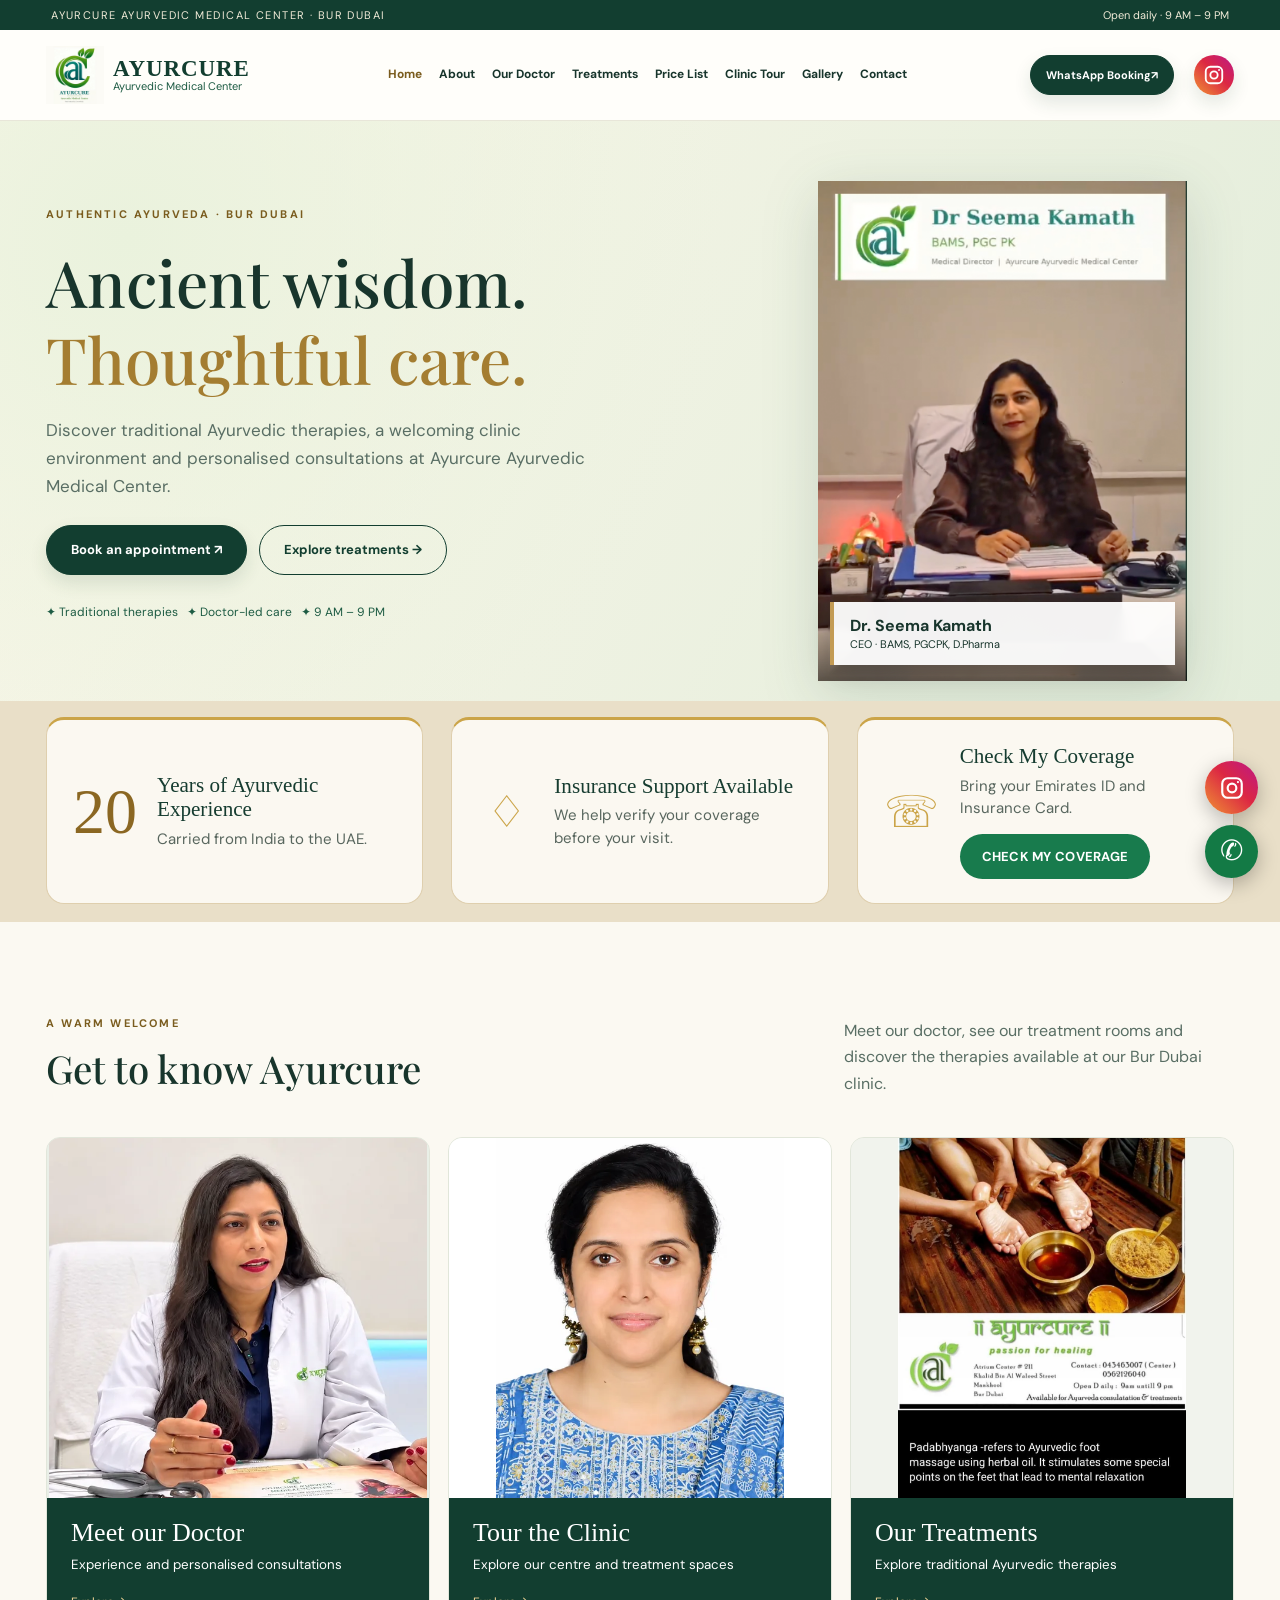
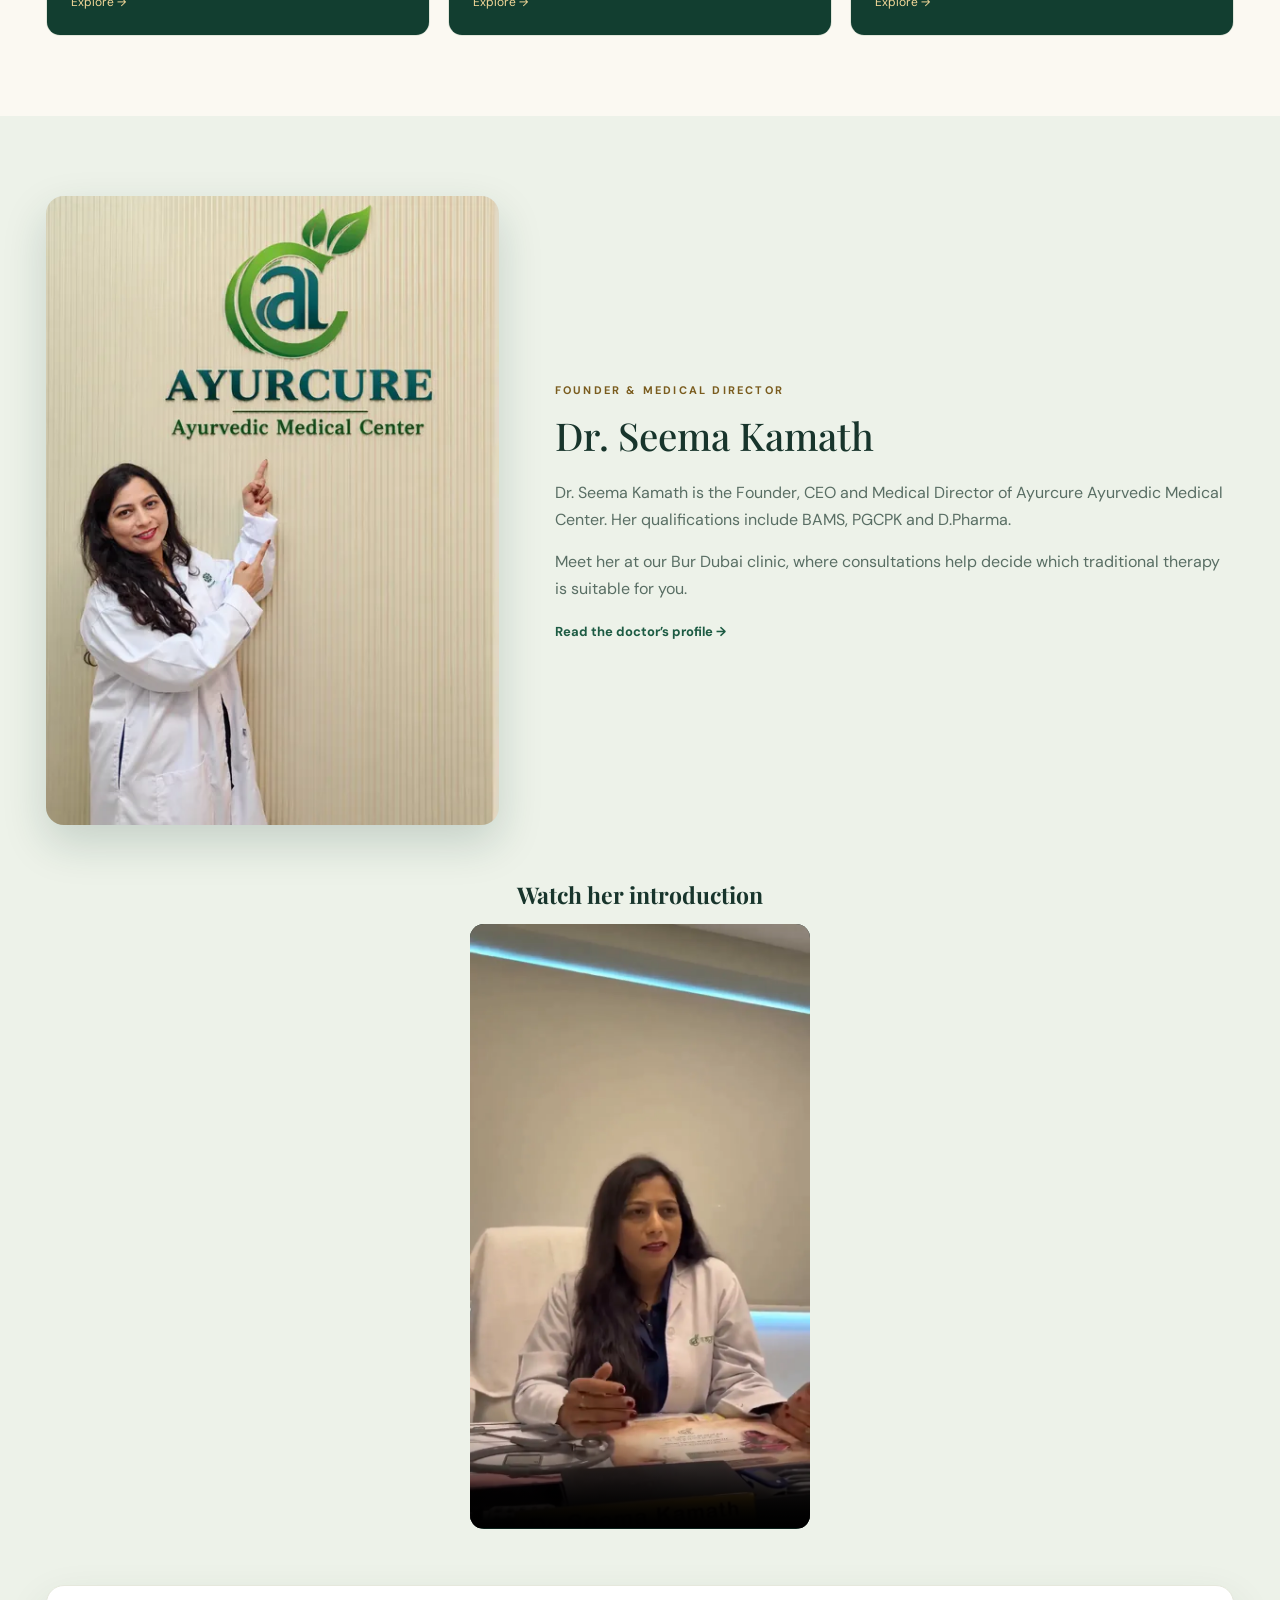
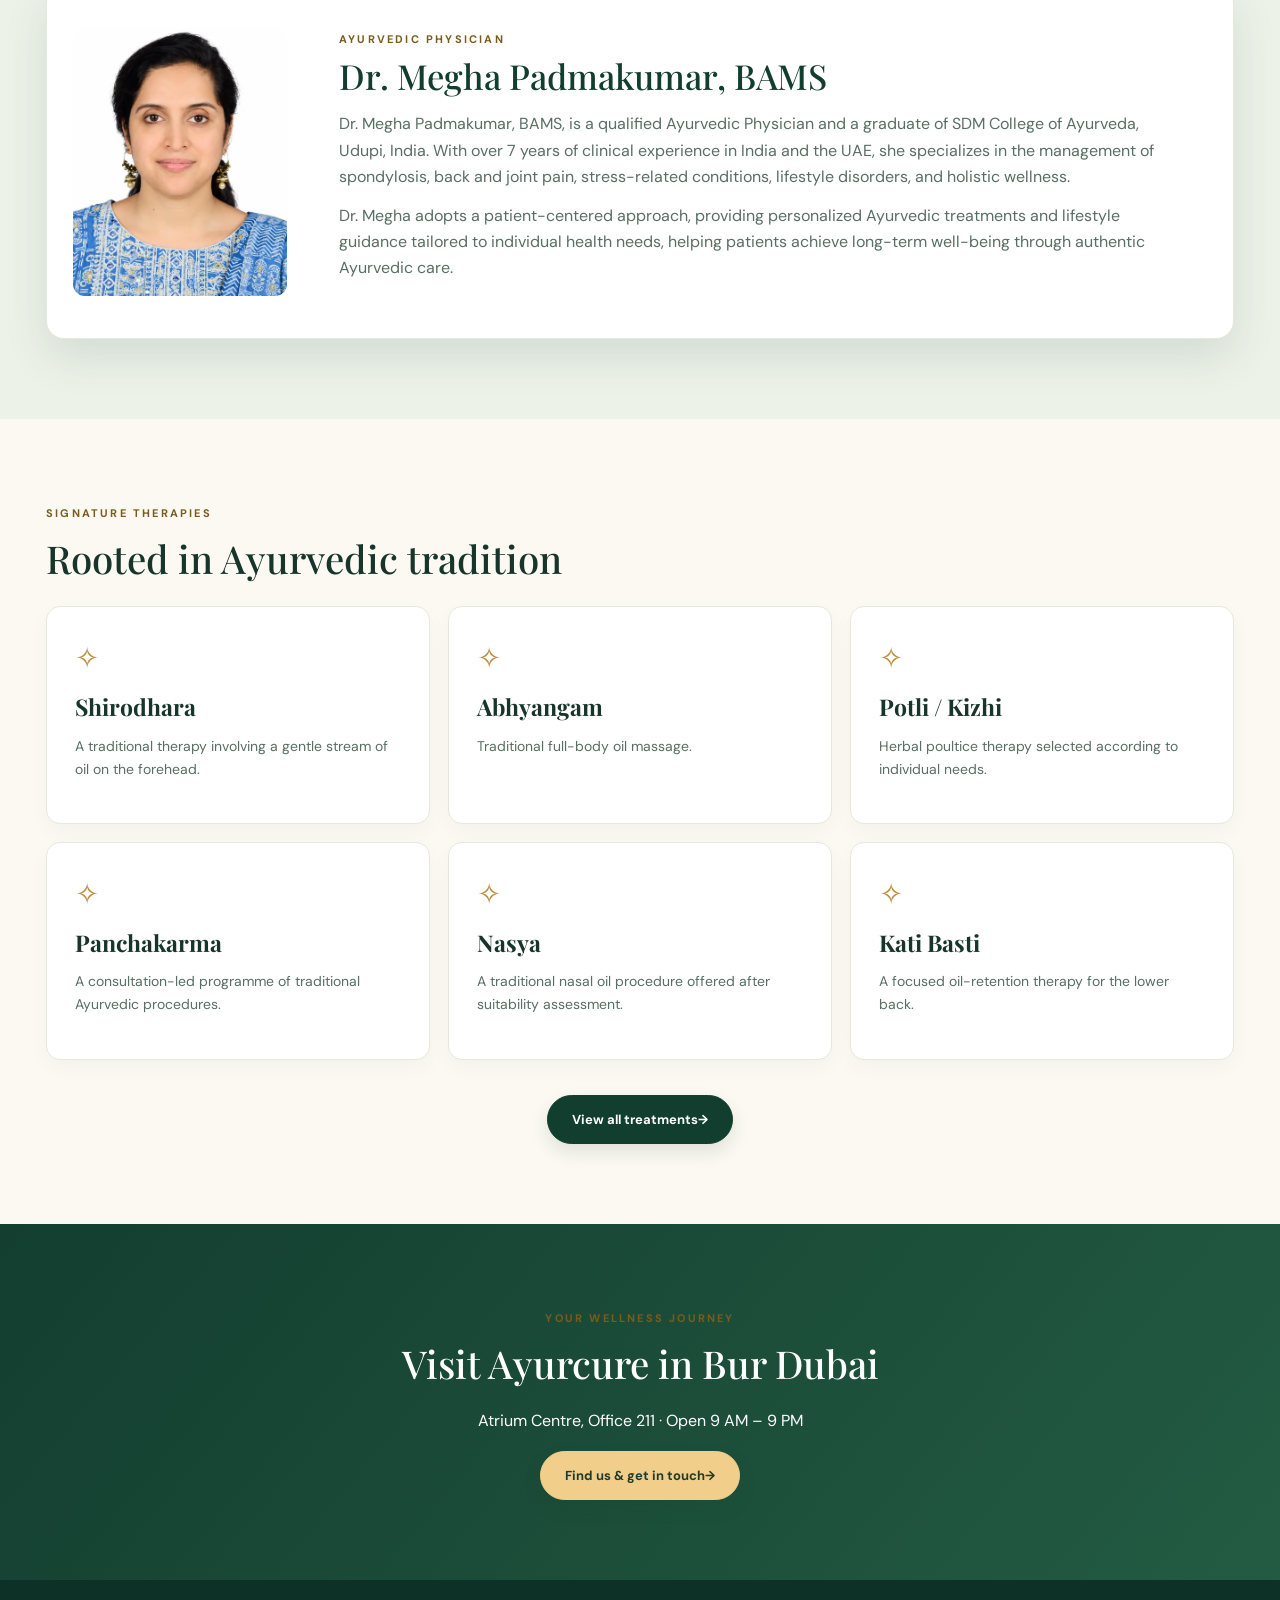
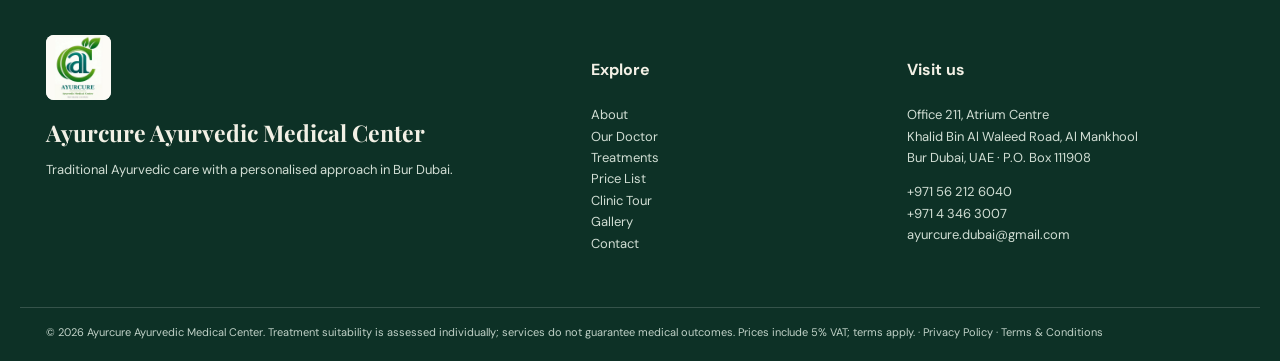
<file: index.html>
<!DOCTYPE html>
<html lang="en"><head><meta charset="utf-8"><meta name="viewport" content="width=device-width,initial-scale=1"><title>Ayurvedic Clinic in Bur Dubai | Ayurcure</title><meta name="description" content="Doctor-led Ayurvedic treatments in Bur Dubai: Shirodhara, Abhyangam, Panchakarma and more. Open daily 9 AM–9 PM. Book on WhatsApp."><link rel="canonical" href="https://www.myayurcure.net/"><meta name="robots" content="index,follow,max-image-preview:large"><meta name="theme-color" content="#123e30"><meta property="og:type" content="website"><meta property="og:site_name" content="Ayurcure Ayurvedic Medical Center"><meta property="og:title" content="Ayurvedic Clinic in Bur Dubai | Ayurcure"><meta property="og:description" content="Doctor-led Ayurvedic treatments in Bur Dubai: Shirodhara, Abhyangam, Panchakarma and more. Open daily 9 AM–9 PM. Book on WhatsApp."><meta property="og:url" content="https://www.myayurcure.net/"><meta property="og:image" content="https://www.myayurcure.net/branding/og-image.jpg"><meta property="og:image:width" content="1200"><meta property="og:image:height" content="630"><meta property="og:locale" content="en_AE"><meta name="twitter:card" content="summary_large_image"><meta name="twitter:title" content="Ayurvedic Clinic in Bur Dubai | Ayurcure"><meta name="twitter:description" content="Doctor-led Ayurvedic treatments in Bur Dubai: Shirodhara, Abhyangam, Panchakarma and more. Open daily 9 AM–9 PM. Book on WhatsApp."><meta name="twitter:image" content="https://www.myayurcure.net/branding/og-image.jpg"><link rel="icon" href="/favicon.ico" sizes="any"><link rel="icon" href="/favicon-32.png" type="image/png" sizes="32x32"><link rel="apple-touch-icon" href="/apple-touch-icon.png"><link rel="preconnect" href="https://fonts.googleapis.com"><link rel="preconnect" href="https://fonts.gstatic.com" crossorigin><link rel="stylesheet" href="https://fonts.googleapis.com/css2?family=DM+Sans:wght@400;600;700&family=Playfair+Display:wght@500;600;700&display=swap"><link rel="preload" as="image" href="branding/dr-seema-ceo.png" fetchpriority="high"><script type="application/ld+json">{"@context": "https://schema.org", "@type": "MedicalClinic", "name": "Ayurcure Ayurvedic Medical Center", "url": "https://www.myayurcure.net/", "image": "https://www.myayurcure.net/branding/og-image.jpg", "sameAs": ["https://www.instagram.com/ayurcureayurveda/"], "telephone": "+971562126040", "email": "ayurcure.dubai@gmail.com", "medicalSpecialty": "Ayurveda", "priceRange": "AED 99 - AED 2,800+", "address": {"@type": "PostalAddress", "streetAddress": "Office 211, Atrium Centre, Khalid Bin Al Waleed Road, Al Mankhool", "addressLocality": "Bur Dubai", "addressRegion": "Dubai", "addressCountry": "AE"}, "hasMap": "https://maps.app.goo.gl/LZnD4BuZsYYrTYvo7", "openingHoursSpecification": [{"@type": "OpeningHoursSpecification", "dayOfWeek": ["Monday", "Tuesday", "Wednesday", "Thursday", "Friday", "Saturday", "Sunday"], "opens": "09:00", "closes": "21:00"}], "founder": {"@type": "Person", "name": "Dr. Seema Kamath"}}</script><link rel="stylesheet" href="style.css?v=20261102"></head><body><a class="skip" href="#main">Skip to content</a><div class="topline">AYURCURE AYURVEDIC MEDICAL CENTER · BUR DUBAI <span>Open daily · 9 AM – 9 PM</span></div><header><div class="shell header"><a class="identity" href="index.html"><img alt="Ayurcure emblem" src="branding/logo.jpg" width="58" height="63"/><span><strong>AYURCURE</strong><small>Ayurvedic Medical Center</small></span></a><button class="hamburger" id="menu" type="button" aria-label="Toggle menu" aria-expanded="false" aria-controls="nav">☰</button><nav id="nav" aria-label="Main"><a class="active" aria-current="page" href="index.html">Home</a><a href="about.html">About</a><a href="doctors.html">Our Doctor</a><a href="treatments.html">Treatments</a><a href="pricing.html">Price List</a><a href="clinic-tour.html">Clinic Tour</a><a href="gallery.html">Gallery</a><a href="contact.html">Contact</a></nav><a class="btn small desktop" href="https://wa.me/971562126040?text=Hello%20Ayurcure%2C%20I%20would%20like%20to%20enquire%20about%20an%20appointment." rel="noopener" target="_blank">WhatsApp Booking <span aria-hidden="true">↗</span></a><a class="igbtn desktop" href="https://www.instagram.com/ayurcureayurveda/" target="_blank" rel="noopener noreferrer" aria-label="Ayurcure on Instagram"><svg width="22" height="22" viewBox="0 0 24 24" fill="none" stroke="currentColor" stroke-width="2" stroke-linecap="round" stroke-linejoin="round" aria-hidden="true"><rect x="3" y="3" width="18" height="18" rx="5"/><circle cx="12" cy="12" r="4"/><circle cx="17.5" cy="6.5" r="1" fill="currentColor" stroke="none"/></svg></a></div></header><main id="main"><section class="hero"><div class="shell hero-grid"><div class="herotext"><span class="eyebrow">AUTHENTIC AYURVEDA · BUR DUBAI</span><h1>Ancient wisdom.<br/><i>Thoughtful care.</i></h1><p>Discover traditional Ayurvedic therapies, a welcoming clinic environment and personalised consultations at Ayurcure Ayurvedic Medical Center.</p><div class="actions"><a class="btn" href="https://wa.me/971562126040?text=Hello%20Ayurcure%2C%20I%20would%20like%20to%20enquire%20about%20an%20appointment." rel="noopener" target="_blank">Book an appointment ↗</a><a class="btn ghost" href="treatments.html">Explore treatments →</a></div><div class="minifeatures">✦ Traditional therapies   ✦ Doctor-led care   ✦ 9 AM – 9 PM</div></div><div class="heroimage"><div class="doctor-photo-frame"><img alt="Dr. Seema Kamath" src="branding/dr-seema-ceo.png"/><div class="doctorlabel"><strong>Dr. Seema Kamath</strong><span>CEO · BAMS, PGCPK, D.Pharma</span></div></div></div></div></section><section class="legacy-insurance-banner" aria-label="Experience and insurance information"><div class="shell legacy-insurance-grid"><div class="legacy-info-card"><span class="legacy-number">20</span><div><p class="legacy-title">Years of Ayurvedic Experience</p><p>Carried from India to the UAE.</p></div></div><div class="legacy-info-card"><span class="legacy-symbol" aria-hidden="true">♢</span><div><p class="legacy-title">Insurance Support Available</p><p>We help verify your coverage before your visit.</p></div></div><div class="legacy-info-card"><span class="legacy-symbol" aria-hidden="true">☏</span><div><p class="legacy-title">Check My Coverage</p><p>Bring your Emirates ID and Insurance Card.</p><a class="legacy-coverage-btn" href="https://wa.me/971562126040?text=Hello%20Ayurcure%2C%20I%20would%20like%20to%20check%20my%20insurance%20coverage%20for%20Ayurvedic%20treatments.%20Please%20advise%20what%20information%20is%20required." target="_blank" rel="noopener noreferrer">CHECK MY COVERAGE</a></div></div></div></section><section class="shell section"><div class="sectiontop"><div><span class="eyebrow">A WARM WELCOME</span><h2>Get to know Ayurcure</h2></div><p>Meet our doctor, see our treatment rooms and discover the therapies available at our Bur Dubai clinic.</p></div><div class="cards"><a class="tile" href="doctors.html"><img class="seemaimg" alt="Dr. Seema Kamath, Founder and Medical Director of Ayurcure, speaking with patients" loading="lazy" decoding="async" width="640" height="608" src="photos/dr-seema-tile-640.webp" srcset="photos/dr-seema-tile-640.webp 640w, photos/dr-seema-tile-960.webp 960w" sizes="(max-width:540px) 92vw, (max-width:850px) 46vw, 400px"/><span class="tilecontent"><strong>Meet our Doctor</strong><small>Experience and personalised consultations</small><em>Explore <span aria-hidden="true">→</span></em></span></a><a class="tile" href="clinic-tour.html"><img class="faceimg" alt="Tour the Clinic: Dr. Megha Padmakumar, Ayurvedic Physician at Ayurcure" loading="lazy" decoding="async" width="480" height="600" src="photos/dr-megha-480.webp" srcset="photos/dr-megha-480.webp 480w, photos/dr-megha-768.webp 768w" sizes="(max-width:540px) 92vw, (max-width:850px) 46vw, 400px"/><span class="tilecontent"><strong>Tour the Clinic</strong><small>Explore our centre and treatment spaces</small><em>Explore <span aria-hidden="true">→</span></em></span></a><a class="tile" href="treatments.html"><img alt="Ayurvedic herbal treatment at Ayurcure" loading="lazy" src="photos/photo-12.webp"/><span class="tilecontent"><strong>Our Treatments</strong><small>Explore traditional Ayurvedic therapies</small><em>Explore <span aria-hidden="true">→</span></em></span></a></div></section><section class="section soft"><div class="shell meet"><figure class="meetphoto"><img src="photos/dr-seema-clinic-1024.webp" srcset="photos/dr-seema-clinic-480.webp 480w, photos/dr-seema-clinic-768.webp 768w, photos/dr-seema-clinic-1024.webp 1024w" sizes="(max-width:850px) 92vw, 450px" width="1024" height="1422" loading="lazy" decoding="async" alt="Dr. Seema at Ayurcure Ayurvedic Medical Center beneath the Ayurcure clinic logo"></figure><div class="meettext"><span class="eyebrow">FOUNDER &amp; MEDICAL DIRECTOR</span><h2>Dr. Seema Kamath</h2><p>Dr. Seema Kamath is the Founder, CEO and Medical Director of Ayurcure Ayurvedic Medical Center. Her qualifications include BAMS, PGCPK and D.Pharma.</p><p>Meet her at our Bur Dubai clinic, where consultations help decide which traditional therapy is suitable for you.</p><a class="textlink" href="doctors.html">Read the doctor’s profile <span aria-hidden="true">→</span></a></div><div class="meetvideo"><h3>Watch her introduction</h3><div class="vwrap"><video controls playsinline preload="none" poster="posters/doctor-intro.webp" width="720" height="1280" aria-label="Introduction by Dr. Seema Kamath"><source src="doctor-intro-kn.mp4" type="video/mp4">Your browser does not support video playback.</video></div></div><article class="profile" aria-labelledby="megha-name"><figure class="profilephoto"><img src="photos/dr-megha-768.webp" srcset="photos/dr-megha-480.webp 480w, photos/dr-megha-768.webp 768w" sizes="(max-width:850px) 92vw, 380px" width="768" height="960" loading="lazy" decoding="async" alt="Portrait of Dr. Megha Padmakumar, Ayurvedic Physician at Ayurcure"></figure><div class="profiletext"><span class="eyebrow">AYURVEDIC PHYSICIAN</span><h3 id="megha-name">Dr. Megha Padmakumar, BAMS</h3><p>Dr. Megha Padmakumar, BAMS, is a qualified Ayurvedic Physician and a graduate of SDM College of Ayurveda, Udupi, India. With over 7 years of clinical experience in India and the UAE, she specializes in the management of spondylosis, back and joint pain, stress-related conditions, lifestyle disorders, and holistic wellness.</p><p>Dr. Megha adopts a patient-centered approach, providing personalized Ayurvedic treatments and lifestyle guidance tailored to individual health needs, helping patients achieve long-term well-being through authentic Ayurvedic care.</p></div></article></div></section><section class="shell section"><span class="eyebrow">SIGNATURE THERAPIES</span><h2>Rooted in Ayurvedic tradition</h2><div class="treatmentgrid"><a class="treatcard" href="treatments.html"><span aria-hidden="true">✧</span><h3>Shirodhara</h3><p>A traditional therapy involving a gentle stream of oil on the forehead.</p></a><a class="treatcard" href="treatments.html"><span aria-hidden="true">✧</span><h3>Abhyangam</h3><p>Traditional full-body oil massage.</p></a><a class="treatcard" href="treatments.html"><span aria-hidden="true">✧</span><h3>Potli / Kizhi</h3><p>Herbal poultice therapy selected according to individual needs.</p></a><a class="treatcard" href="treatments.html"><span aria-hidden="true">✧</span><h3>Panchakarma</h3><p>A consultation-led programme of traditional Ayurvedic procedures.</p></a><a class="treatcard" href="treatments.html"><span aria-hidden="true">✧</span><h3>Nasya</h3><p>A traditional nasal oil procedure offered after suitability assessment.</p></a><a class="treatcard" href="treatments.html"><span aria-hidden="true">✧</span><h3>Kati Basti</h3><p>A focused oil-retention therapy for the lower back.</p></a></div><div class="center"><a class="btn" href="treatments.html">View all treatments <span aria-hidden="true">→</span></a></div></section><section class="section cta"><div class="shell"><span class="eyebrow">YOUR WELLNESS JOURNEY</span><h2>Visit Ayurcure in Bur Dubai</h2><p>Atrium Centre, Office 211 · Open 9 AM – 9 PM</p><a class="btn gold" href="contact.html">Find us &amp; get in touch <span aria-hidden="true">→</span></a></div></section></main><footer><div class="shell footergrid"><div><img class="footlogo" src="branding/logo.jpg" alt="Ayurcure emblem" width="65" height="65" loading="lazy"><h3>Ayurcure Ayurvedic Medical Center</h3><p>Traditional Ayurvedic care with a personalised approach in Bur Dubai.</p></div><div><h4>Explore</h4><p><a href="about.html">About</a><br><a href="doctors.html">Our Doctor</a><br><a href="treatments.html">Treatments</a><br><a href="pricing.html">Price List</a><br><a href="clinic-tour.html">Clinic Tour</a><br><a href="gallery.html">Gallery</a><br><a href="contact.html">Contact</a></p></div><div><h4>Visit us</h4><p>Office 211, Atrium Centre<br>Khalid Bin Al Waleed Road, Al Mankhool<br>Bur Dubai, UAE · P.O. Box 111908</p><p><a href="tel:+971562126040">+971 56 212 6040</a><br><a href="tel:+97143463007">+971 4 346 3007</a><br><a href="mailto:ayurcure.dubai@gmail.com">ayurcure.dubai@gmail.com</a></p></div></div><div class="shell fine">© 2026 Ayurcure Ayurvedic Medical Center. Treatment suitability is assessed individually; services do not guarantee medical outcomes. Prices include 5% VAT; terms apply. · <a href="privacy.html">Privacy Policy</a> · <a href="terms.html">Terms &amp; Conditions</a></div></footer><a class="floatig" href="https://www.instagram.com/ayurcureayurveda/" target="_blank" rel="noopener noreferrer" aria-label="Ayurcure on Instagram"><svg width="22" height="22" viewBox="0 0 24 24" fill="none" stroke="currentColor" stroke-width="2" stroke-linecap="round" stroke-linejoin="round" aria-hidden="true"><rect x="3" y="3" width="18" height="18" rx="5"/><circle cx="12" cy="12" r="4"/><circle cx="17.5" cy="6.5" r="1" fill="currentColor" stroke="none"/></svg></a><a aria-label="Enquire on WhatsApp" class="floatwa" href="https://wa.me/971562126040?text=Hello%20Ayurcure%2C%20I%20would%20like%20to%20enquire%20about%20an%20appointment." rel="noopener" target="_blank"><span aria-hidden="true">✆</span></a><div class="mbar" role="group" aria-label="Quick contact"><a href="tel:+971562126040">Call</a><a href="https://wa.me/971562126040?text=Hello%20Ayurcure%2C%20I%20would%20like%20to%20enquire%20about%20an%20appointment." target="_blank" rel="noopener">WhatsApp</a><a href="https://www.instagram.com/ayurcureayurveda/" target="_blank" rel="noopener noreferrer" aria-label="Ayurcure on Instagram">Instagram</a><a href="https://maps.app.goo.gl/LZnD4BuZsYYrTYvo7" target="_blank" rel="noopener">Directions</a></div><script src="site.js" defer></script></body></html>
</file>
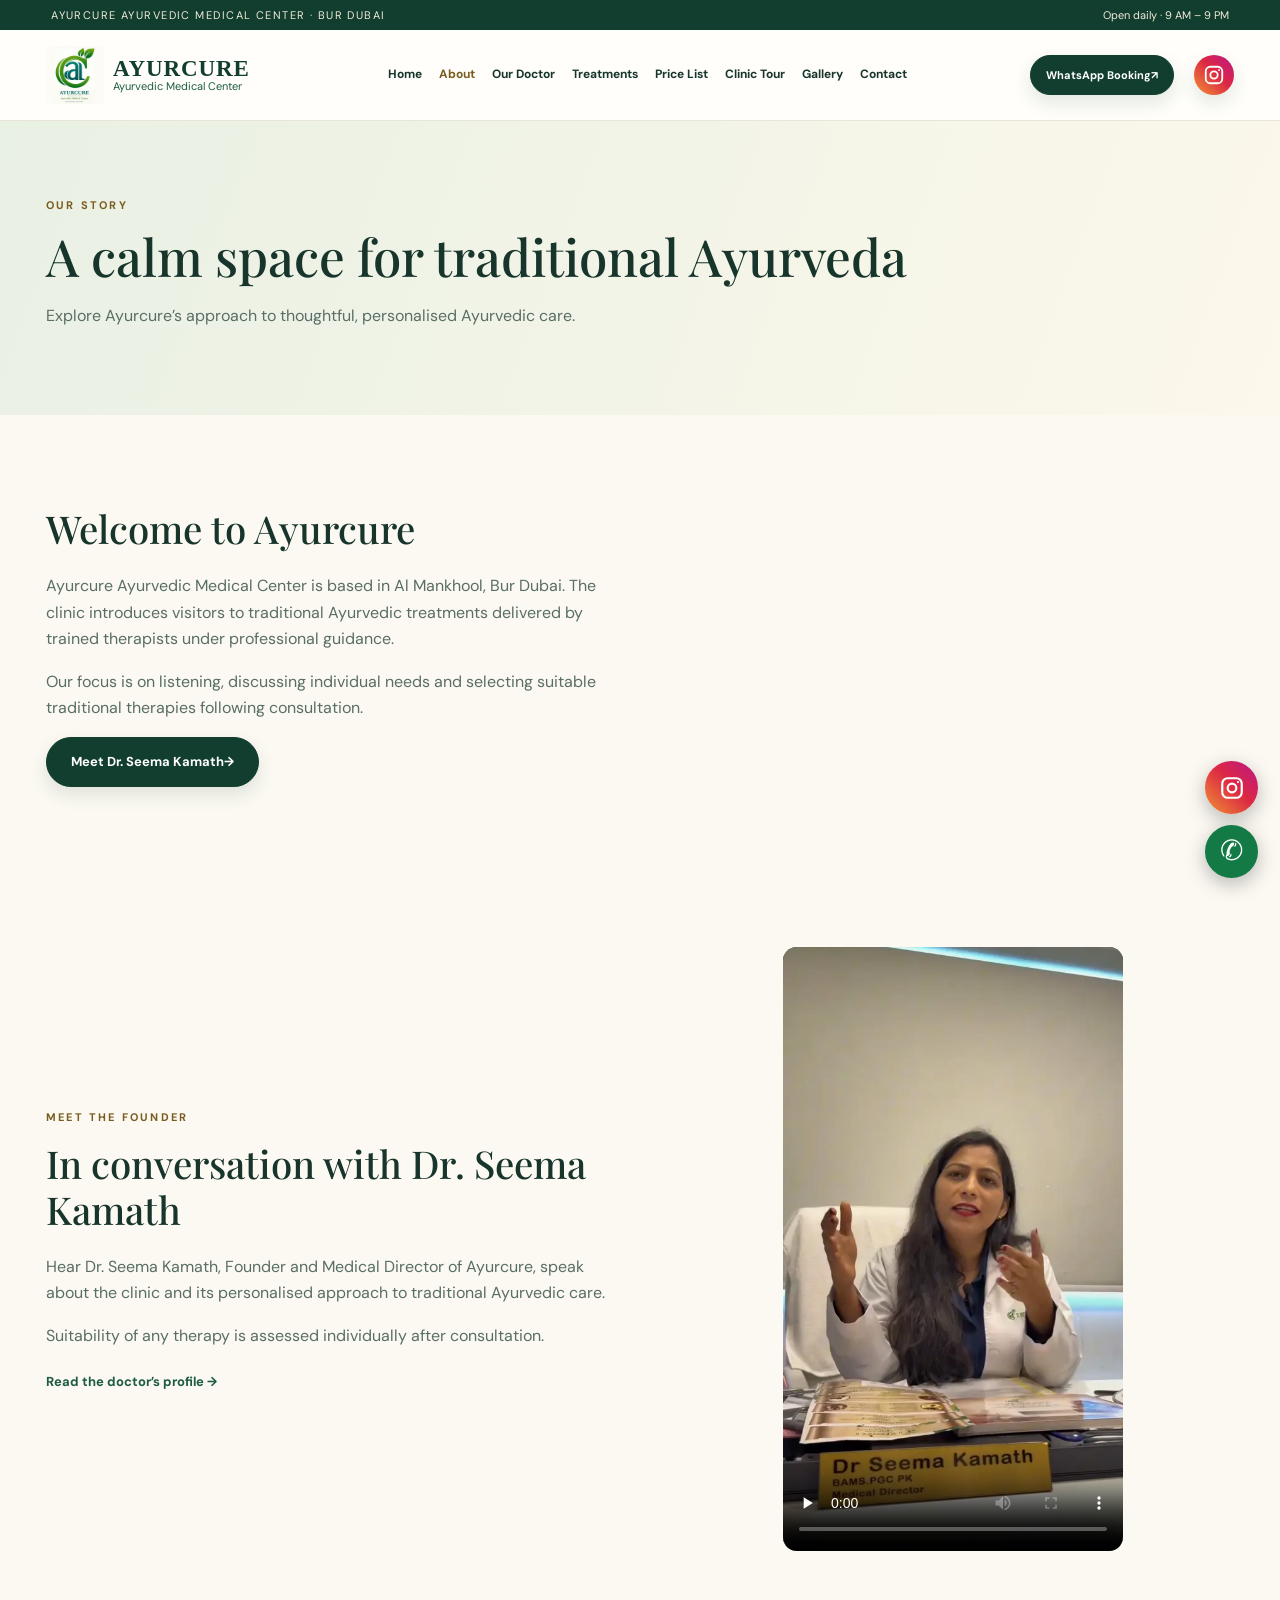
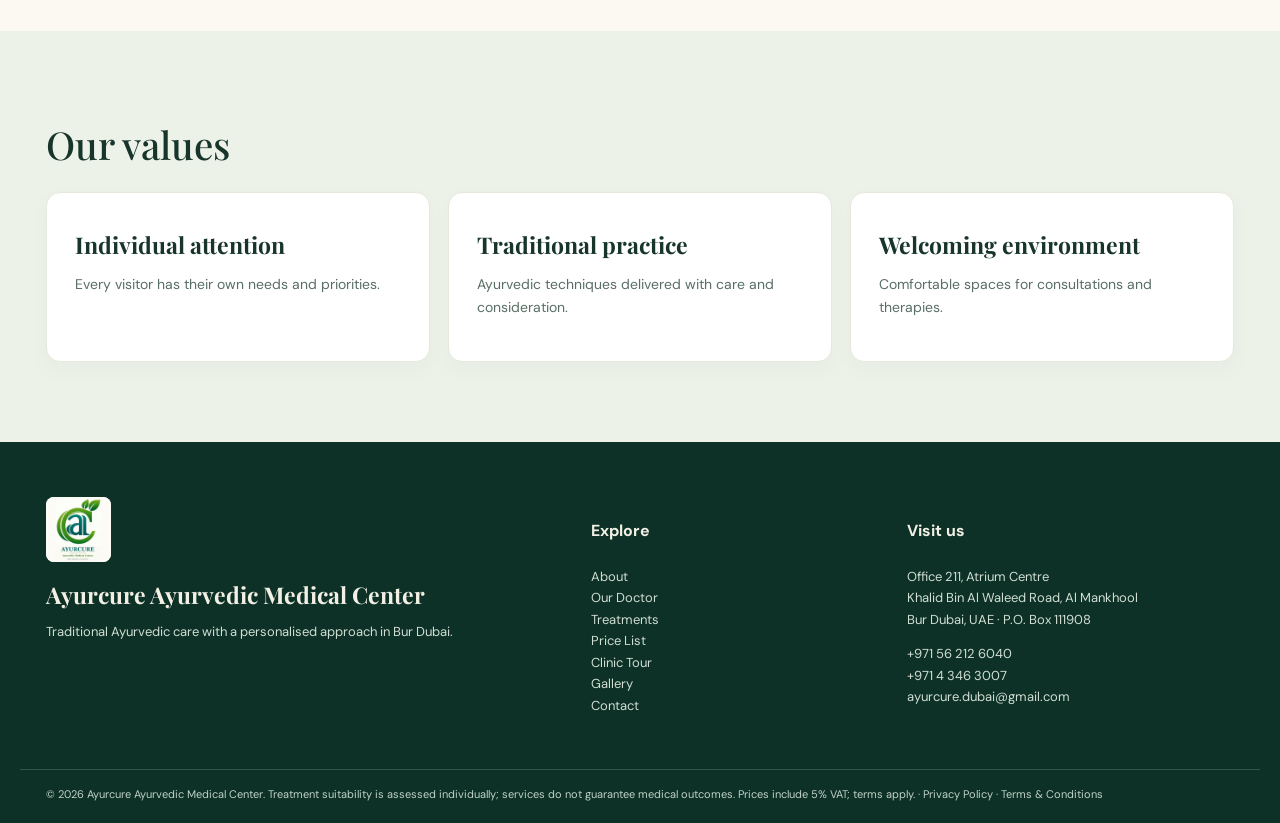
<file: about.html>
<!doctype html><html lang="en"><head><meta charset="utf-8"><meta name="viewport" content="width=device-width,initial-scale=1"><title>About Ayurcure | Ayurveda Center, Al Mankhool</title><meta name="description" content="Learn about Ayurcure’s personalised, traditional Ayurvedic care at Atrium Centre, Al Mankhool, Bur Dubai."><link rel="canonical" href="https://www.myayurcure.net/about"><meta name="robots" content="index,follow,max-image-preview:large"><meta name="theme-color" content="#123e30"><meta property="og:type" content="website"><meta property="og:site_name" content="Ayurcure Ayurvedic Medical Center"><meta property="og:title" content="About Ayurcure | Ayurveda Center, Al Mankhool"><meta property="og:description" content="Learn about Ayurcure’s personalised, traditional Ayurvedic care at Atrium Centre, Al Mankhool, Bur Dubai."><meta property="og:url" content="https://www.myayurcure.net/about"><meta property="og:image" content="https://www.myayurcure.net/branding/og-image.jpg"><meta property="og:image:width" content="1200"><meta property="og:image:height" content="630"><meta property="og:locale" content="en_AE"><meta name="twitter:card" content="summary_large_image"><meta name="twitter:title" content="About Ayurcure | Ayurveda Center, Al Mankhool"><meta name="twitter:description" content="Learn about Ayurcure’s personalised, traditional Ayurvedic care at Atrium Centre, Al Mankhool, Bur Dubai."><meta name="twitter:image" content="https://www.myayurcure.net/branding/og-image.jpg"><link rel="icon" href="/favicon.ico" sizes="any"><link rel="icon" href="/favicon-32.png" type="image/png" sizes="32x32"><link rel="apple-touch-icon" href="/apple-touch-icon.png"><link rel="preconnect" href="https://fonts.googleapis.com"><link rel="preconnect" href="https://fonts.gstatic.com" crossorigin><link rel="stylesheet" href="https://fonts.googleapis.com/css2?family=DM+Sans:wght@400;600;700&family=Playfair+Display:wght@500;600;700&display=swap"><link rel="stylesheet" href="style.css?v=20261102"></head><body><a class="skip" href="#main">Skip to content</a><div class="topline">AYURCURE AYURVEDIC MEDICAL CENTER · BUR DUBAI <span>Open daily · 9 AM – 9 PM</span></div><header><div class="shell header"><a class="identity" href="index.html"><img src="branding/logo.jpg" alt="Ayurcure emblem" width="58" height="63"><span><strong>AYURCURE</strong><small>Ayurvedic Medical Center</small></span></a><button class="hamburger" id="menu" type="button" aria-label="Toggle menu" aria-expanded="false" aria-controls="nav">☰</button><nav id="nav" aria-label="Main"><a href="index.html">Home</a><a class="active" aria-current="page" href="about.html">About</a><a href="doctors.html">Our Doctor</a><a href="treatments.html">Treatments</a><a href="pricing.html">Price List</a><a href="clinic-tour.html">Clinic Tour</a><a href="gallery.html">Gallery</a><a href="contact.html">Contact</a></nav><a class="btn small desktop" href="https://wa.me/971562126040?text=Hello%20Ayurcure%2C%20I%20would%20like%20to%20enquire%20about%20an%20appointment." target="_blank" rel="noopener">WhatsApp Booking <span aria-hidden="true">↗</span></a><a class="igbtn desktop" href="https://www.instagram.com/ayurcureayurveda/" target="_blank" rel="noopener noreferrer" aria-label="Ayurcure on Instagram"><svg width="22" height="22" viewBox="0 0 24 24" fill="none" stroke="currentColor" stroke-width="2" stroke-linecap="round" stroke-linejoin="round" aria-hidden="true"><rect x="3" y="3" width="18" height="18" rx="5"/><circle cx="12" cy="12" r="4"/><circle cx="17.5" cy="6.5" r="1" fill="currentColor" stroke="none"/></svg></a></div></header><main id="main"><section class="pagehero"><div class="shell"><span class="eyebrow">OUR STORY</span><h1>A calm space for traditional Ayurveda</h1><p>Explore Ayurcure’s approach to thoughtful, personalised Ayurvedic care.</p></div></section><section class="shell section split"><div><h2>Welcome to Ayurcure</h2><p>Ayurcure Ayurvedic Medical Center is based in Al Mankhool, Bur Dubai. The clinic introduces visitors to traditional Ayurvedic treatments delivered by trained therapists under professional guidance.</p><p>Our focus is on listening, discussing individual needs and selecting suitable traditional therapies following consultation.</p><a class="btn" href="doctors.html">Meet Dr. Seema Kamath <span aria-hidden="true">→</span></a></div></section><section class="section aboutfeature"><div class="shell split"><div><span class="eyebrow">MEET THE FOUNDER</span><h2>In conversation with Dr. Seema Kamath</h2><p>Hear Dr. Seema Kamath, Founder and Medical Director of Ayurcure, speak about the clinic and its personalised approach to traditional Ayurvedic care.</p><p>Suitability of any therapy is assessed individually after consultation.</p><a class="textlink" href="doctors.html">Read the doctor’s profile <span aria-hidden="true">→</span></a></div><div class="vwrap"><video controls playsinline preload="none" poster="posters/doctor-interview-full.webp" width="720" height="1280" aria-label="Interview with Dr. Seema Kamath, Founder and Medical Director of Ayurcure"><source src="doctor-intro.mp4" type="video/mp4">Your browser does not support video playback.</video></div></div></section><section class="section soft"><div class="shell"><h2>Our values</h2><div class="treatmentgrid"><div class="treatcard"><h3>Individual attention</h3><p>Every visitor has their own needs and priorities.</p></div><div class="treatcard"><h3>Traditional practice</h3><p>Ayurvedic techniques delivered with care and consideration.</p></div><div class="treatcard"><h3>Welcoming environment</h3><p>Comfortable spaces for consultations and therapies.</p></div></div></div></section></main><footer><div class="shell footergrid"><div><img class="footlogo" src="branding/logo.jpg" alt="Ayurcure emblem" width="65" height="65" loading="lazy"><h3>Ayurcure Ayurvedic Medical Center</h3><p>Traditional Ayurvedic care with a personalised approach in Bur Dubai.</p></div><div><h4>Explore</h4><p><a href="about.html">About</a><br><a href="doctors.html">Our Doctor</a><br><a href="treatments.html">Treatments</a><br><a href="pricing.html">Price List</a><br><a href="clinic-tour.html">Clinic Tour</a><br><a href="gallery.html">Gallery</a><br><a href="contact.html">Contact</a></p></div><div><h4>Visit us</h4><p>Office 211, Atrium Centre<br>Khalid Bin Al Waleed Road, Al Mankhool<br>Bur Dubai, UAE · P.O. Box 111908</p><p><a href="tel:+971562126040">+971 56 212 6040</a><br><a href="tel:+97143463007">+971 4 346 3007</a><br><a href="mailto:ayurcure.dubai@gmail.com">ayurcure.dubai@gmail.com</a></p></div></div><div class="shell fine">© 2026 Ayurcure Ayurvedic Medical Center. Treatment suitability is assessed individually; services do not guarantee medical outcomes. Prices include 5% VAT; terms apply. · <a href="privacy.html">Privacy Policy</a> · <a href="terms.html">Terms &amp; Conditions</a></div></footer><a class="floatig" href="https://www.instagram.com/ayurcureayurveda/" target="_blank" rel="noopener noreferrer" aria-label="Ayurcure on Instagram"><svg width="22" height="22" viewBox="0 0 24 24" fill="none" stroke="currentColor" stroke-width="2" stroke-linecap="round" stroke-linejoin="round" aria-hidden="true"><rect x="3" y="3" width="18" height="18" rx="5"/><circle cx="12" cy="12" r="4"/><circle cx="17.5" cy="6.5" r="1" fill="currentColor" stroke="none"/></svg></a><a class="floatwa" href="https://wa.me/971562126040?text=Hello%20Ayurcure%2C%20I%20would%20like%20to%20enquire%20about%20an%20appointment." target="_blank" rel="noopener" aria-label="Enquire on WhatsApp"><span aria-hidden="true">✆</span></a><div class="mbar" role="group" aria-label="Quick contact"><a href="tel:+971562126040">Call</a><a href="https://wa.me/971562126040?text=Hello%20Ayurcure%2C%20I%20would%20like%20to%20enquire%20about%20an%20appointment." target="_blank" rel="noopener">WhatsApp</a><a href="https://www.instagram.com/ayurcureayurveda/" target="_blank" rel="noopener noreferrer" aria-label="Ayurcure on Instagram">Instagram</a><a href="https://maps.app.goo.gl/LZnD4BuZsYYrTYvo7" target="_blank" rel="noopener">Directions</a></div><script src="site.js" defer></script></body></html>
</file>
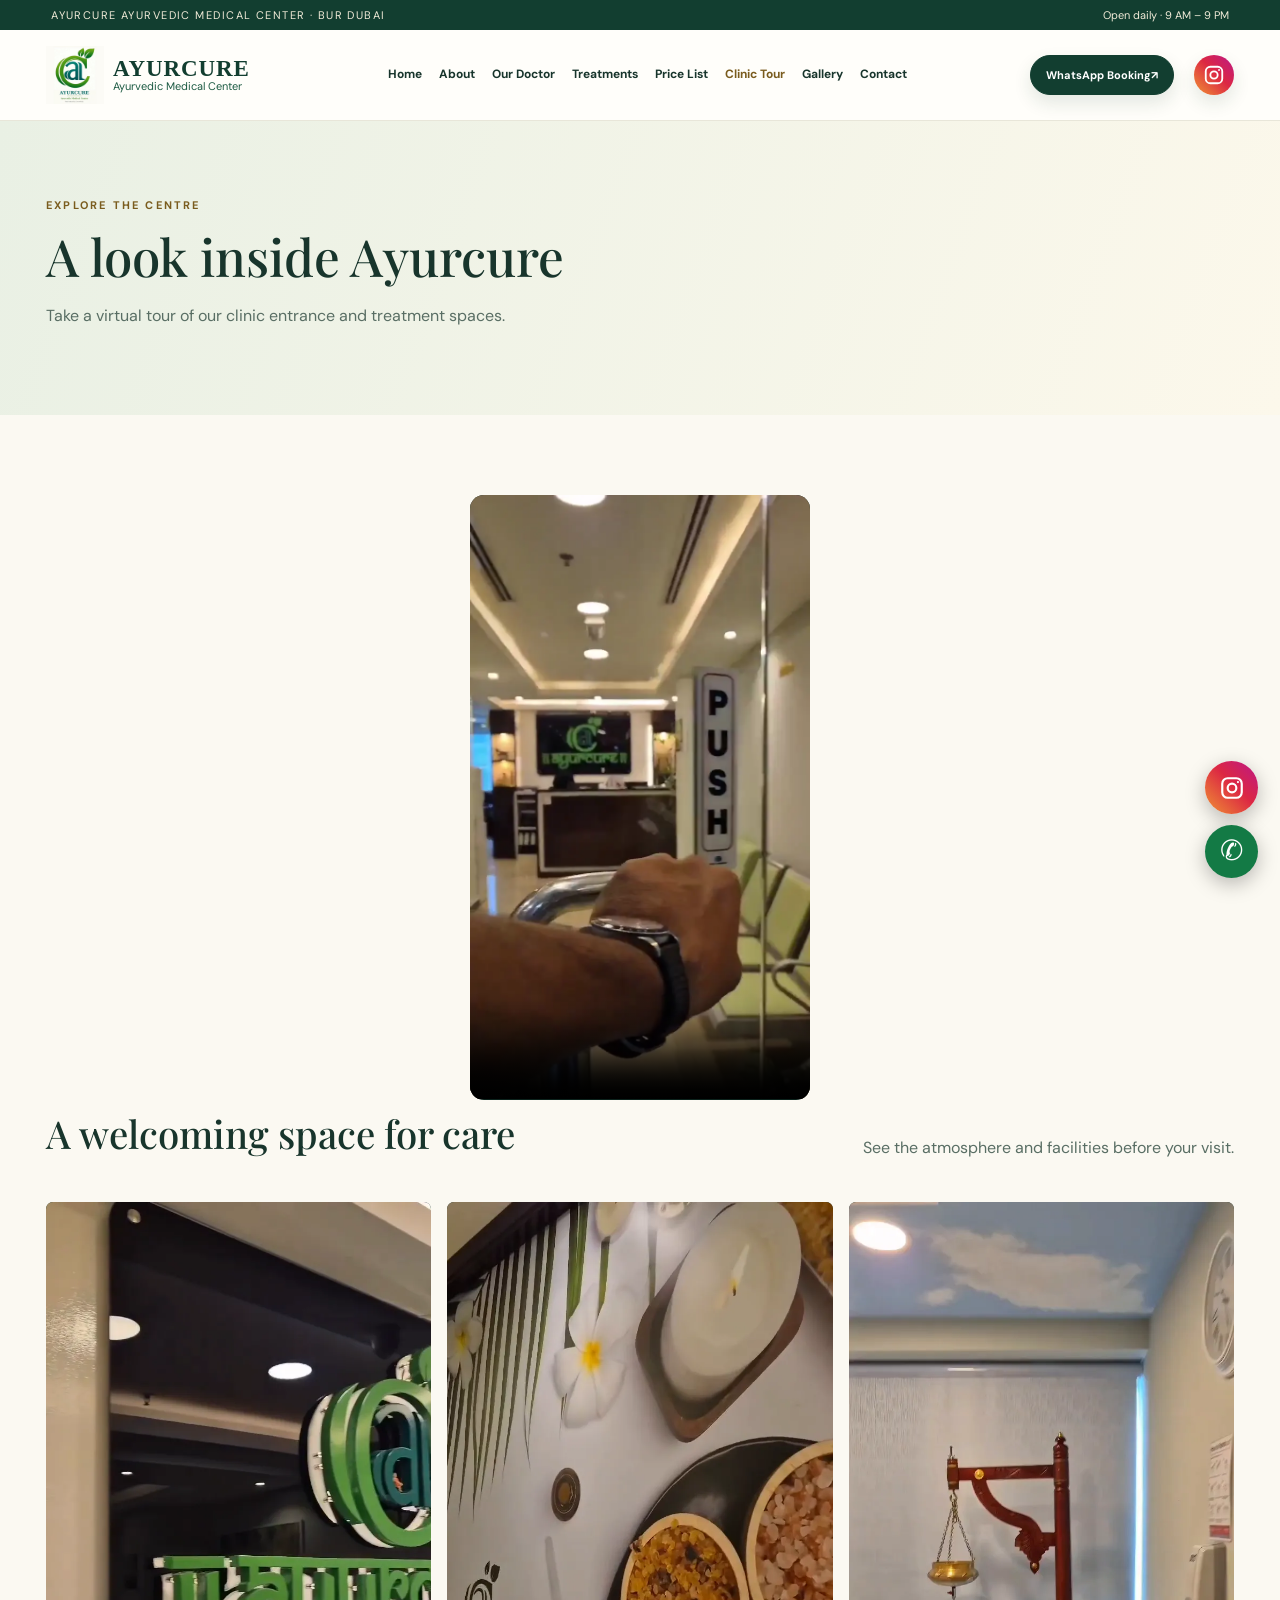
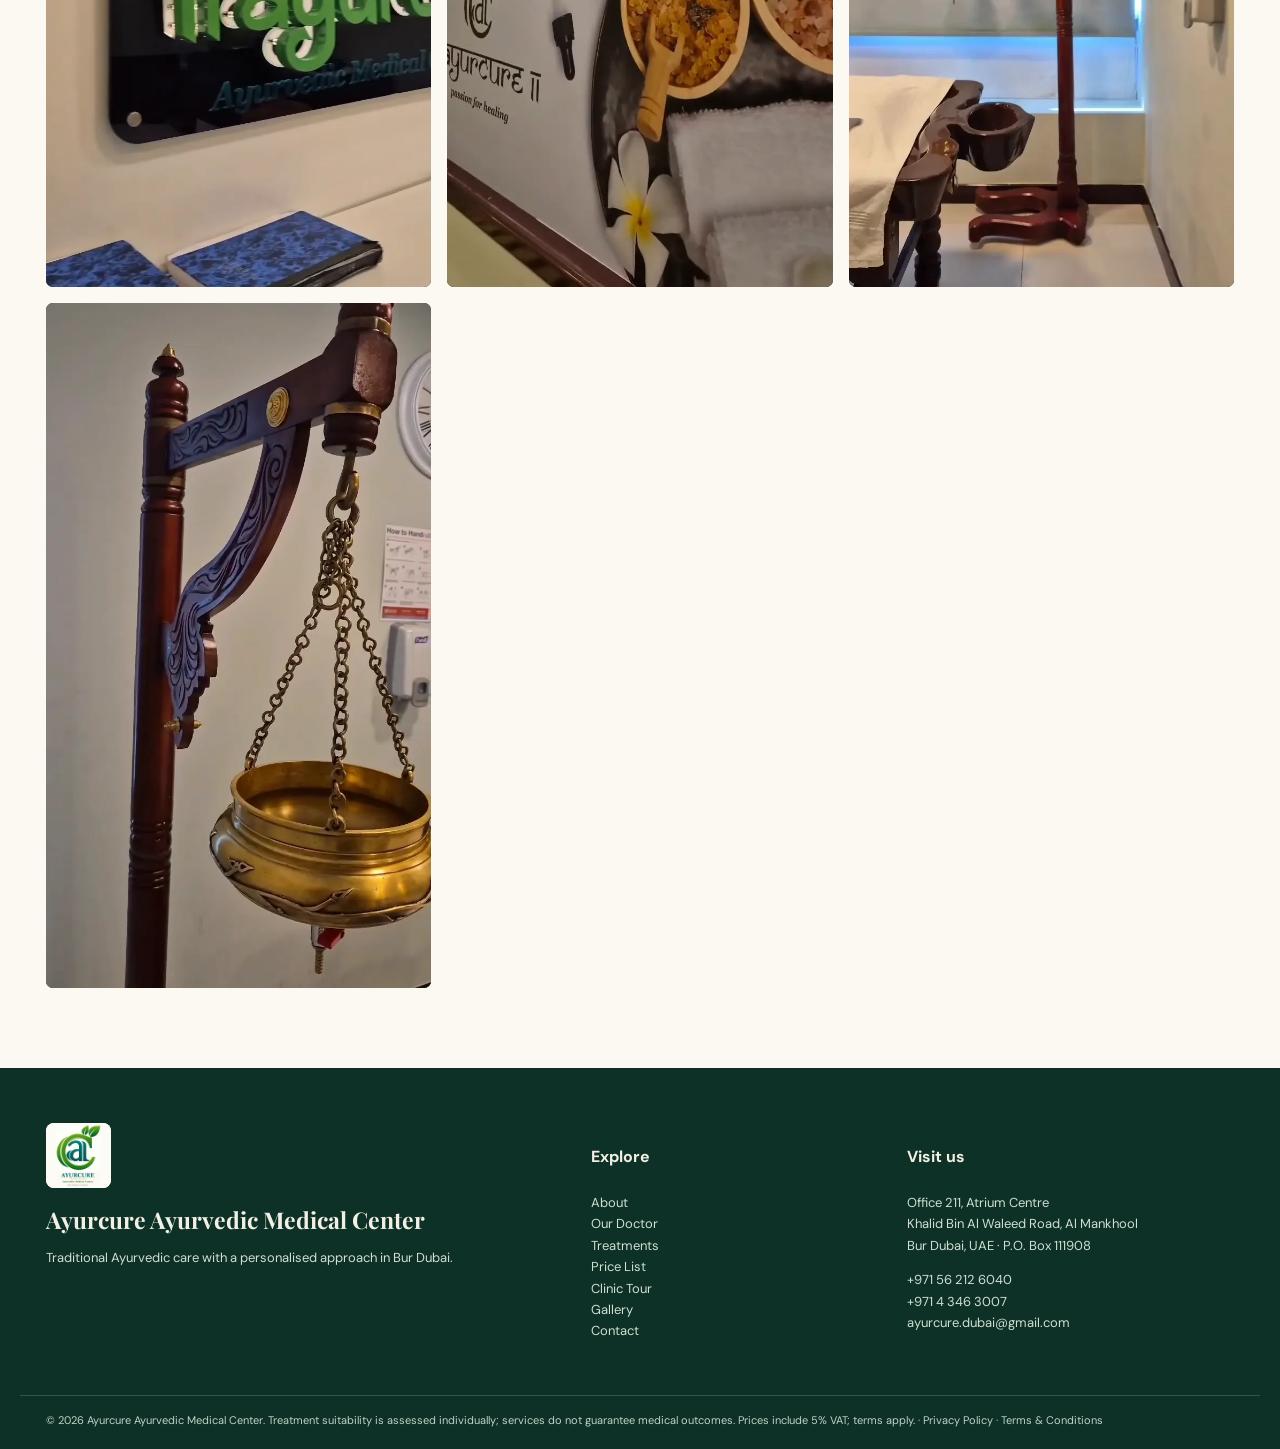
<file: clinic-tour.html>
<!doctype html><html lang="en"><head><meta charset="utf-8"><meta name="viewport" content="width=device-width,initial-scale=1"><title>Clinic Tour | Ayurcure Bur Dubai</title><meta name="description" content="Take a video tour of Ayurcure’s clinic entrance and treatment spaces at Atrium Centre, Bur Dubai."><link rel="canonical" href="https://www.myayurcure.net/clinic-tour"><meta name="robots" content="index,follow,max-image-preview:large"><meta name="theme-color" content="#123e30"><meta property="og:type" content="website"><meta property="og:site_name" content="Ayurcure Ayurvedic Medical Center"><meta property="og:title" content="Clinic Tour | Ayurcure Bur Dubai"><meta property="og:description" content="Take a video tour of Ayurcure’s clinic entrance and treatment spaces at Atrium Centre, Bur Dubai."><meta property="og:url" content="https://www.myayurcure.net/clinic-tour"><meta property="og:image" content="https://www.myayurcure.net/branding/og-image.jpg"><meta property="og:image:width" content="1200"><meta property="og:image:height" content="630"><meta property="og:locale" content="en_AE"><meta name="twitter:card" content="summary_large_image"><meta name="twitter:title" content="Clinic Tour | Ayurcure Bur Dubai"><meta name="twitter:description" content="Take a video tour of Ayurcure’s clinic entrance and treatment spaces at Atrium Centre, Bur Dubai."><meta name="twitter:image" content="https://www.myayurcure.net/branding/og-image.jpg"><link rel="icon" href="/favicon.ico" sizes="any"><link rel="icon" href="/favicon-32.png" type="image/png" sizes="32x32"><link rel="apple-touch-icon" href="/apple-touch-icon.png"><link rel="preconnect" href="https://fonts.googleapis.com"><link rel="preconnect" href="https://fonts.gstatic.com" crossorigin><link rel="stylesheet" href="https://fonts.googleapis.com/css2?family=DM+Sans:wght@400;600;700&family=Playfair+Display:wght@500;600;700&display=swap"><link rel="stylesheet" href="style.css?v=20261102"></head><body><a class="skip" href="#main">Skip to content</a><div class="topline">AYURCURE AYURVEDIC MEDICAL CENTER · BUR DUBAI <span>Open daily · 9 AM – 9 PM</span></div><header><div class="shell header"><a class="identity" href="index.html"><img src="branding/logo.jpg" alt="Ayurcure emblem" width="58" height="63"><span><strong>AYURCURE</strong><small>Ayurvedic Medical Center</small></span></a><button class="hamburger" id="menu" type="button" aria-label="Toggle menu" aria-expanded="false" aria-controls="nav">☰</button><nav id="nav" aria-label="Main"><a href="index.html">Home</a><a href="about.html">About</a><a href="doctors.html">Our Doctor</a><a href="treatments.html">Treatments</a><a href="pricing.html">Price List</a><a class="active" aria-current="page" href="clinic-tour.html">Clinic Tour</a><a href="gallery.html">Gallery</a><a href="contact.html">Contact</a></nav><a class="btn small desktop" href="https://wa.me/971562126040?text=Hello%20Ayurcure%2C%20I%20would%20like%20to%20enquire%20about%20an%20appointment." target="_blank" rel="noopener">WhatsApp Booking <span aria-hidden="true">↗</span></a><a class="igbtn desktop" href="https://www.instagram.com/ayurcureayurveda/" target="_blank" rel="noopener noreferrer" aria-label="Ayurcure on Instagram"><svg width="22" height="22" viewBox="0 0 24 24" fill="none" stroke="currentColor" stroke-width="2" stroke-linecap="round" stroke-linejoin="round" aria-hidden="true"><rect x="3" y="3" width="18" height="18" rx="5"/><circle cx="12" cy="12" r="4"/><circle cx="17.5" cy="6.5" r="1" fill="currentColor" stroke="none"/></svg></a></div></header><main id="main"><section class="pagehero"><div class="shell"><span class="eyebrow">EXPLORE THE CENTRE</span><h1>A look inside Ayurcure</h1><p>Take a virtual tour of our clinic entrance and treatment spaces.</p></div></section><section class="shell section"><div class="vwrap"><video controls playsinline preload="none" poster="posters/clinic-tour.webp" width="720" height="1280" aria-label="Walk from the entrance to the doctor’s desk at Ayurcure"><source src="clinic-tour.mp4" type="video/mp4">Your browser does not support video playback.</video></div><div class="sectiontop"><h2>A welcoming space for care</h2><p>See the atmosphere and facilities before your visit.</p></div><div class="gallerygrid"><img loading="lazy" decoding="async" src="photos/clinic-21.webp" alt="Reception area with the Ayurcure sign, Atrium Centre, Bur Dubai" width="720" height="1280"><img loading="lazy" decoding="async" src="photos/clinic-36.webp" alt="Wall decor with herbs and flowers inside the Ayurcure clinic" width="720" height="1280"><img loading="lazy" decoding="async" src="photos/clinic-45.webp" alt="Ayurvedic treatment room with a Shirodhara stand" width="720" height="1280"><img loading="lazy" decoding="async" src="photos/clinic-51.webp" alt="Brass Shirodhara vessel used for Ayurvedic oil therapy" width="720" height="1280"></div></section></main><footer><div class="shell footergrid"><div><img class="footlogo" src="branding/logo.jpg" alt="Ayurcure emblem" width="65" height="65" loading="lazy"><h3>Ayurcure Ayurvedic Medical Center</h3><p>Traditional Ayurvedic care with a personalised approach in Bur Dubai.</p></div><div><h4>Explore</h4><p><a href="about.html">About</a><br><a href="doctors.html">Our Doctor</a><br><a href="treatments.html">Treatments</a><br><a href="pricing.html">Price List</a><br><a href="clinic-tour.html">Clinic Tour</a><br><a href="gallery.html">Gallery</a><br><a href="contact.html">Contact</a></p></div><div><h4>Visit us</h4><p>Office 211, Atrium Centre<br>Khalid Bin Al Waleed Road, Al Mankhool<br>Bur Dubai, UAE · P.O. Box 111908</p><p><a href="tel:+971562126040">+971 56 212 6040</a><br><a href="tel:+97143463007">+971 4 346 3007</a><br><a href="mailto:ayurcure.dubai@gmail.com">ayurcure.dubai@gmail.com</a></p></div></div><div class="shell fine">© 2026 Ayurcure Ayurvedic Medical Center. Treatment suitability is assessed individually; services do not guarantee medical outcomes. Prices include 5% VAT; terms apply. · <a href="privacy.html">Privacy Policy</a> · <a href="terms.html">Terms &amp; Conditions</a></div></footer><a class="floatig" href="https://www.instagram.com/ayurcureayurveda/" target="_blank" rel="noopener noreferrer" aria-label="Ayurcure on Instagram"><svg width="22" height="22" viewBox="0 0 24 24" fill="none" stroke="currentColor" stroke-width="2" stroke-linecap="round" stroke-linejoin="round" aria-hidden="true"><rect x="3" y="3" width="18" height="18" rx="5"/><circle cx="12" cy="12" r="4"/><circle cx="17.5" cy="6.5" r="1" fill="currentColor" stroke="none"/></svg></a><a class="floatwa" href="https://wa.me/971562126040?text=Hello%20Ayurcure%2C%20I%20would%20like%20to%20enquire%20about%20an%20appointment." target="_blank" rel="noopener" aria-label="Enquire on WhatsApp"><span aria-hidden="true">✆</span></a><div class="mbar" role="group" aria-label="Quick contact"><a href="tel:+971562126040">Call</a><a href="https://wa.me/971562126040?text=Hello%20Ayurcure%2C%20I%20would%20like%20to%20enquire%20about%20an%20appointment." target="_blank" rel="noopener">WhatsApp</a><a href="https://www.instagram.com/ayurcureayurveda/" target="_blank" rel="noopener noreferrer" aria-label="Ayurcure on Instagram">Instagram</a><a href="https://maps.app.goo.gl/LZnD4BuZsYYrTYvo7" target="_blank" rel="noopener">Directions</a></div><script src="site.js" defer></script></body></html>
</file>
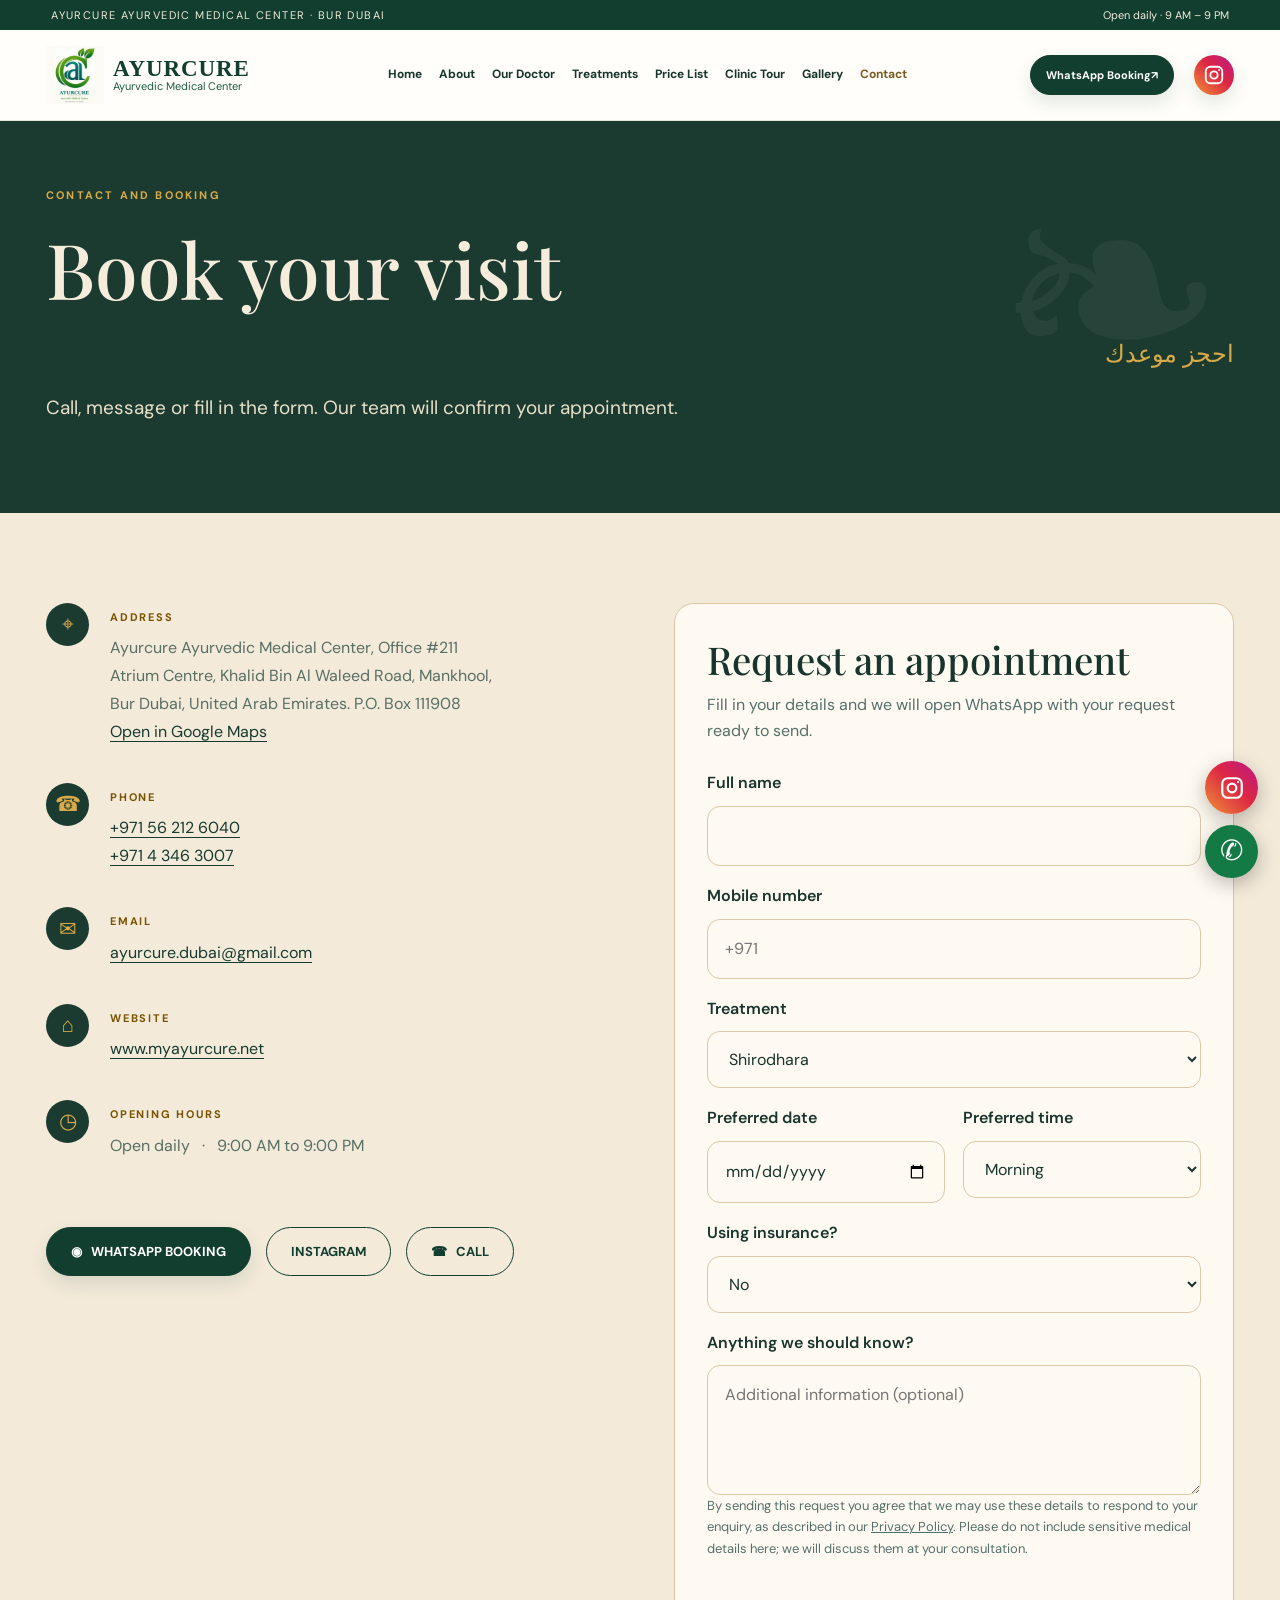
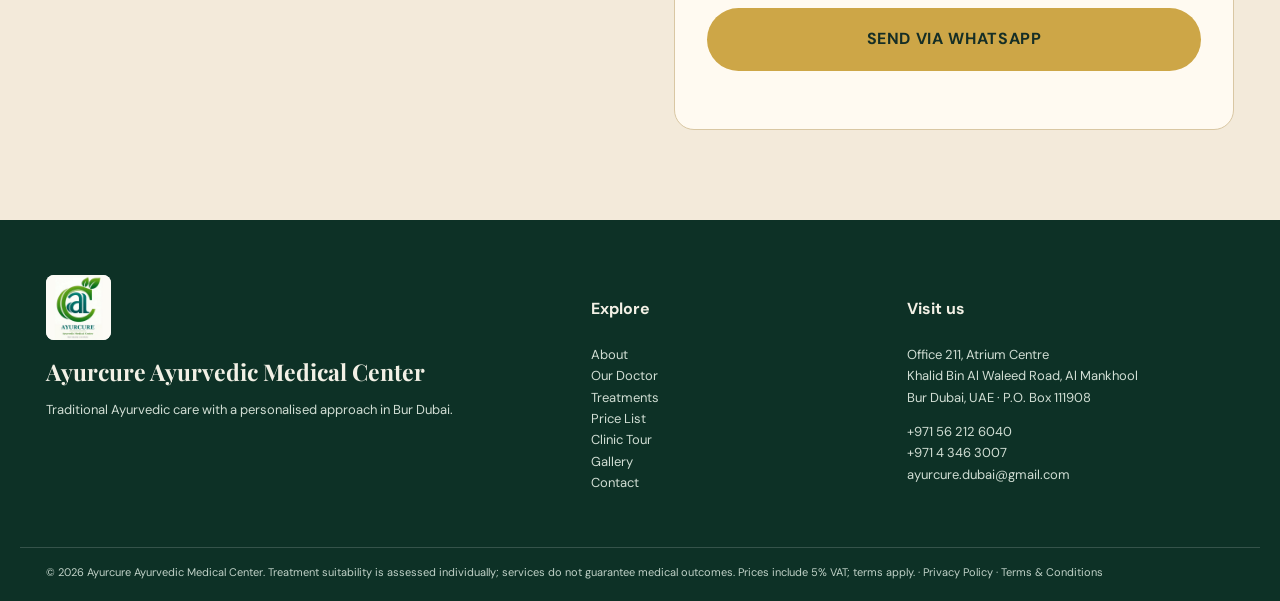
<file: contact.html>
<!DOCTYPE html>
<html lang="en"><head><meta charset="utf-8"><meta name="viewport" content="width=device-width,initial-scale=1"><title>Book an Appointment | Ayurcure Bur Dubai</title><meta name="description" content="Call or WhatsApp Ayurcure, Atrium Centre, Khalid Bin Al Waleed Road, Bur Dubai. Open daily 9 AM–9 PM."><link rel="canonical" href="https://www.myayurcure.net/contact"><meta name="robots" content="index,follow,max-image-preview:large"><meta name="theme-color" content="#123e30"><meta property="og:type" content="website"><meta property="og:site_name" content="Ayurcure Ayurvedic Medical Center"><meta property="og:title" content="Book an Appointment | Ayurcure Bur Dubai"><meta property="og:description" content="Call or WhatsApp Ayurcure, Atrium Centre, Khalid Bin Al Waleed Road, Bur Dubai. Open daily 9 AM–9 PM."><meta property="og:url" content="https://www.myayurcure.net/contact"><meta property="og:image" content="https://www.myayurcure.net/branding/og-image.jpg"><meta property="og:image:width" content="1200"><meta property="og:image:height" content="630"><meta property="og:locale" content="en_AE"><meta name="twitter:card" content="summary_large_image"><meta name="twitter:title" content="Book an Appointment | Ayurcure Bur Dubai"><meta name="twitter:description" content="Call or WhatsApp Ayurcure, Atrium Centre, Khalid Bin Al Waleed Road, Bur Dubai. Open daily 9 AM–9 PM."><meta name="twitter:image" content="https://www.myayurcure.net/branding/og-image.jpg"><link rel="icon" href="/favicon.ico" sizes="any"><link rel="icon" href="/favicon-32.png" type="image/png" sizes="32x32"><link rel="apple-touch-icon" href="/apple-touch-icon.png"><link rel="preconnect" href="https://fonts.googleapis.com"><link rel="preconnect" href="https://fonts.gstatic.com" crossorigin><link rel="stylesheet" href="https://fonts.googleapis.com/css2?family=DM+Sans:wght@400;600;700&family=Playfair+Display:wght@500;600;700&display=swap"><link rel="stylesheet" href="style.css?v=20261102"></head><body><a class="skip" href="#main">Skip to content</a><div class="topline">AYURCURE AYURVEDIC MEDICAL CENTER · BUR DUBAI <span>Open daily · 9 AM – 9 PM</span></div><header><div class="shell header"><a class="identity" href="index.html"><img alt="Ayurcure emblem" src="branding/logo.jpg" width="58" height="63"/><span><strong>AYURCURE</strong><small>Ayurvedic Medical Center</small></span></a><button class="hamburger" id="menu" type="button" aria-label="Toggle menu" aria-expanded="false" aria-controls="nav">☰</button><nav id="nav" aria-label="Main"><a href="index.html">Home</a><a href="about.html">About</a><a href="doctors.html">Our Doctor</a><a href="treatments.html">Treatments</a><a href="pricing.html">Price List</a><a href="clinic-tour.html">Clinic Tour</a><a href="gallery.html">Gallery</a><a class="active" aria-current="page" href="contact.html">Contact</a></nav><a class="btn small desktop" href="https://wa.me/971562126040?text=Hello%20Ayurcure%2C%20I%20would%20like%20to%20enquire%20about%20an%20appointment." rel="noopener" target="_blank">WhatsApp Booking <span aria-hidden="true">↗</span></a><a class="igbtn desktop" href="https://www.instagram.com/ayurcureayurveda/" target="_blank" rel="noopener noreferrer" aria-label="Ayurcure on Instagram"><svg width="22" height="22" viewBox="0 0 24 24" fill="none" stroke="currentColor" stroke-width="2" stroke-linecap="round" stroke-linejoin="round" aria-hidden="true"><rect x="3" y="3" width="18" height="18" rx="5"/><circle cx="12" cy="12" r="4"/><circle cx="17.5" cy="6.5" r="1" fill="currentColor" stroke="none"/></svg></a></div></header><main id="main"><section class="bookinghero"><div class="shell"><span class="eyebrow">CONTACT AND BOOKING</span><h1>Book your visit</h1><div class="arabic" dir="rtl" lang="ar">احجز موعدك</div><p>Call, message or fill in the form. Our team will confirm your appointment.</p></div></section><section class="bookingarea"><div class="shell bookingcolumns"><div class="bookingdetails">
<div class="detailrow"><span aria-hidden="true" class="detailicon">⌖</span><div><span class="eyebrow">ADDRESS</span><p>Ayurcure Ayurvedic Medical Center, Office #211<br/>Atrium Centre, Khalid Bin Al Waleed Road, Mankhool,<br/>Bur Dubai, United Arab Emirates. P.O. Box 111908<br/><a href="https://maps.app.goo.gl/LZnD4BuZsYYrTYvo7" rel="noopener" target="_blank">Open in Google Maps</a></p></div></div>
<div class="detailrow"><span aria-hidden="true" class="detailicon">☎</span><div><span class="eyebrow">PHONE</span><p><a href="tel:+971562126040">+971 56 212 6040</a><br/><a href="tel:+97143463007">+971 4 346 3007</a></p></div></div>
<div class="detailrow"><span aria-hidden="true" class="detailicon">✉</span><div><span class="eyebrow">EMAIL</span><p><a href="mailto:ayurcure.dubai@gmail.com">ayurcure.dubai@gmail.com</a></p></div></div>
<div class="detailrow"><span aria-hidden="true" class="detailicon">⌂</span><div><span class="eyebrow">WEBSITE</span><p><a href="https://www.myayurcure.net/" rel="noopener" target="_blank">www.myayurcure.net</a></p></div></div>
<div class="detailrow"><span aria-hidden="true" class="detailicon">◷</span><div><span class="eyebrow">OPENING HOURS</span><p>Open daily   ·   9:00 AM to 9:00 PM</p></div></div>
<div class="bookingbuttons"><a class="btn" href="https://wa.me/971562126040" rel="noopener" target="_blank">◉   WHATSAPP BOOKING</a><a class="btn ghost" href="https://www.instagram.com/ayurcureayurveda/" target="_blank" rel="noopener noreferrer">INSTAGRAM</a><a class="btn ghost" href="tel:+971562126040">☎   CALL</a></div></div>
<form class="bookingform" id="appointment-form" novalidate><h2>Request an appointment</h2><p>Fill in your details and we will open WhatsApp with your request ready to send.</p>
<label for="book-name">Full name</label><input autocomplete="name" id="book-name" name="name" required=""/>
<label for="book-phone">Mobile number</label><input autocomplete="tel" id="book-phone" name="phone" placeholder="+971" required="" type="tel"/>
<label for="book-treatment">Treatment</label><select id="book-treatment" name="treatment"><option>Shirodhara</option><option>Abhyanga</option><option>Kati Basti</option><option>Janu Basti</option><option>Greeva Basti</option><option>Nasya</option><option>Netra Tarpana</option><option>Udvartanam</option><option>Panchakarma consultation</option><option>Mukha Lepam</option><option>Swedanam</option><option>Abhyangam + Potli</option><option>Other / Not sure</option></select>
<div class="formpair"><div><label for="book-date">Preferred date</label><input id="book-date" name="date" required="" type="date"/></div><div><label for="book-time">Preferred time</label><select id="book-time" name="time"><option>Morning</option><option>Afternoon</option><option>Evening</option></select></div></div>
<label for="book-insurance">Using insurance?</label><select id="book-insurance" name="insurance"><option>No</option><option>Yes</option></select>
<label for="book-notes">Anything we should know?</label><textarea id="book-notes" name="notes" placeholder="Additional information (optional)"></textarea>
<p class="consent">By sending this request you agree that we may use these details to respond to your enquiry, as described in our <a href="privacy.html">Privacy Policy</a>. Please do not include sensitive medical details here; we will discuss them at your consultation.</p><button type="submit">SEND VIA WHATSAPP</button><p id="form-status" class="formstatus" role="status" aria-live="polite"></p></form></div></section></main><footer><div class="shell footergrid"><div><img class="footlogo" src="branding/logo.jpg" alt="Ayurcure emblem" width="65" height="65" loading="lazy"><h3>Ayurcure Ayurvedic Medical Center</h3><p>Traditional Ayurvedic care with a personalised approach in Bur Dubai.</p></div><div><h4>Explore</h4><p><a href="about.html">About</a><br><a href="doctors.html">Our Doctor</a><br><a href="treatments.html">Treatments</a><br><a href="pricing.html">Price List</a><br><a href="clinic-tour.html">Clinic Tour</a><br><a href="gallery.html">Gallery</a><br><a href="contact.html">Contact</a></p></div><div><h4>Visit us</h4><p>Office 211, Atrium Centre<br>Khalid Bin Al Waleed Road, Al Mankhool<br>Bur Dubai, UAE · P.O. Box 111908</p><p><a href="tel:+971562126040">+971 56 212 6040</a><br><a href="tel:+97143463007">+971 4 346 3007</a><br><a href="mailto:ayurcure.dubai@gmail.com">ayurcure.dubai@gmail.com</a></p></div></div><div class="shell fine">© 2026 Ayurcure Ayurvedic Medical Center. Treatment suitability is assessed individually; services do not guarantee medical outcomes. Prices include 5% VAT; terms apply. · <a href="privacy.html">Privacy Policy</a> · <a href="terms.html">Terms &amp; Conditions</a></div></footer><a class="floatig" href="https://www.instagram.com/ayurcureayurveda/" target="_blank" rel="noopener noreferrer" aria-label="Ayurcure on Instagram"><svg width="22" height="22" viewBox="0 0 24 24" fill="none" stroke="currentColor" stroke-width="2" stroke-linecap="round" stroke-linejoin="round" aria-hidden="true"><rect x="3" y="3" width="18" height="18" rx="5"/><circle cx="12" cy="12" r="4"/><circle cx="17.5" cy="6.5" r="1" fill="currentColor" stroke="none"/></svg></a><a aria-label="Enquire on WhatsApp" class="floatwa" href="https://wa.me/971562126040?text=Hello%20Ayurcure%2C%20I%20would%20like%20to%20enquire%20about%20an%20appointment." rel="noopener" target="_blank"><span aria-hidden="true">✆</span></a><div class="mbar" role="group" aria-label="Quick contact"><a href="tel:+971562126040">Call</a><a href="https://wa.me/971562126040?text=Hello%20Ayurcure%2C%20I%20would%20like%20to%20enquire%20about%20an%20appointment." target="_blank" rel="noopener">WhatsApp</a><a href="https://www.instagram.com/ayurcureayurveda/" target="_blank" rel="noopener noreferrer" aria-label="Ayurcure on Instagram">Instagram</a><a href="https://maps.app.goo.gl/LZnD4BuZsYYrTYvo7" target="_blank" rel="noopener">Directions</a></div><script src="site.js" defer></script></body></html>
</file>
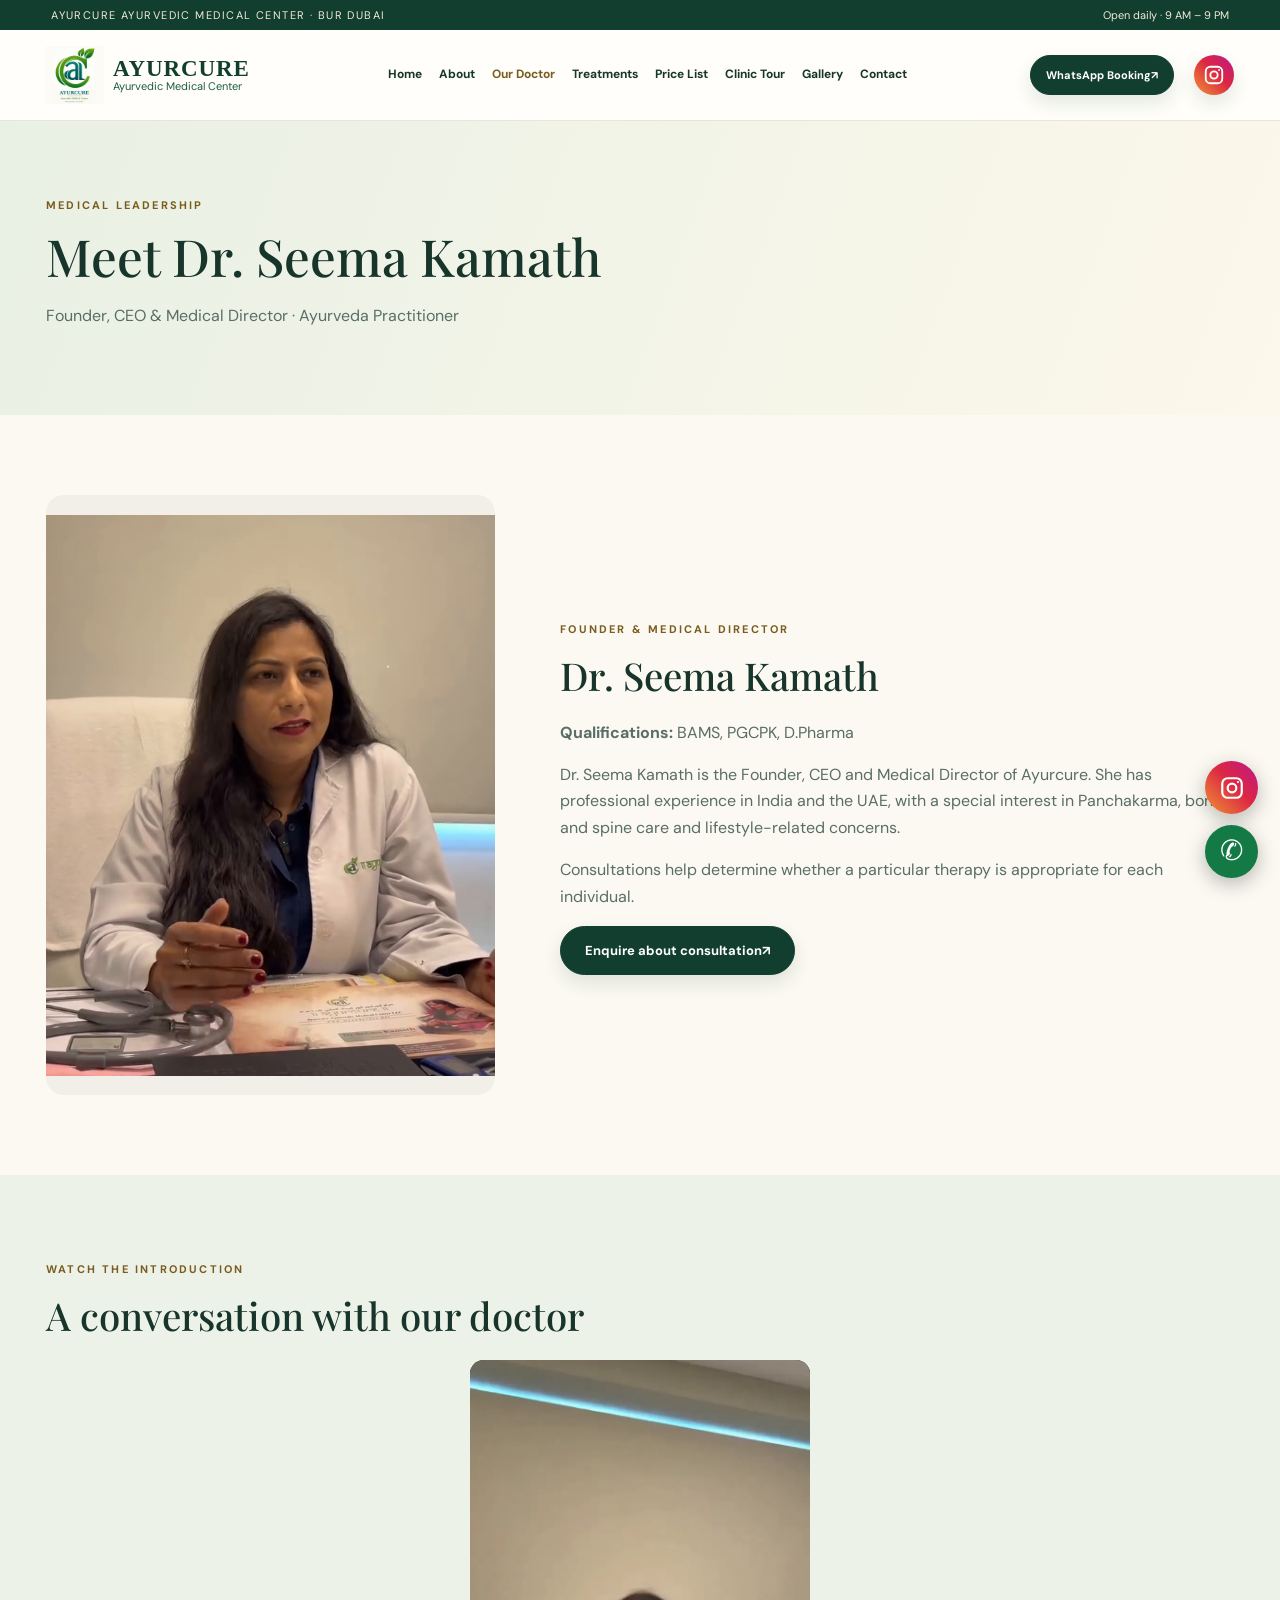
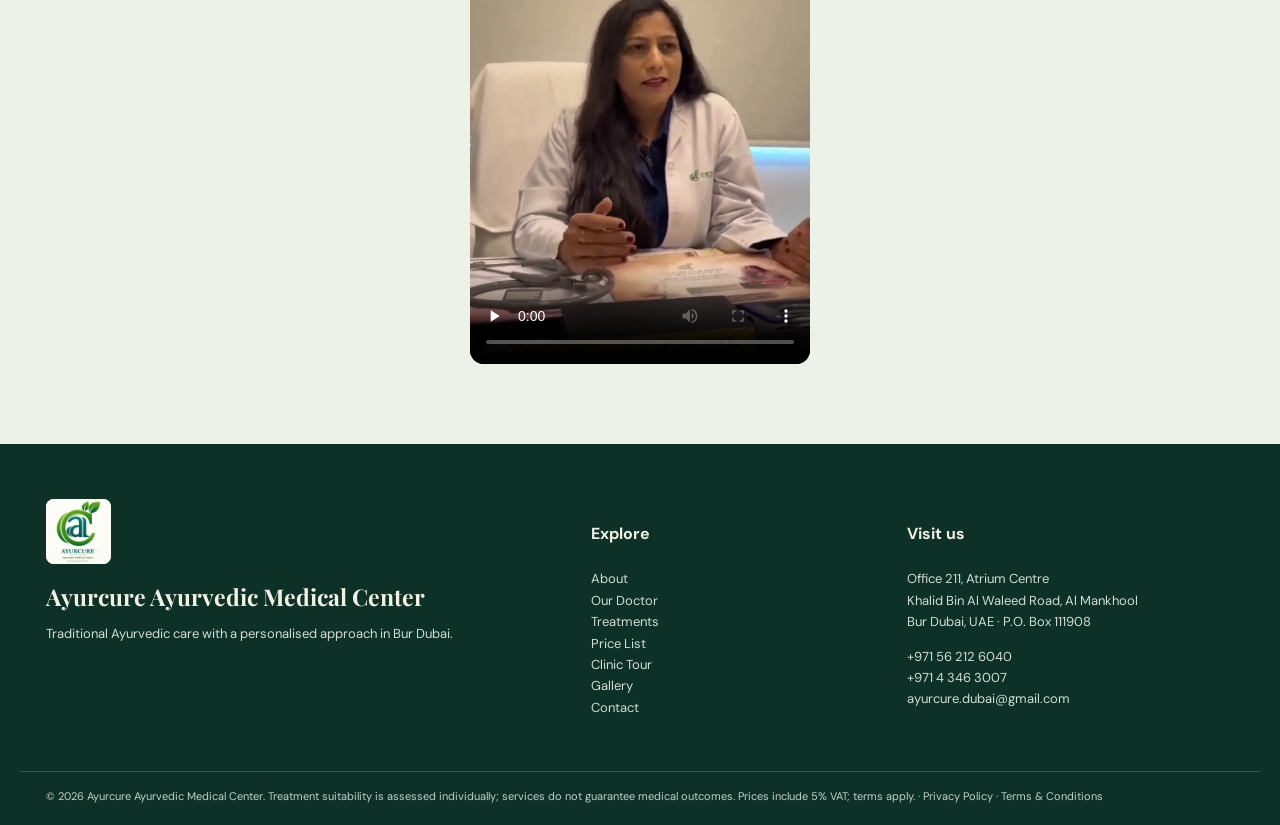
<file: doctors.html>
<!doctype html><html lang="en"><head><meta charset="utf-8"><meta name="viewport" content="width=device-width,initial-scale=1"><title>Dr. Seema Kamath | Ayurveda Doctor in Dubai</title><meta name="description" content="Meet Dr. Seema Kamath (BAMS, PGCPK, D.Pharma), Founder and Medical Director of Ayurcure, Bur Dubai."><link rel="canonical" href="https://www.myayurcure.net/doctors"><meta name="robots" content="index,follow,max-image-preview:large"><meta name="theme-color" content="#123e30"><meta property="og:type" content="website"><meta property="og:site_name" content="Ayurcure Ayurvedic Medical Center"><meta property="og:title" content="Dr. Seema Kamath | Ayurveda Doctor in Dubai"><meta property="og:description" content="Meet Dr. Seema Kamath (BAMS, PGCPK, D.Pharma), Founder and Medical Director of Ayurcure, Bur Dubai."><meta property="og:url" content="https://www.myayurcure.net/doctors"><meta property="og:image" content="https://www.myayurcure.net/branding/og-image.jpg"><meta property="og:image:width" content="1200"><meta property="og:image:height" content="630"><meta property="og:locale" content="en_AE"><meta name="twitter:card" content="summary_large_image"><meta name="twitter:title" content="Dr. Seema Kamath | Ayurveda Doctor in Dubai"><meta name="twitter:description" content="Meet Dr. Seema Kamath (BAMS, PGCPK, D.Pharma), Founder and Medical Director of Ayurcure, Bur Dubai."><meta name="twitter:image" content="https://www.myayurcure.net/branding/og-image.jpg"><link rel="icon" href="/favicon.ico" sizes="any"><link rel="icon" href="/favicon-32.png" type="image/png" sizes="32x32"><link rel="apple-touch-icon" href="/apple-touch-icon.png"><link rel="preconnect" href="https://fonts.googleapis.com"><link rel="preconnect" href="https://fonts.gstatic.com" crossorigin><link rel="stylesheet" href="https://fonts.googleapis.com/css2?family=DM+Sans:wght@400;600;700&family=Playfair+Display:wght@500;600;700&display=swap"><script type="application/ld+json">{"@context": "https://schema.org", "@type": "Physician", "name": "Dr. Seema Kamath", "jobTitle": "Founder, CEO and Medical Director", "medicalSpecialty": "Ayurveda", "url": "https://www.myayurcure.net/doctors", "image": "https://www.myayurcure.net/branding/dr-seema-ayurcure-branded.png", "worksFor": {"@type": "MedicalClinic", "name": "Ayurcure Ayurvedic Medical Center", "url": "https://www.myayurcure.net/"}, "knowsAbout": ["Ayurveda", "Panchakarma"]}</script><link rel="stylesheet" href="style.css?v=20261102"></head><body><a class="skip" href="#main">Skip to content</a><div class="topline">AYURCURE AYURVEDIC MEDICAL CENTER · BUR DUBAI <span>Open daily · 9 AM – 9 PM</span></div><header><div class="shell header"><a class="identity" href="index.html"><img src="branding/logo.jpg" alt="Ayurcure emblem" width="58" height="63"><span><strong>AYURCURE</strong><small>Ayurvedic Medical Center</small></span></a><button class="hamburger" id="menu" type="button" aria-label="Toggle menu" aria-expanded="false" aria-controls="nav">☰</button><nav id="nav" aria-label="Main"><a href="index.html">Home</a><a href="about.html">About</a><a class="active" aria-current="page" href="doctors.html">Our Doctor</a><a href="treatments.html">Treatments</a><a href="pricing.html">Price List</a><a href="clinic-tour.html">Clinic Tour</a><a href="gallery.html">Gallery</a><a href="contact.html">Contact</a></nav><a class="btn small desktop" href="https://wa.me/971562126040?text=Hello%20Ayurcure%2C%20I%20would%20like%20to%20enquire%20about%20an%20appointment." target="_blank" rel="noopener">WhatsApp Booking <span aria-hidden="true">↗</span></a><a class="igbtn desktop" href="https://www.instagram.com/ayurcureayurveda/" target="_blank" rel="noopener noreferrer" aria-label="Ayurcure on Instagram"><svg width="22" height="22" viewBox="0 0 24 24" fill="none" stroke="currentColor" stroke-width="2" stroke-linecap="round" stroke-linejoin="round" aria-hidden="true"><rect x="3" y="3" width="18" height="18" rx="5"/><circle cx="12" cy="12" r="4"/><circle cx="17.5" cy="6.5" r="1" fill="currentColor" stroke="none"/></svg></a></div></header><main id="main"><section class="pagehero"><div class="shell"><span class="eyebrow">MEDICAL LEADERSHIP</span><h1>Meet Dr. Seema Kamath</h1><p>Founder, CEO &amp; Medical Director · Ayurveda Practitioner</p></div></section><section class="shell section split doctorsection"><img class="doctorportrait" src="branding/dr-seema-ayurcure-branded.png" alt="Dr. Seema Kamath, Founder and Medical Director of Ayurcure" width="640" height="800"><div><span class="eyebrow">FOUNDER &amp; MEDICAL DIRECTOR</span><h2>Dr. Seema Kamath</h2><p><strong>Qualifications:</strong> BAMS, PGCPK, D.Pharma</p><p>Dr. Seema Kamath is the Founder, CEO and Medical Director of Ayurcure. She has professional experience in India and the UAE, with a special interest in Panchakarma, bone and spine care and lifestyle-related concerns.</p><p>Consultations help determine whether a particular therapy is appropriate for each individual.</p><a class="btn" href="https://wa.me/971562126040?text=Hello%20Ayurcure%2C%20I%20would%20like%20to%20enquire%20about%20an%20appointment." target="_blank" rel="noopener">Enquire about consultation <span aria-hidden="true">↗</span></a></div></section><section class="section soft"><div class="shell"><span class="eyebrow">WATCH THE INTRODUCTION</span><h2>A conversation with our doctor</h2><div class="vwrap"><video controls playsinline preload="none" poster="posters/doctor-intro.webp" width="720" height="1280" aria-label="A conversation with Dr. Seema Kamath"><source src="doctor-intro.mp4" type="video/mp4">Your browser does not support video playback.</video></div></div></section></main><footer><div class="shell footergrid"><div><img class="footlogo" src="branding/logo.jpg" alt="Ayurcure emblem" width="65" height="65" loading="lazy"><h3>Ayurcure Ayurvedic Medical Center</h3><p>Traditional Ayurvedic care with a personalised approach in Bur Dubai.</p></div><div><h4>Explore</h4><p><a href="about.html">About</a><br><a href="doctors.html">Our Doctor</a><br><a href="treatments.html">Treatments</a><br><a href="pricing.html">Price List</a><br><a href="clinic-tour.html">Clinic Tour</a><br><a href="gallery.html">Gallery</a><br><a href="contact.html">Contact</a></p></div><div><h4>Visit us</h4><p>Office 211, Atrium Centre<br>Khalid Bin Al Waleed Road, Al Mankhool<br>Bur Dubai, UAE · P.O. Box 111908</p><p><a href="tel:+971562126040">+971 56 212 6040</a><br><a href="tel:+97143463007">+971 4 346 3007</a><br><a href="mailto:ayurcure.dubai@gmail.com">ayurcure.dubai@gmail.com</a></p></div></div><div class="shell fine">© 2026 Ayurcure Ayurvedic Medical Center. Treatment suitability is assessed individually; services do not guarantee medical outcomes. Prices include 5% VAT; terms apply. · <a href="privacy.html">Privacy Policy</a> · <a href="terms.html">Terms &amp; Conditions</a></div></footer><a class="floatig" href="https://www.instagram.com/ayurcureayurveda/" target="_blank" rel="noopener noreferrer" aria-label="Ayurcure on Instagram"><svg width="22" height="22" viewBox="0 0 24 24" fill="none" stroke="currentColor" stroke-width="2" stroke-linecap="round" stroke-linejoin="round" aria-hidden="true"><rect x="3" y="3" width="18" height="18" rx="5"/><circle cx="12" cy="12" r="4"/><circle cx="17.5" cy="6.5" r="1" fill="currentColor" stroke="none"/></svg></a><a class="floatwa" href="https://wa.me/971562126040?text=Hello%20Ayurcure%2C%20I%20would%20like%20to%20enquire%20about%20an%20appointment." target="_blank" rel="noopener" aria-label="Enquire on WhatsApp"><span aria-hidden="true">✆</span></a><div class="mbar" role="group" aria-label="Quick contact"><a href="tel:+971562126040">Call</a><a href="https://wa.me/971562126040?text=Hello%20Ayurcure%2C%20I%20would%20like%20to%20enquire%20about%20an%20appointment." target="_blank" rel="noopener">WhatsApp</a><a href="https://www.instagram.com/ayurcureayurveda/" target="_blank" rel="noopener noreferrer" aria-label="Ayurcure on Instagram">Instagram</a><a href="https://maps.app.goo.gl/LZnD4BuZsYYrTYvo7" target="_blank" rel="noopener">Directions</a></div><script src="site.js" defer></script></body></html>
</file>
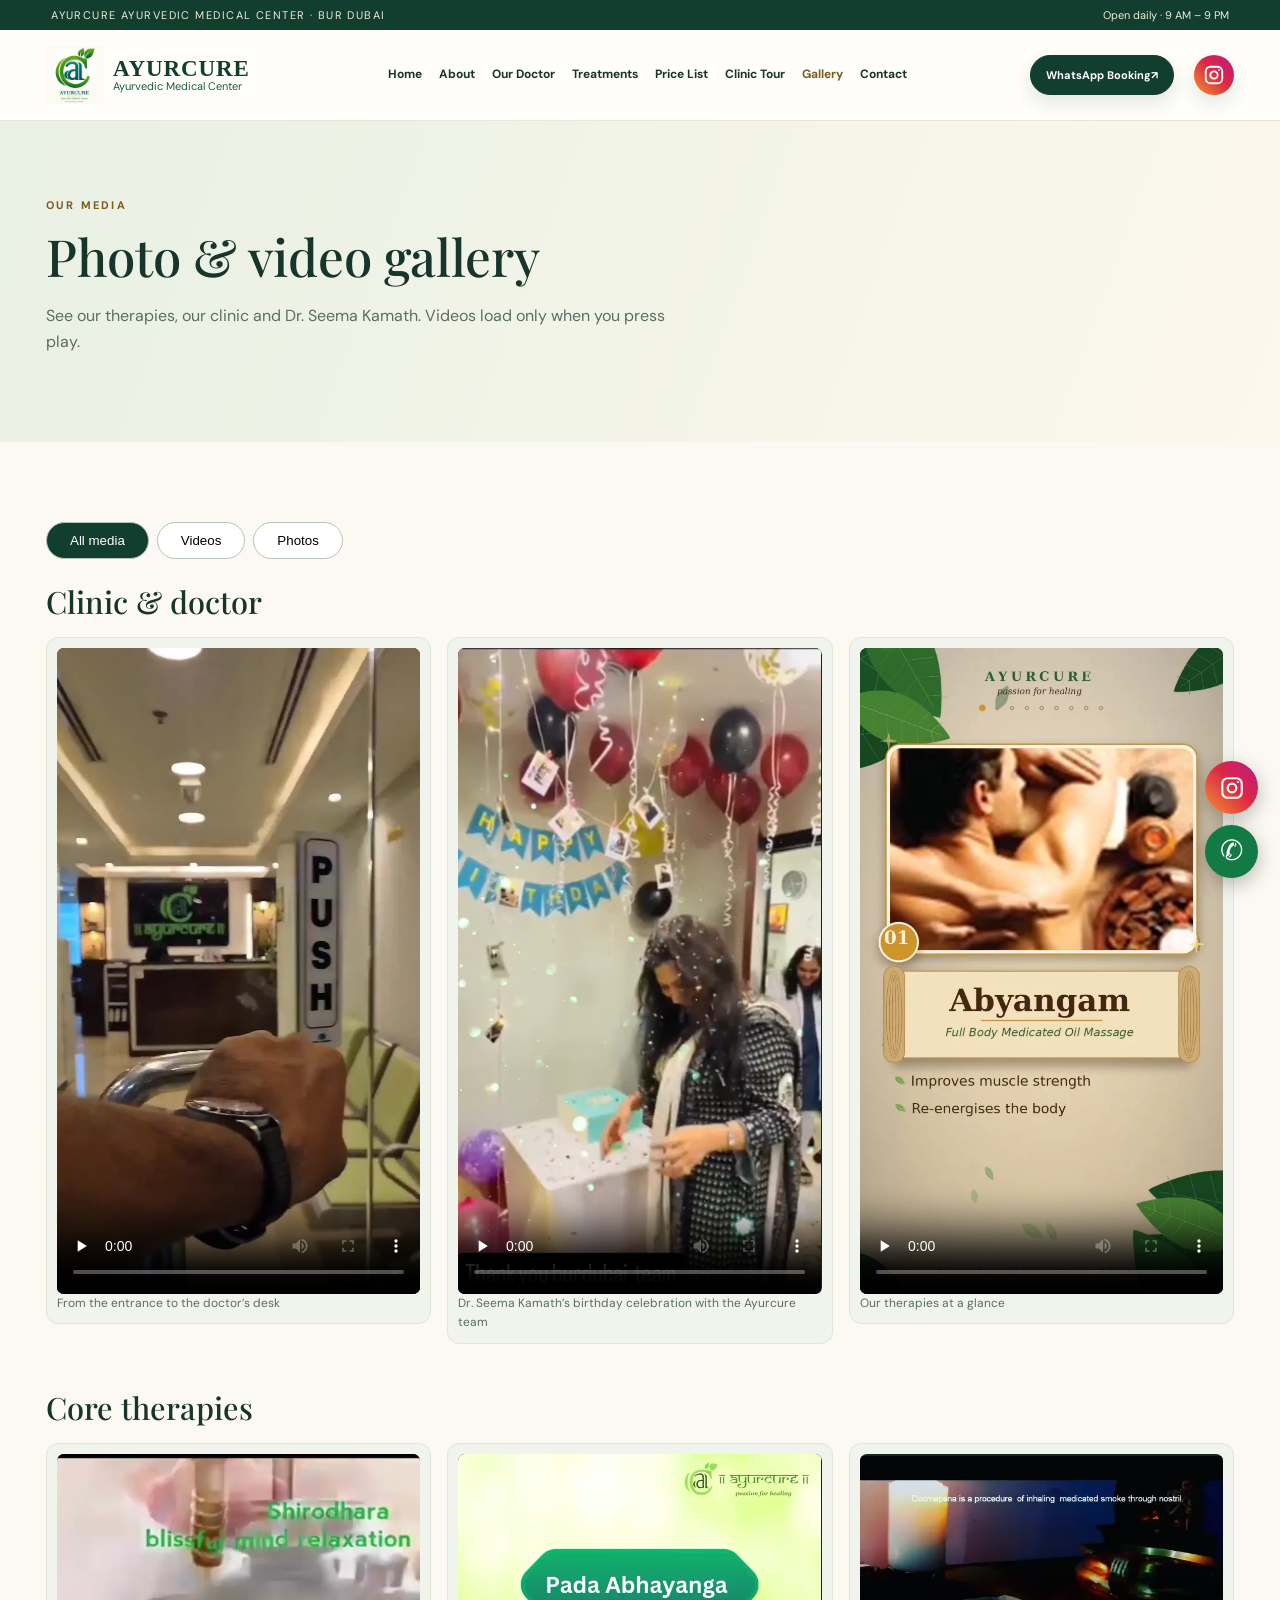
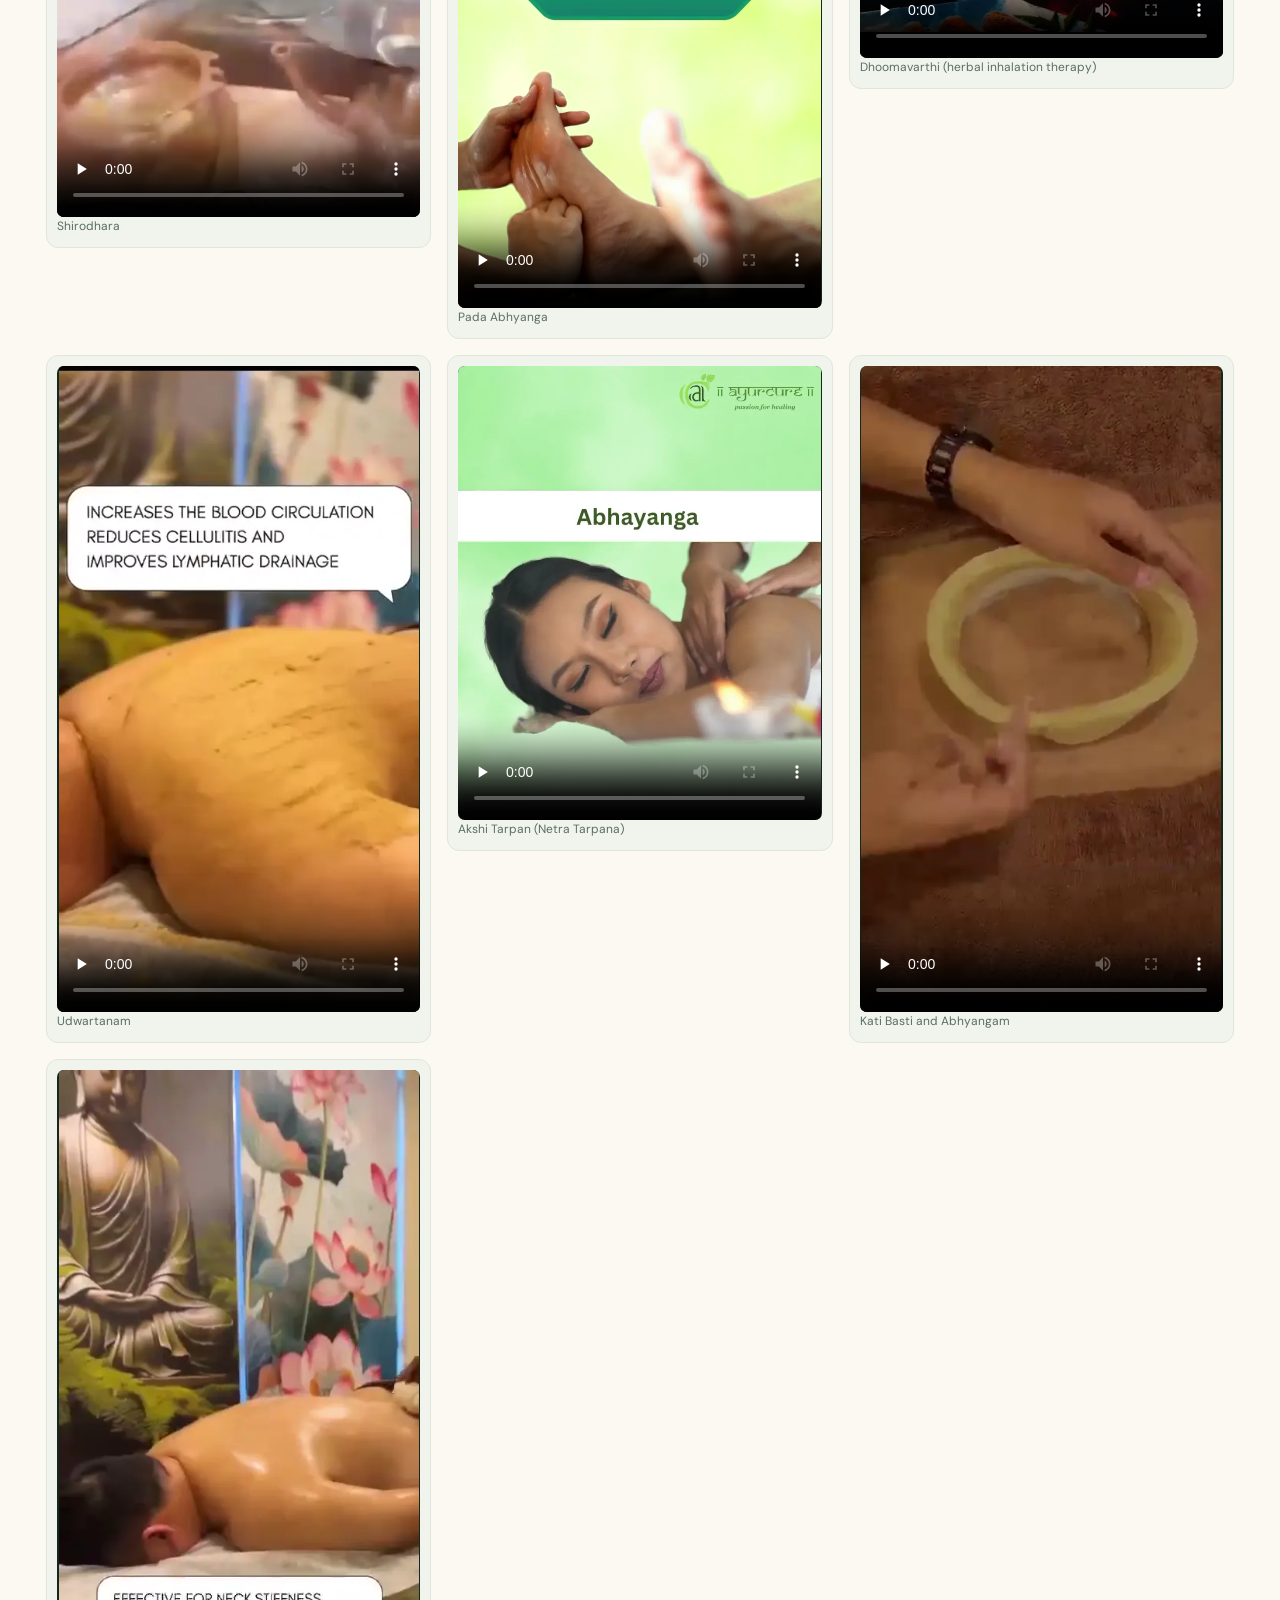
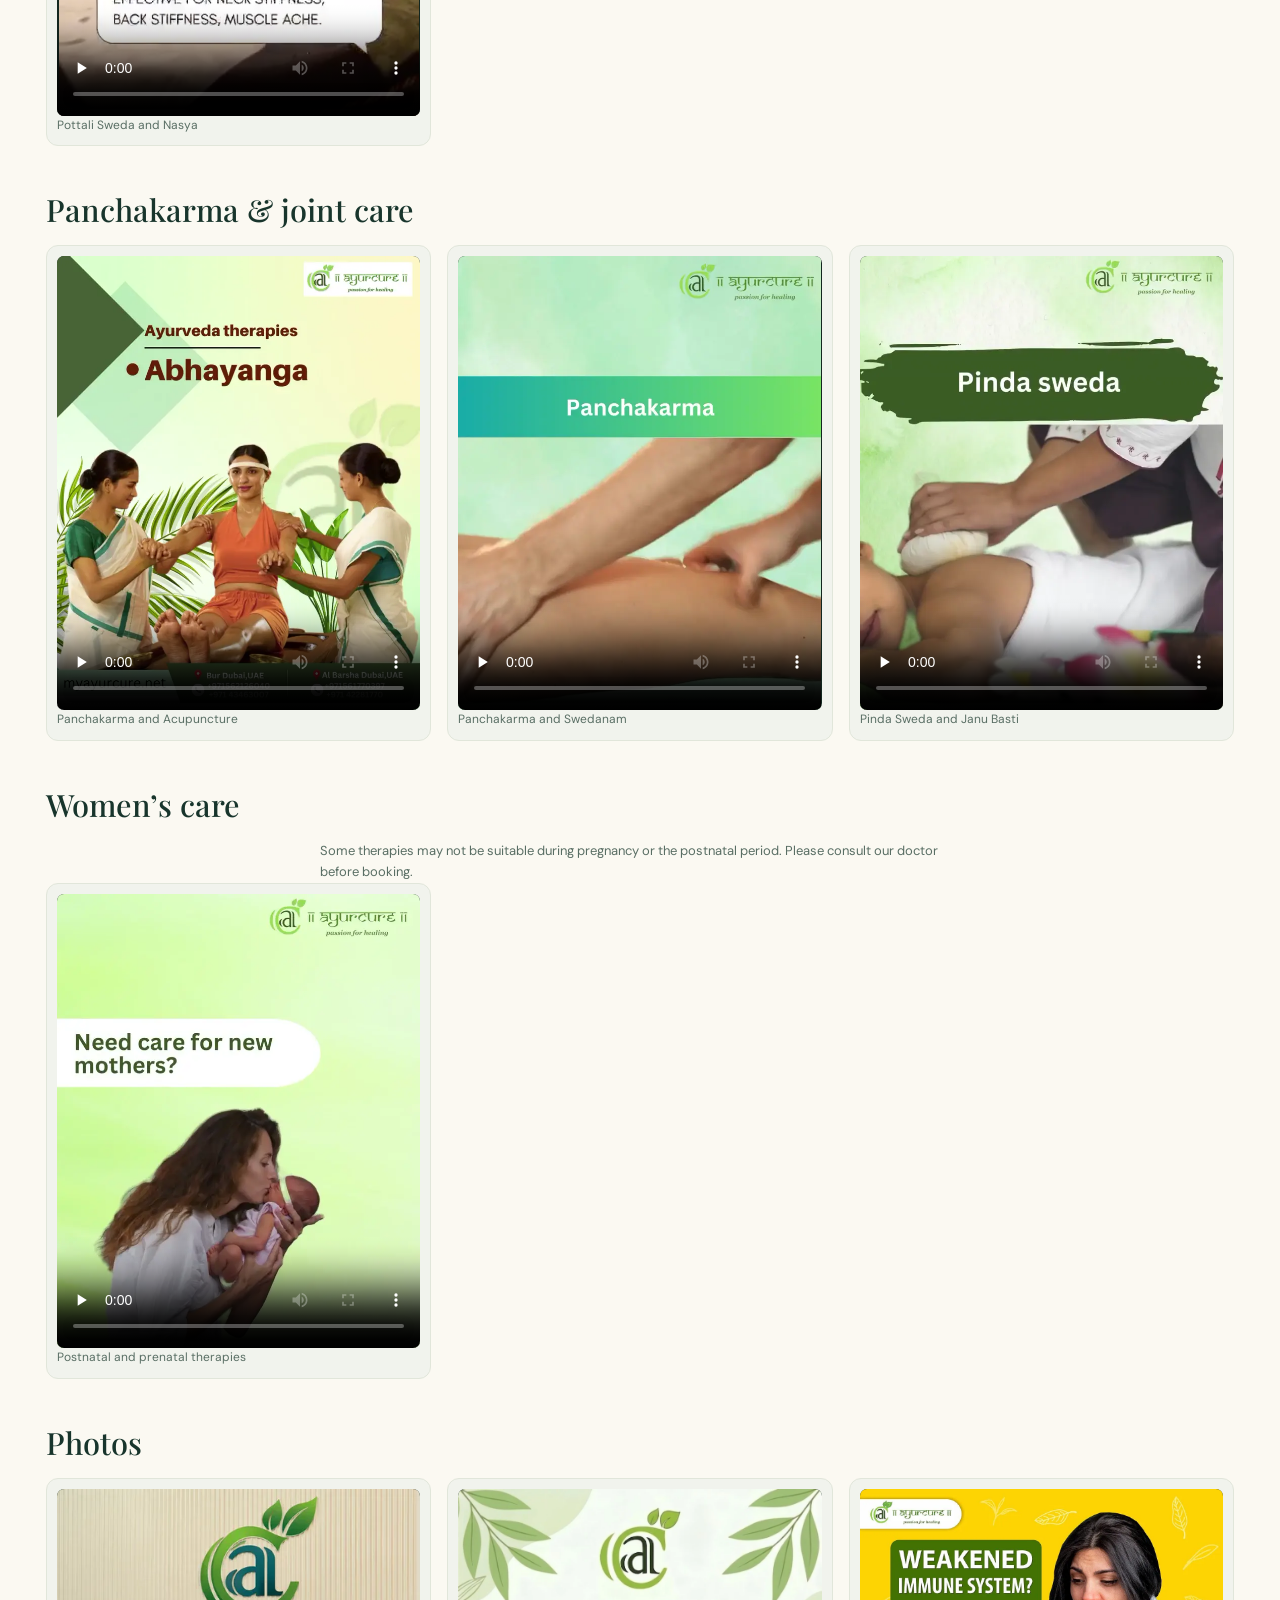
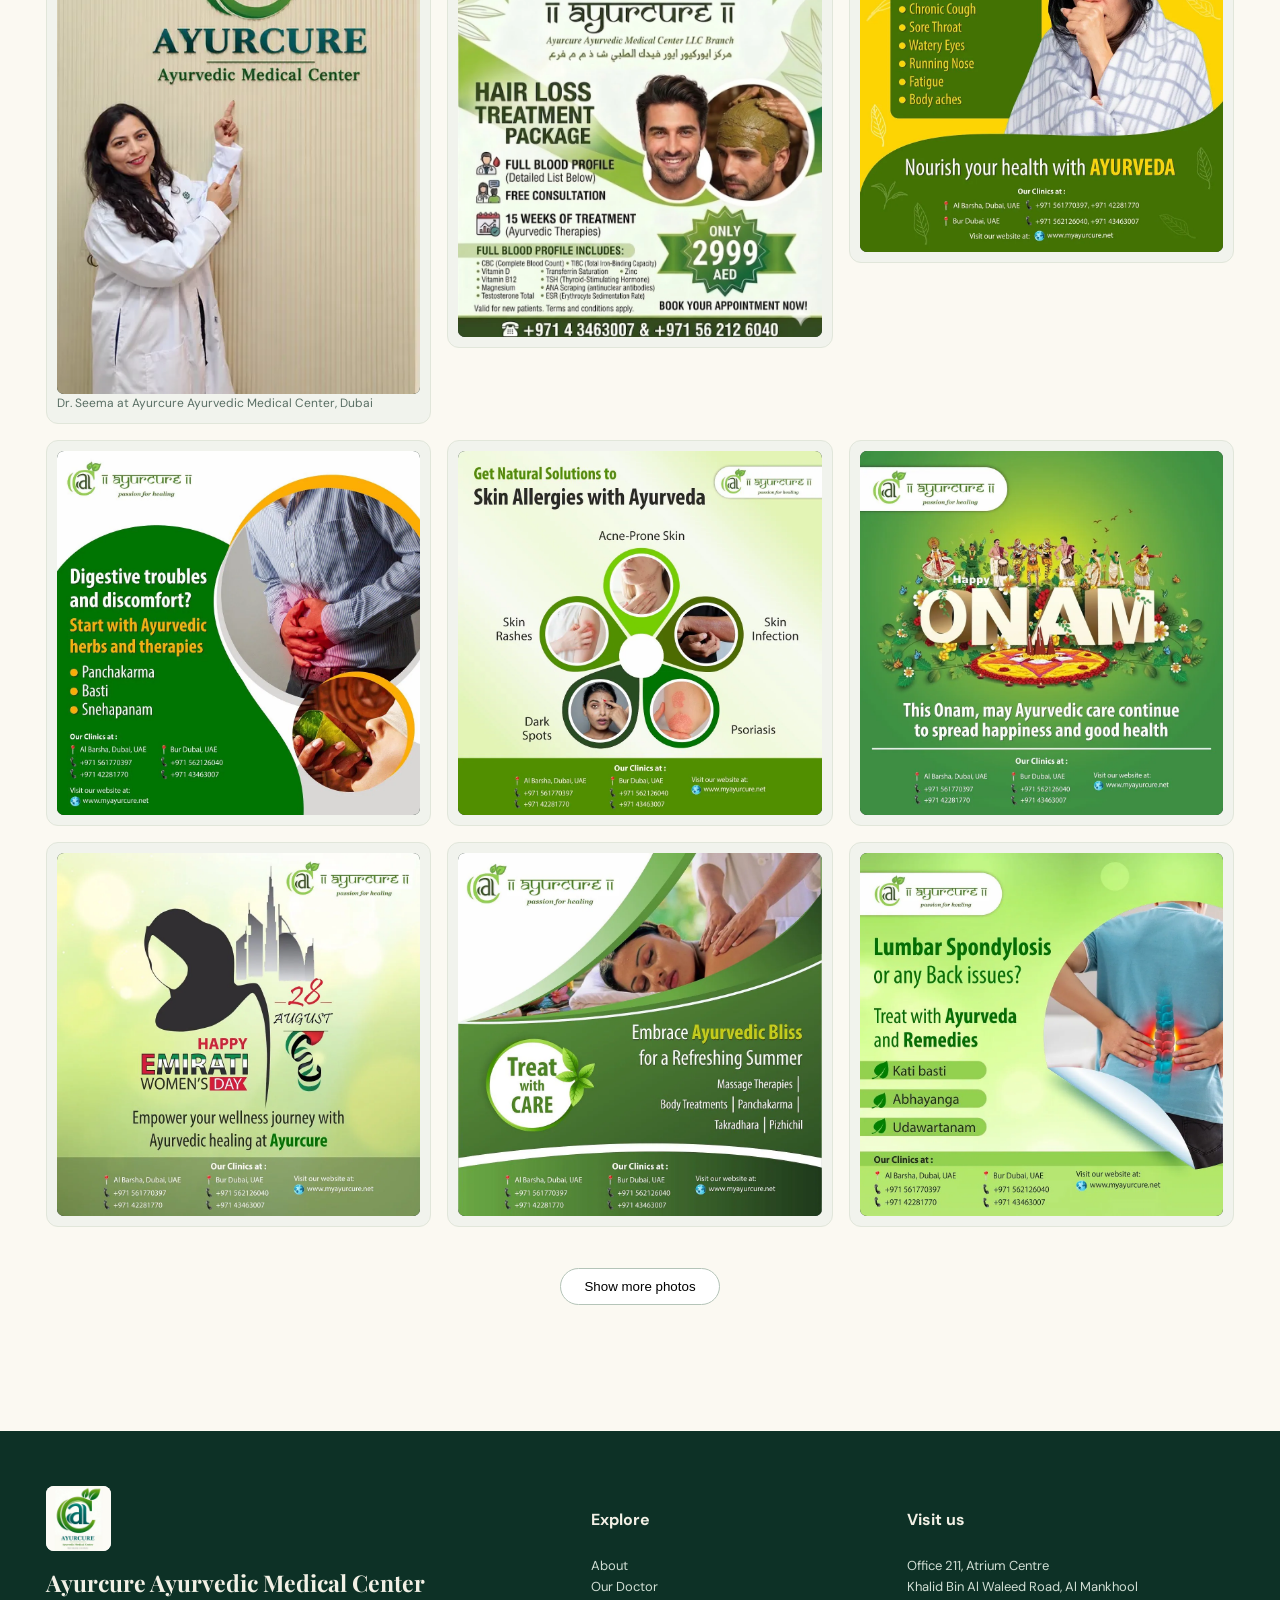
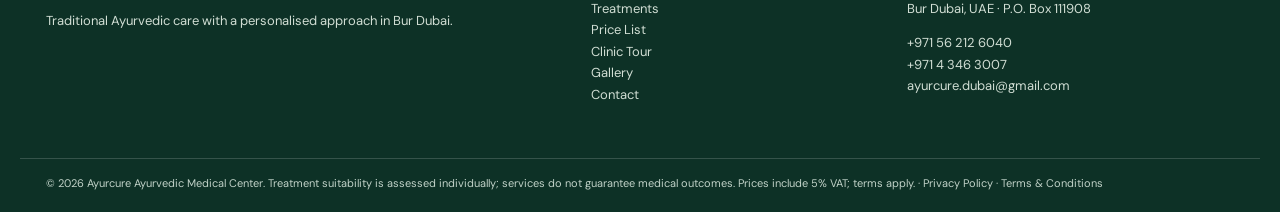
<file: gallery.html>
<!doctype html><html lang="en"><head><meta charset="utf-8"><meta name="viewport" content="width=device-width,initial-scale=1"><title>Videos &amp; Photos | Ayurcure Ayurveda Dubai</title><meta name="description" content="Watch Ayurvedic therapies and see the Ayurcure clinic in Bur Dubai: Shirodhara, Panchakarma, Kati Basti and more."><link rel="canonical" href="https://www.myayurcure.net/gallery"><meta name="robots" content="index,follow,max-image-preview:large"><meta name="theme-color" content="#123e30"><meta property="og:type" content="website"><meta property="og:site_name" content="Ayurcure Ayurvedic Medical Center"><meta property="og:title" content="Videos &amp; Photos | Ayurcure Ayurveda Dubai"><meta property="og:description" content="Watch Ayurvedic therapies and see the Ayurcure clinic in Bur Dubai: Shirodhara, Panchakarma, Kati Basti and more."><meta property="og:url" content="https://www.myayurcure.net/gallery"><meta property="og:image" content="https://www.myayurcure.net/branding/og-image.jpg"><meta property="og:image:width" content="1200"><meta property="og:image:height" content="630"><meta property="og:locale" content="en_AE"><meta name="twitter:card" content="summary_large_image"><meta name="twitter:title" content="Videos &amp; Photos | Ayurcure Ayurveda Dubai"><meta name="twitter:description" content="Watch Ayurvedic therapies and see the Ayurcure clinic in Bur Dubai: Shirodhara, Panchakarma, Kati Basti and more."><meta name="twitter:image" content="https://www.myayurcure.net/branding/og-image.jpg"><link rel="icon" href="/favicon.ico" sizes="any"><link rel="icon" href="/favicon-32.png" type="image/png" sizes="32x32"><link rel="apple-touch-icon" href="/apple-touch-icon.png"><link rel="preconnect" href="https://fonts.googleapis.com"><link rel="preconnect" href="https://fonts.gstatic.com" crossorigin><link rel="stylesheet" href="https://fonts.googleapis.com/css2?family=DM+Sans:wght@400;600;700&family=Playfair+Display:wght@500;600;700&display=swap"><link rel="stylesheet" href="style.css?v=20261102"></head><body><a class="skip" href="#main">Skip to content</a><div class="topline">AYURCURE AYURVEDIC MEDICAL CENTER · BUR DUBAI <span>Open daily · 9 AM – 9 PM</span></div><header><div class="shell header"><a class="identity" href="index.html"><img src="branding/logo.jpg" alt="Ayurcure emblem" width="58" height="63"><span><strong>AYURCURE</strong><small>Ayurvedic Medical Center</small></span></a><button class="hamburger" id="menu" type="button" aria-label="Toggle menu" aria-expanded="false" aria-controls="nav">☰</button><nav id="nav" aria-label="Main"><a href="index.html">Home</a><a href="about.html">About</a><a href="doctors.html">Our Doctor</a><a href="treatments.html">Treatments</a><a href="pricing.html">Price List</a><a href="clinic-tour.html">Clinic Tour</a><a class="active" aria-current="page" href="gallery.html">Gallery</a><a href="contact.html">Contact</a></nav><a class="btn small desktop" href="https://wa.me/971562126040?text=Hello%20Ayurcure%2C%20I%20would%20like%20to%20enquire%20about%20an%20appointment." target="_blank" rel="noopener">WhatsApp Booking <span aria-hidden="true">↗</span></a><a class="igbtn desktop" href="https://www.instagram.com/ayurcureayurveda/" target="_blank" rel="noopener noreferrer" aria-label="Ayurcure on Instagram"><svg width="22" height="22" viewBox="0 0 24 24" fill="none" stroke="currentColor" stroke-width="2" stroke-linecap="round" stroke-linejoin="round" aria-hidden="true"><rect x="3" y="3" width="18" height="18" rx="5"/><circle cx="12" cy="12" r="4"/><circle cx="17.5" cy="6.5" r="1" fill="currentColor" stroke="none"/></svg></a></div></header><main id="main"><section class="pagehero"><div class="shell"><span class="eyebrow">OUR MEDIA</span><h1>Photo &amp; video gallery</h1><p>See our therapies, our clinic and Dr. Seema Kamath. Videos load only when you press play.</p></div></section><section class="shell section"><div class="tabs" role="group" aria-label="Filter gallery"><button class="tab active" type="button" data-filter="all" aria-pressed="true">All media</button><button class="tab" type="button" data-filter="videos" aria-pressed="false">Videos</button><button class="tab" type="button" data-filter="photos" aria-pressed="false">Photos</button></div><section class="gsection" data-type="videos" aria-labelledby="g-clinic"><h2 id="g-clinic">Clinic &amp; doctor</h2><div class="gallerygrid media"><figure class="mediaitem" data-type="videos"><video class="ar-9-16" controls playsinline preload="none" poster="posters/clinic-tour.webp" aria-label="From the entrance to the doctor’s desk"><source src="clinic-tour.mp4" type="video/mp4">Your browser does not support video playback.</video><figcaption>From the entrance to the doctor’s desk</figcaption></figure><figure class="mediaitem" data-type="videos"><video class="ar-9-16" controls playsinline preload="none" poster="posters/video-04.webp" aria-label="Dr. Seema Kamath’s birthday celebration with the Ayurcure team"><source src="video-04.mp4" type="video/mp4">Your browser does not support video playback.</video><figcaption>Dr. Seema Kamath’s birthday celebration with the Ayurcure team</figcaption></figure><figure class="mediaitem" data-type="videos"><video class="ar-9-16" controls playsinline preload="none" poster="posters/therapy-overview.webp" aria-label="Our therapies at a glance"><source src="therapy-overview.mp4" type="video/mp4">Your browser does not support video playback.</video><figcaption>Our therapies at a glance</figcaption></figure></div></section><section class="gsection" data-type="videos" aria-labelledby="g-core"><h2 id="g-core">Core therapies</h2><div class="gallerygrid media"><figure class="mediaitem" data-type="videos"><video class="ar-1-1" controls playsinline preload="none" poster="posters/video-03.webp" aria-label="Shirodhara"><source src="video-03.mp4" type="video/mp4">Your browser does not support video playback.</video><figcaption>Shirodhara</figcaption></figure><figure class="mediaitem" data-type="videos"><video class="ar-4-5" controls playsinline preload="none" poster="posters/video-07.webp" aria-label="Pada Abhyanga"><source src="video-07.mp4" type="video/mp4">Your browser does not support video playback.</video><figcaption>Pada Abhyanga</figcaption></figure><figure class="mediaitem" data-type="videos"><video class="ar-16-9" controls playsinline preload="none" poster="posters/video-12.webp" aria-label="Dhoomavarthi (herbal inhalation therapy)"><source src="video-12.mp4" type="video/mp4">Your browser does not support video playback.</video><figcaption>Dhoomavarthi (herbal inhalation therapy)</figcaption></figure><figure class="mediaitem" data-type="videos"><video class="ar-9-16" controls playsinline preload="none" poster="posters/video-19.webp" aria-label="Udwartanam"><source src="video-19.mp4" type="video/mp4">Your browser does not support video playback.</video><figcaption>Udwartanam</figcaption></figure><figure class="mediaitem" data-type="videos"><video class="ar-4-5" controls playsinline preload="none" poster="posters/video-20.webp" aria-label="Akshi Tarpan (Netra Tarpana)"><source src="video-20.mp4" type="video/mp4">Your browser does not support video playback.</video><figcaption>Akshi Tarpan (Netra Tarpana)</figcaption></figure><figure class="mediaitem" data-type="videos"><video class="ar-9-16" controls playsinline preload="none" poster="posters/video-02.webp" aria-label="Kati Basti and Abhyangam"><source src="video-02.mp4" type="video/mp4">Your browser does not support video playback.</video><figcaption>Kati Basti and Abhyangam</figcaption></figure><figure class="mediaitem" data-type="videos"><video class="ar-9-16" controls playsinline preload="none" poster="posters/video-09.webp" aria-label="Pottali Sweda and Nasya"><source src="video-09.mp4" type="video/mp4">Your browser does not support video playback.</video><figcaption>Pottali Sweda and Nasya</figcaption></figure></div></section><section class="gsection" data-type="videos" aria-labelledby="g-pk"><h2 id="g-pk">Panchakarma &amp; joint care</h2><div class="gallerygrid media"><figure class="mediaitem" data-type="videos"><video class="ar-4-5" controls playsinline preload="none" poster="posters/video-06.webp" aria-label="Panchakarma and Acupuncture"><source src="video-06.mp4" type="video/mp4">Your browser does not support video playback.</video><figcaption>Panchakarma and Acupuncture</figcaption></figure><figure class="mediaitem" data-type="videos"><video class="ar-4-5" controls playsinline preload="none" poster="posters/video-16.webp" aria-label="Panchakarma and Swedanam"><source src="video-16.mp4" type="video/mp4">Your browser does not support video playback.</video><figcaption>Panchakarma and Swedanam</figcaption></figure><figure class="mediaitem" data-type="videos"><video class="ar-4-5" controls playsinline preload="none" poster="posters/video-17.webp" aria-label="Pinda Sweda and Janu Basti"><source src="video-17.mp4" type="video/mp4">Your browser does not support video playback.</video><figcaption>Pinda Sweda and Janu Basti</figcaption></figure></div></section><section class="gsection" data-type="videos" aria-labelledby="g-women"><h2 id="g-women">Women’s care</h2><p class="vnote">Some therapies may not be suitable during pregnancy or the postnatal period. Please consult our doctor before booking.</p><div class="gallerygrid media"><figure class="mediaitem" data-type="videos"><video class="ar-4-5" controls playsinline preload="none" poster="posters/video-01.webp" aria-label="Postnatal and prenatal therapies"><source src="video-01.mp4" type="video/mp4">Your browser does not support video playback.</video><figcaption>Postnatal and prenatal therapies</figcaption></figure></div></section><section class="gsection" data-type="photos" aria-labelledby="g-photos"><h2 id="g-photos">Photos</h2><div class="gallerygrid media" id="photogrid"><figure class="mediaitem" data-type="photos"><img src="photos/dr-seema-clinic-768.webp" srcset="photos/dr-seema-clinic-480.webp 480w, photos/dr-seema-clinic-768.webp 768w, photos/dr-seema-clinic-1024.webp 1024w" sizes="(max-width:540px) 46vw, (max-width:850px) 45vw, 380px" width="768" height="1066" decoding="async" alt="Dr. Seema at Ayurcure Ayurvedic Medical Center beneath the Ayurcure clinic logo"><figcaption>Dr. Seema at Ayurcure Ayurvedic Medical Center, Dubai</figcaption></figure><figure class="mediaitem" data-type="photos"><img loading="lazy" decoding="async" src="photos/instagram-extra.webp" alt="Ayurcure Ayurveda information graphic 0" width="875" height="1080"></figure><figure class="mediaitem" data-type="photos"><img loading="lazy" decoding="async" src="photos/photo-01.webp" alt="Ayurcure Ayurveda information graphic 01" width="1080" height="1080"></figure><figure class="mediaitem" data-type="photos"><img loading="lazy" decoding="async" src="photos/photo-02.webp" alt="Ayurcure Ayurveda information graphic 02" width="1080" height="1080"></figure><figure class="mediaitem" data-type="photos"><img loading="lazy" decoding="async" src="photos/photo-03.webp" alt="Ayurcure Ayurveda information graphic 03" width="1080" height="1080"></figure><figure class="mediaitem" data-type="photos"><img loading="lazy" decoding="async" src="photos/photo-04.webp" alt="Ayurcure Ayurveda information graphic 04" width="1080" height="1080"></figure><figure class="mediaitem" data-type="photos"><img loading="lazy" decoding="async" src="photos/photo-05.webp" alt="Ayurcure Ayurveda information graphic 05" width="1080" height="1080"></figure><figure class="mediaitem" data-type="photos"><img loading="lazy" decoding="async" src="photos/photo-06.webp" alt="Ayurcure Ayurveda information graphic 06" width="1080" height="1080"></figure><figure class="mediaitem" data-type="photos"><img loading="lazy" decoding="async" src="photos/photo-07.webp" alt="Ayurcure Ayurveda information graphic 07" width="1080" height="1080"></figure><figure class="mediaitem" data-type="photos" data-extra hidden><img loading="lazy" decoding="async" src="photos/photo-08.webp" alt="Ayurcure Ayurveda information graphic 08" width="1080" height="1080"></figure><figure class="mediaitem" data-type="photos" data-extra hidden><img loading="lazy" decoding="async" src="photos/photo-09.webp" alt="Ayurcure Ayurveda information graphic 09" width="1080" height="1080"></figure><figure class="mediaitem" data-type="photos" data-extra hidden><img loading="lazy" decoding="async" src="photos/photo-10.webp" alt="Ayurcure Ayurveda information graphic 10" width="1080" height="1080"></figure><figure class="mediaitem" data-type="photos" data-extra hidden><img loading="lazy" decoding="async" src="photos/photo-11.webp" alt="Ayurcure Ayurveda information graphic 11" width="1080" height="1080"></figure><figure class="mediaitem" data-type="photos" data-extra hidden><img loading="lazy" decoding="async" src="photos/photo-12.webp" alt="Ayurcure Ayurveda information graphic 12" width="979" height="1224"></figure><figure class="mediaitem" data-type="photos" data-extra hidden><img loading="lazy" decoding="async" src="photos/photo-13.webp" alt="Ayurcure Ayurveda information graphic 13" width="720" height="720"></figure><figure class="mediaitem" data-type="photos" data-extra hidden><img loading="lazy" decoding="async" src="photos/photo-14.webp" alt="Ayurcure Ayurveda information graphic 14" width="713" height="713"></figure><figure class="mediaitem" data-type="photos" data-extra hidden><img loading="lazy" decoding="async" src="photos/photo-15.webp" alt="Ayurcure Ayurveda information graphic 15" width="720" height="900"></figure><figure class="mediaitem" data-type="photos" data-extra hidden><img loading="lazy" decoding="async" src="photos/photo-16.webp" alt="Ayurcure Ayurveda information graphic 16" width="902" height="902"></figure><figure class="mediaitem" data-type="photos" data-extra hidden><img loading="lazy" decoding="async" src="photos/photo-17.webp" alt="Ayurcure Ayurveda information graphic 17" width="1080" height="1080"></figure><figure class="mediaitem" data-type="photos" data-extra hidden><img loading="lazy" decoding="async" src="photos/photo-18.webp" alt="Ayurcure Ayurveda information graphic 18" width="1080" height="1080"></figure><figure class="mediaitem" data-type="photos" data-extra hidden><img loading="lazy" decoding="async" src="photos/photo-19.webp" alt="Ayurcure Ayurveda information graphic 19" width="1081" height="1080"></figure><figure class="mediaitem" data-type="photos" data-extra hidden><img loading="lazy" decoding="async" src="photos/photo-20.webp" alt="Ayurcure Ayurveda information graphic 20" width="1080" height="1080"></figure><figure class="mediaitem" data-type="photos" data-extra hidden><img loading="lazy" decoding="async" src="photos/photo-21.webp" alt="Ayurcure Ayurveda information graphic 21" width="1080" height="1080"></figure><figure class="mediaitem" data-type="photos" data-extra hidden><img loading="lazy" decoding="async" src="photos/photo-22.webp" alt="Ayurcure Ayurveda information graphic 22" width="1080" height="1080"></figure><figure class="mediaitem" data-type="photos" data-extra hidden><img loading="lazy" decoding="async" src="photos/photo-23.webp" alt="Ayurcure Ayurveda information graphic 23" width="1080" height="1080"></figure><figure class="mediaitem" data-type="photos" data-extra hidden><img loading="lazy" decoding="async" src="photos/photo-24.webp" alt="Ayurcure Ayurveda information graphic 24" width="1081" height="1079"></figure><figure class="mediaitem" data-type="photos" data-extra hidden><img loading="lazy" decoding="async" src="photos/photo-25.webp" alt="Ayurcure Ayurveda information graphic 25" width="1085" height="1092"></figure><figure class="mediaitem" data-type="photos" data-extra hidden><img loading="lazy" decoding="async" src="photos/photo-26.webp" alt="Ayurcure Ayurveda information graphic 26" width="720" height="720"></figure><figure class="mediaitem" data-type="photos" data-extra hidden><img loading="lazy" decoding="async" src="photos/photo-27.webp" alt="Ayurcure Ayurveda information graphic 27" width="1080" height="1080"></figure><figure class="mediaitem" data-type="photos" data-extra hidden><img loading="lazy" decoding="async" src="photos/photo-28.webp" alt="Ayurcure Ayurveda information graphic 28" width="1080" height="1080"></figure><figure class="mediaitem" data-type="photos" data-extra hidden><img loading="lazy" decoding="async" src="photos/photo-30.webp" alt="Collage of Ayurcure information graphics" width="840" height="725"></figure></div><div class="center"><button class="tab" type="button" id="loadmore">Show more photos</button></div></section></section></main><footer><div class="shell footergrid"><div><img class="footlogo" src="branding/logo.jpg" alt="Ayurcure emblem" width="65" height="65" loading="lazy"><h3>Ayurcure Ayurvedic Medical Center</h3><p>Traditional Ayurvedic care with a personalised approach in Bur Dubai.</p></div><div><h4>Explore</h4><p><a href="about.html">About</a><br><a href="doctors.html">Our Doctor</a><br><a href="treatments.html">Treatments</a><br><a href="pricing.html">Price List</a><br><a href="clinic-tour.html">Clinic Tour</a><br><a href="gallery.html">Gallery</a><br><a href="contact.html">Contact</a></p></div><div><h4>Visit us</h4><p>Office 211, Atrium Centre<br>Khalid Bin Al Waleed Road, Al Mankhool<br>Bur Dubai, UAE · P.O. Box 111908</p><p><a href="tel:+971562126040">+971 56 212 6040</a><br><a href="tel:+97143463007">+971 4 346 3007</a><br><a href="mailto:ayurcure.dubai@gmail.com">ayurcure.dubai@gmail.com</a></p></div></div><div class="shell fine">© 2026 Ayurcure Ayurvedic Medical Center. Treatment suitability is assessed individually; services do not guarantee medical outcomes. Prices include 5% VAT; terms apply. · <a href="privacy.html">Privacy Policy</a> · <a href="terms.html">Terms &amp; Conditions</a></div></footer><a class="floatig" href="https://www.instagram.com/ayurcureayurveda/" target="_blank" rel="noopener noreferrer" aria-label="Ayurcure on Instagram"><svg width="22" height="22" viewBox="0 0 24 24" fill="none" stroke="currentColor" stroke-width="2" stroke-linecap="round" stroke-linejoin="round" aria-hidden="true"><rect x="3" y="3" width="18" height="18" rx="5"/><circle cx="12" cy="12" r="4"/><circle cx="17.5" cy="6.5" r="1" fill="currentColor" stroke="none"/></svg></a><a class="floatwa" href="https://wa.me/971562126040?text=Hello%20Ayurcure%2C%20I%20would%20like%20to%20enquire%20about%20an%20appointment." target="_blank" rel="noopener" aria-label="Enquire on WhatsApp"><span aria-hidden="true">✆</span></a><div class="mbar" role="group" aria-label="Quick contact"><a href="tel:+971562126040">Call</a><a href="https://wa.me/971562126040?text=Hello%20Ayurcure%2C%20I%20would%20like%20to%20enquire%20about%20an%20appointment." target="_blank" rel="noopener">WhatsApp</a><a href="https://www.instagram.com/ayurcureayurveda/" target="_blank" rel="noopener noreferrer" aria-label="Ayurcure on Instagram">Instagram</a><a href="https://maps.app.goo.gl/LZnD4BuZsYYrTYvo7" target="_blank" rel="noopener">Directions</a></div><script src="site.js" defer></script></body></html>
</file>
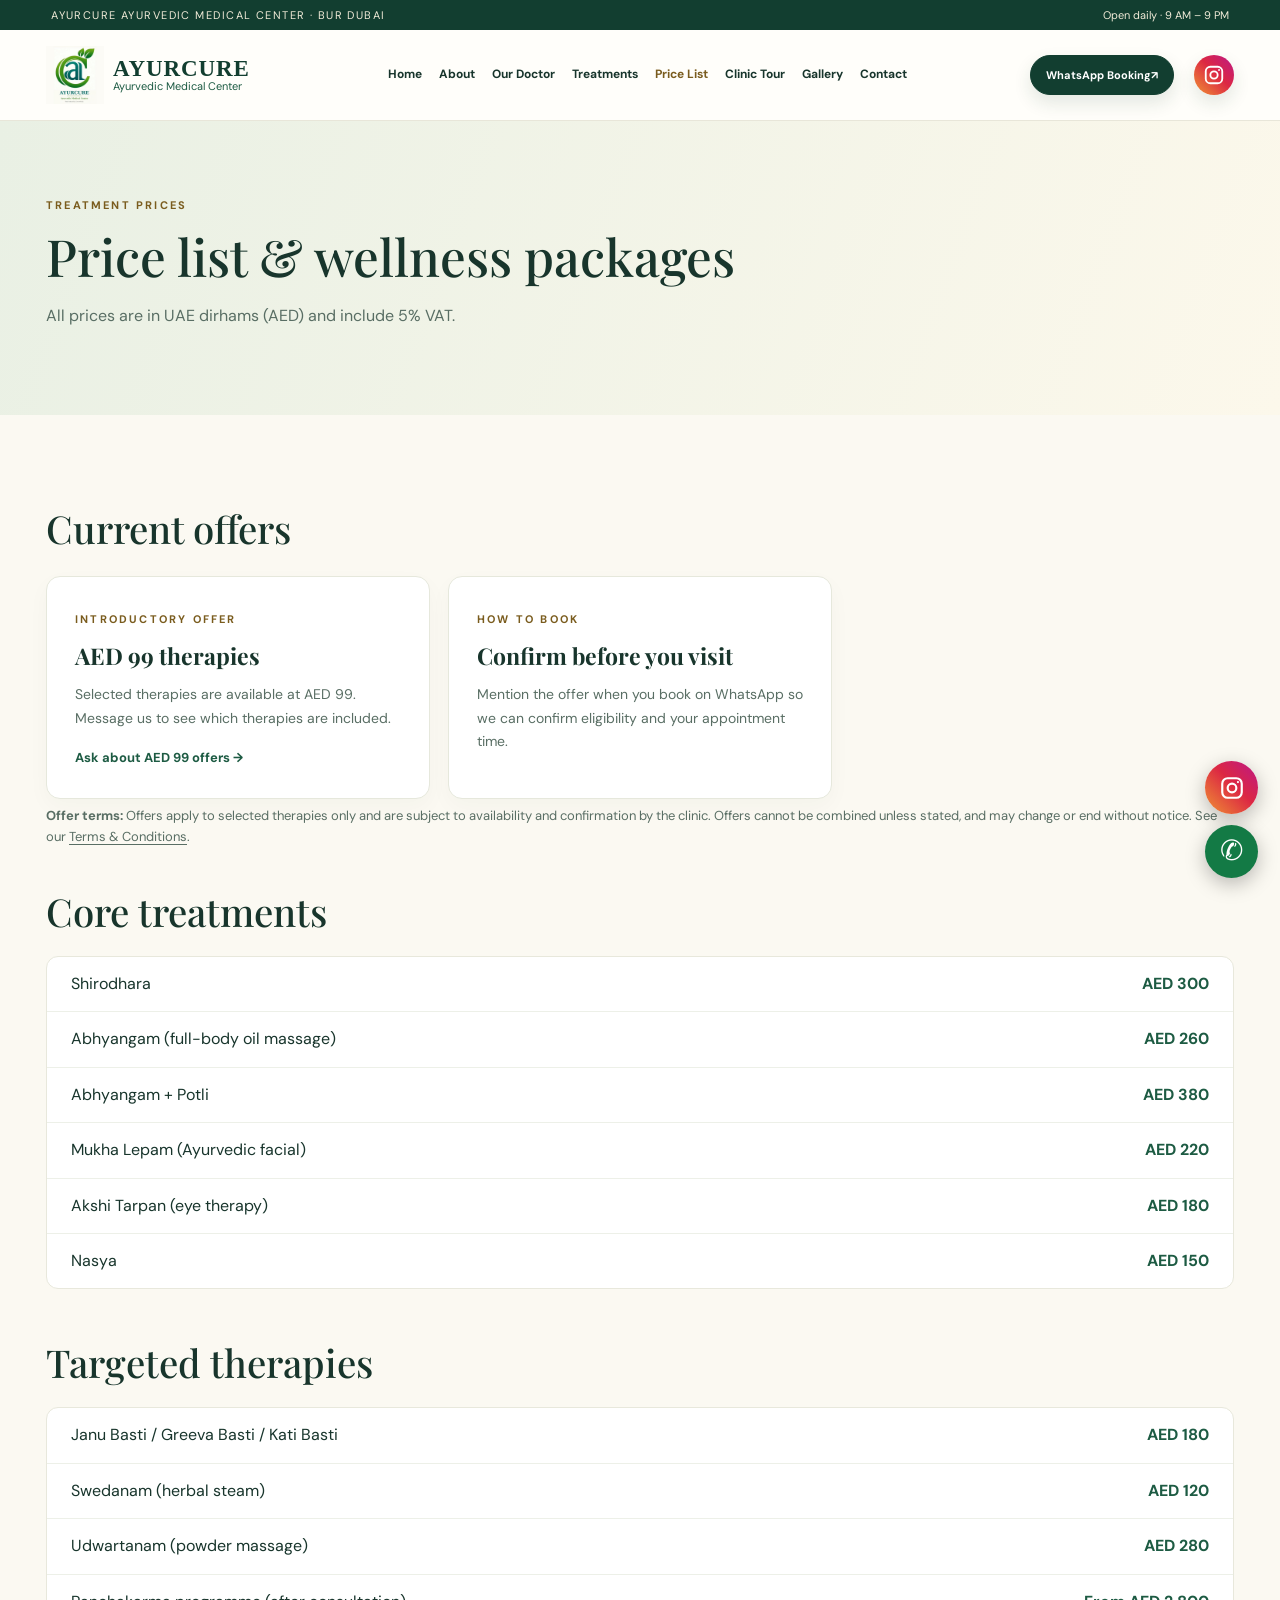
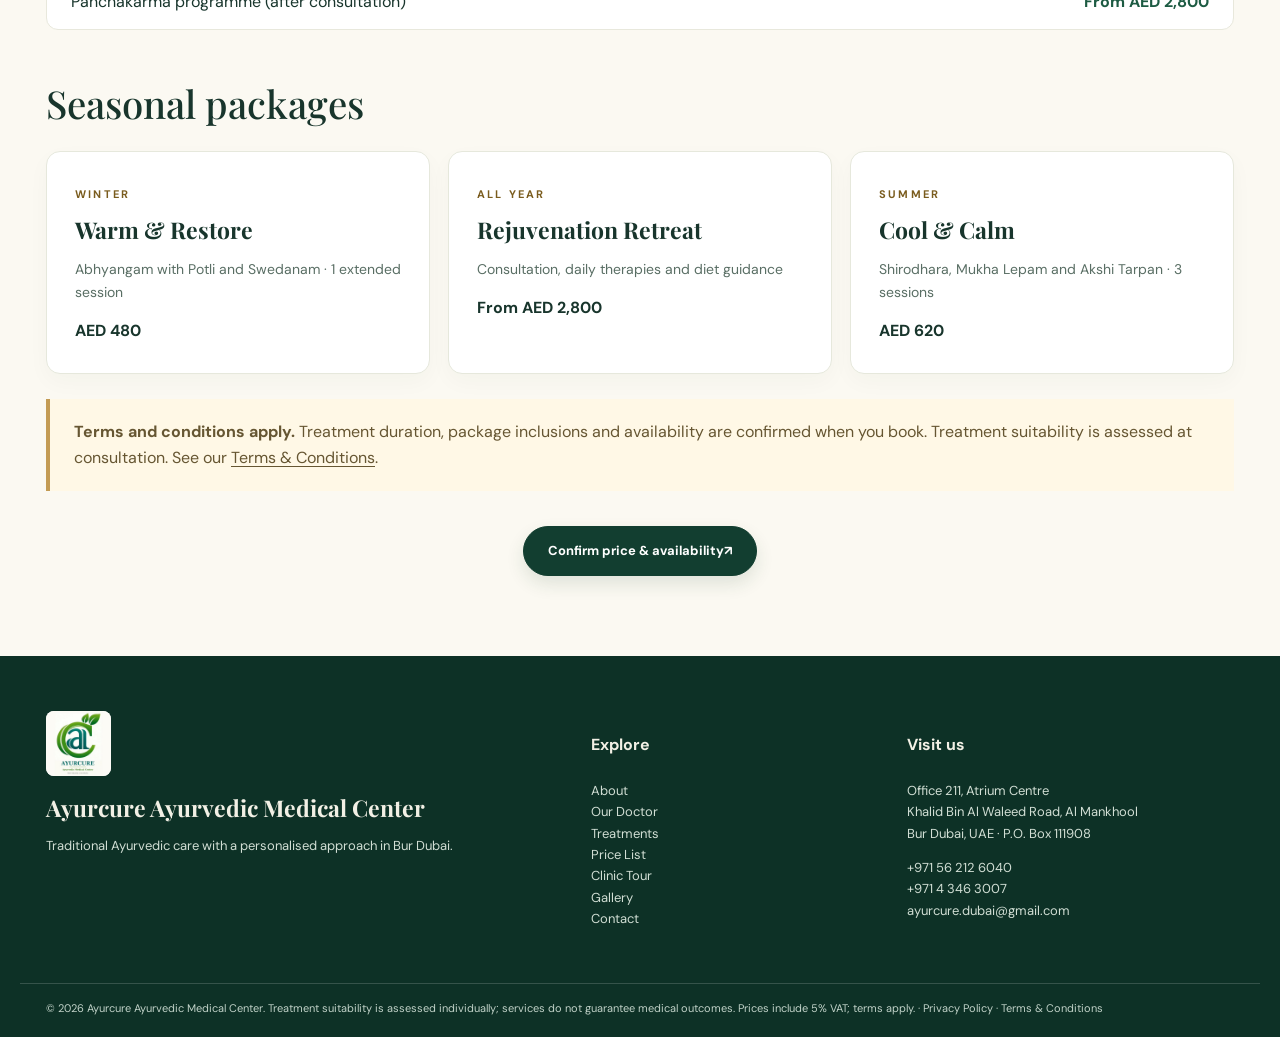
<file: pricing.html>
<!doctype html><html lang="en"><head><meta charset="utf-8"><meta name="viewport" content="width=device-width,initial-scale=1"><title>Ayurvedic Treatment Prices in Dubai | Ayurcure</title><meta name="description" content="Ayurcure treatment prices and wellness packages in Bur Dubai. All prices in AED, including 5% VAT. AED 99 offers on selected therapies."><link rel="canonical" href="https://www.myayurcure.net/pricing"><meta name="robots" content="index,follow,max-image-preview:large"><meta name="theme-color" content="#123e30"><meta property="og:type" content="website"><meta property="og:site_name" content="Ayurcure Ayurvedic Medical Center"><meta property="og:title" content="Ayurvedic Treatment Prices in Dubai | Ayurcure"><meta property="og:description" content="Ayurcure treatment prices and wellness packages in Bur Dubai. All prices in AED, including 5% VAT. AED 99 offers on selected therapies."><meta property="og:url" content="https://www.myayurcure.net/pricing"><meta property="og:image" content="https://www.myayurcure.net/branding/og-image.jpg"><meta property="og:image:width" content="1200"><meta property="og:image:height" content="630"><meta property="og:locale" content="en_AE"><meta name="twitter:card" content="summary_large_image"><meta name="twitter:title" content="Ayurvedic Treatment Prices in Dubai | Ayurcure"><meta name="twitter:description" content="Ayurcure treatment prices and wellness packages in Bur Dubai. All prices in AED, including 5% VAT. AED 99 offers on selected therapies."><meta name="twitter:image" content="https://www.myayurcure.net/branding/og-image.jpg"><link rel="icon" href="/favicon.ico" sizes="any"><link rel="icon" href="/favicon-32.png" type="image/png" sizes="32x32"><link rel="apple-touch-icon" href="/apple-touch-icon.png"><link rel="preconnect" href="https://fonts.googleapis.com"><link rel="preconnect" href="https://fonts.gstatic.com" crossorigin><link rel="stylesheet" href="https://fonts.googleapis.com/css2?family=DM+Sans:wght@400;600;700&family=Playfair+Display:wght@500;600;700&display=swap"><link rel="stylesheet" href="style.css?v=20261102"></head><body><a class="skip" href="#main">Skip to content</a><div class="topline">AYURCURE AYURVEDIC MEDICAL CENTER · BUR DUBAI <span>Open daily · 9 AM – 9 PM</span></div><header><div class="shell header"><a class="identity" href="index.html"><img src="branding/logo.jpg" alt="Ayurcure emblem" width="58" height="63"><span><strong>AYURCURE</strong><small>Ayurvedic Medical Center</small></span></a><button class="hamburger" id="menu" type="button" aria-label="Toggle menu" aria-expanded="false" aria-controls="nav">☰</button><nav id="nav" aria-label="Main"><a href="index.html">Home</a><a href="about.html">About</a><a href="doctors.html">Our Doctor</a><a href="treatments.html">Treatments</a><a class="active" aria-current="page" href="pricing.html">Price List</a><a href="clinic-tour.html">Clinic Tour</a><a href="gallery.html">Gallery</a><a href="contact.html">Contact</a></nav><a class="btn small desktop" href="https://wa.me/971562126040?text=Hello%20Ayurcure%2C%20I%20would%20like%20to%20enquire%20about%20an%20appointment." target="_blank" rel="noopener">WhatsApp Booking <span aria-hidden="true">↗</span></a><a class="igbtn desktop" href="https://www.instagram.com/ayurcureayurveda/" target="_blank" rel="noopener noreferrer" aria-label="Ayurcure on Instagram"><svg width="22" height="22" viewBox="0 0 24 24" fill="none" stroke="currentColor" stroke-width="2" stroke-linecap="round" stroke-linejoin="round" aria-hidden="true"><rect x="3" y="3" width="18" height="18" rx="5"/><circle cx="12" cy="12" r="4"/><circle cx="17.5" cy="6.5" r="1" fill="currentColor" stroke="none"/></svg></a></div></header><main id="main"><section class="pagehero"><div class="shell"><span class="eyebrow">TREATMENT PRICES</span><h1>Price list &amp; wellness packages</h1><p>All prices are in UAE dirhams (AED) and include 5% VAT.</p></div></section><section class="shell section"><h2>Current offers</h2><div class="treatmentgrid"><div class="treatcard"><span class="eyebrow">INTRODUCTORY OFFER</span><h3>AED 99 therapies</h3><p>Selected therapies are available at AED 99. Message us to see which therapies are included.</p><a class="textlink" href="https://wa.me/971562126040?text=Hello%20Ayurcure%2C%20I%20would%20like%20to%20know%20which%20therapies%20are%20included%20in%20the%20AED%2099%20offers." target="_blank" rel="noopener" aria-label="Ask about the AED 99 offers on WhatsApp">Ask about AED 99 offers <span aria-hidden="true">→</span></a></div><div class="treatcard"><span class="eyebrow">HOW TO BOOK</span><h3>Confirm before you visit</h3><p>Mention the offer when you book on WhatsApp so we can confirm eligibility and your appointment time.</p></div></div><p class="offerterms"><strong>Offer terms:</strong> Offers apply to selected therapies only and are subject to availability and confirmation by the clinic. Offers cannot be combined unless stated, and may change or end without notice. See our <a href="terms.html">Terms &amp; Conditions</a>.</p><h2>Core treatments</h2><div class="pricebox"><div class="pricerow"><span>Shirodhara</span><strong>AED 300</strong></div><div class="pricerow"><span>Abhyangam (full-body oil massage)</span><strong>AED 260</strong></div><div class="pricerow"><span>Abhyangam + Potli</span><strong>AED 380</strong></div><div class="pricerow"><span>Mukha Lepam (Ayurvedic facial)</span><strong>AED 220</strong></div><div class="pricerow"><span>Akshi Tarpan (eye therapy)</span><strong>AED 180</strong></div><div class="pricerow"><span>Nasya</span><strong>AED 150</strong></div></div><h2>Targeted therapies</h2><div class="pricebox"><div class="pricerow"><span>Janu Basti / Greeva Basti / Kati Basti</span><strong>AED 180</strong></div><div class="pricerow"><span>Swedanam (herbal steam)</span><strong>AED 120</strong></div><div class="pricerow"><span>Udwartanam (powder massage)</span><strong>AED 280</strong></div><div class="pricerow"><span>Panchakarma programme (after consultation)</span><strong>From AED 2,800</strong></div></div><h2>Seasonal packages</h2><div class="treatmentgrid"><div class="treatcard"><span class="eyebrow">WINTER</span><h3>Warm &amp; Restore</h3><p>Abhyangam with Potli and Swedanam · 1 extended session</p><strong>AED 480</strong></div><div class="treatcard"><span class="eyebrow">ALL YEAR</span><h3>Rejuvenation Retreat</h3><p>Consultation, daily therapies and diet guidance</p><strong>From AED 2,800</strong></div><div class="treatcard"><span class="eyebrow">SUMMER</span><h3>Cool &amp; Calm</h3><p>Shirodhara, Mukha Lepam and Akshi Tarpan · 3 sessions</p><strong>AED 620</strong></div></div><div class="notice"><strong>Terms and conditions apply.</strong> Treatment duration, package inclusions and availability are confirmed when you book. Treatment suitability is assessed at consultation. See our <a href="terms.html">Terms &amp; Conditions</a>.</div><div class="center"><a class="btn" href="https://wa.me/971562126040?text=Hello%20Ayurcure%2C%20I%20would%20like%20to%20enquire%20about%20an%20appointment." target="_blank" rel="noopener">Confirm price &amp; availability <span aria-hidden="true">↗</span></a></div></section></main><footer><div class="shell footergrid"><div><img class="footlogo" src="branding/logo.jpg" alt="Ayurcure emblem" width="65" height="65" loading="lazy"><h3>Ayurcure Ayurvedic Medical Center</h3><p>Traditional Ayurvedic care with a personalised approach in Bur Dubai.</p></div><div><h4>Explore</h4><p><a href="about.html">About</a><br><a href="doctors.html">Our Doctor</a><br><a href="treatments.html">Treatments</a><br><a href="pricing.html">Price List</a><br><a href="clinic-tour.html">Clinic Tour</a><br><a href="gallery.html">Gallery</a><br><a href="contact.html">Contact</a></p></div><div><h4>Visit us</h4><p>Office 211, Atrium Centre<br>Khalid Bin Al Waleed Road, Al Mankhool<br>Bur Dubai, UAE · P.O. Box 111908</p><p><a href="tel:+971562126040">+971 56 212 6040</a><br><a href="tel:+97143463007">+971 4 346 3007</a><br><a href="mailto:ayurcure.dubai@gmail.com">ayurcure.dubai@gmail.com</a></p></div></div><div class="shell fine">© 2026 Ayurcure Ayurvedic Medical Center. Treatment suitability is assessed individually; services do not guarantee medical outcomes. Prices include 5% VAT; terms apply. · <a href="privacy.html">Privacy Policy</a> · <a href="terms.html">Terms &amp; Conditions</a></div></footer><a class="floatig" href="https://www.instagram.com/ayurcureayurveda/" target="_blank" rel="noopener noreferrer" aria-label="Ayurcure on Instagram"><svg width="22" height="22" viewBox="0 0 24 24" fill="none" stroke="currentColor" stroke-width="2" stroke-linecap="round" stroke-linejoin="round" aria-hidden="true"><rect x="3" y="3" width="18" height="18" rx="5"/><circle cx="12" cy="12" r="4"/><circle cx="17.5" cy="6.5" r="1" fill="currentColor" stroke="none"/></svg></a><a class="floatwa" href="https://wa.me/971562126040?text=Hello%20Ayurcure%2C%20I%20would%20like%20to%20enquire%20about%20an%20appointment." target="_blank" rel="noopener" aria-label="Enquire on WhatsApp"><span aria-hidden="true">✆</span></a><div class="mbar" role="group" aria-label="Quick contact"><a href="tel:+971562126040">Call</a><a href="https://wa.me/971562126040?text=Hello%20Ayurcure%2C%20I%20would%20like%20to%20enquire%20about%20an%20appointment." target="_blank" rel="noopener">WhatsApp</a><a href="https://www.instagram.com/ayurcureayurveda/" target="_blank" rel="noopener noreferrer" aria-label="Ayurcure on Instagram">Instagram</a><a href="https://maps.app.goo.gl/LZnD4BuZsYYrTYvo7" target="_blank" rel="noopener">Directions</a></div><script src="site.js" defer></script></body></html>
</file>
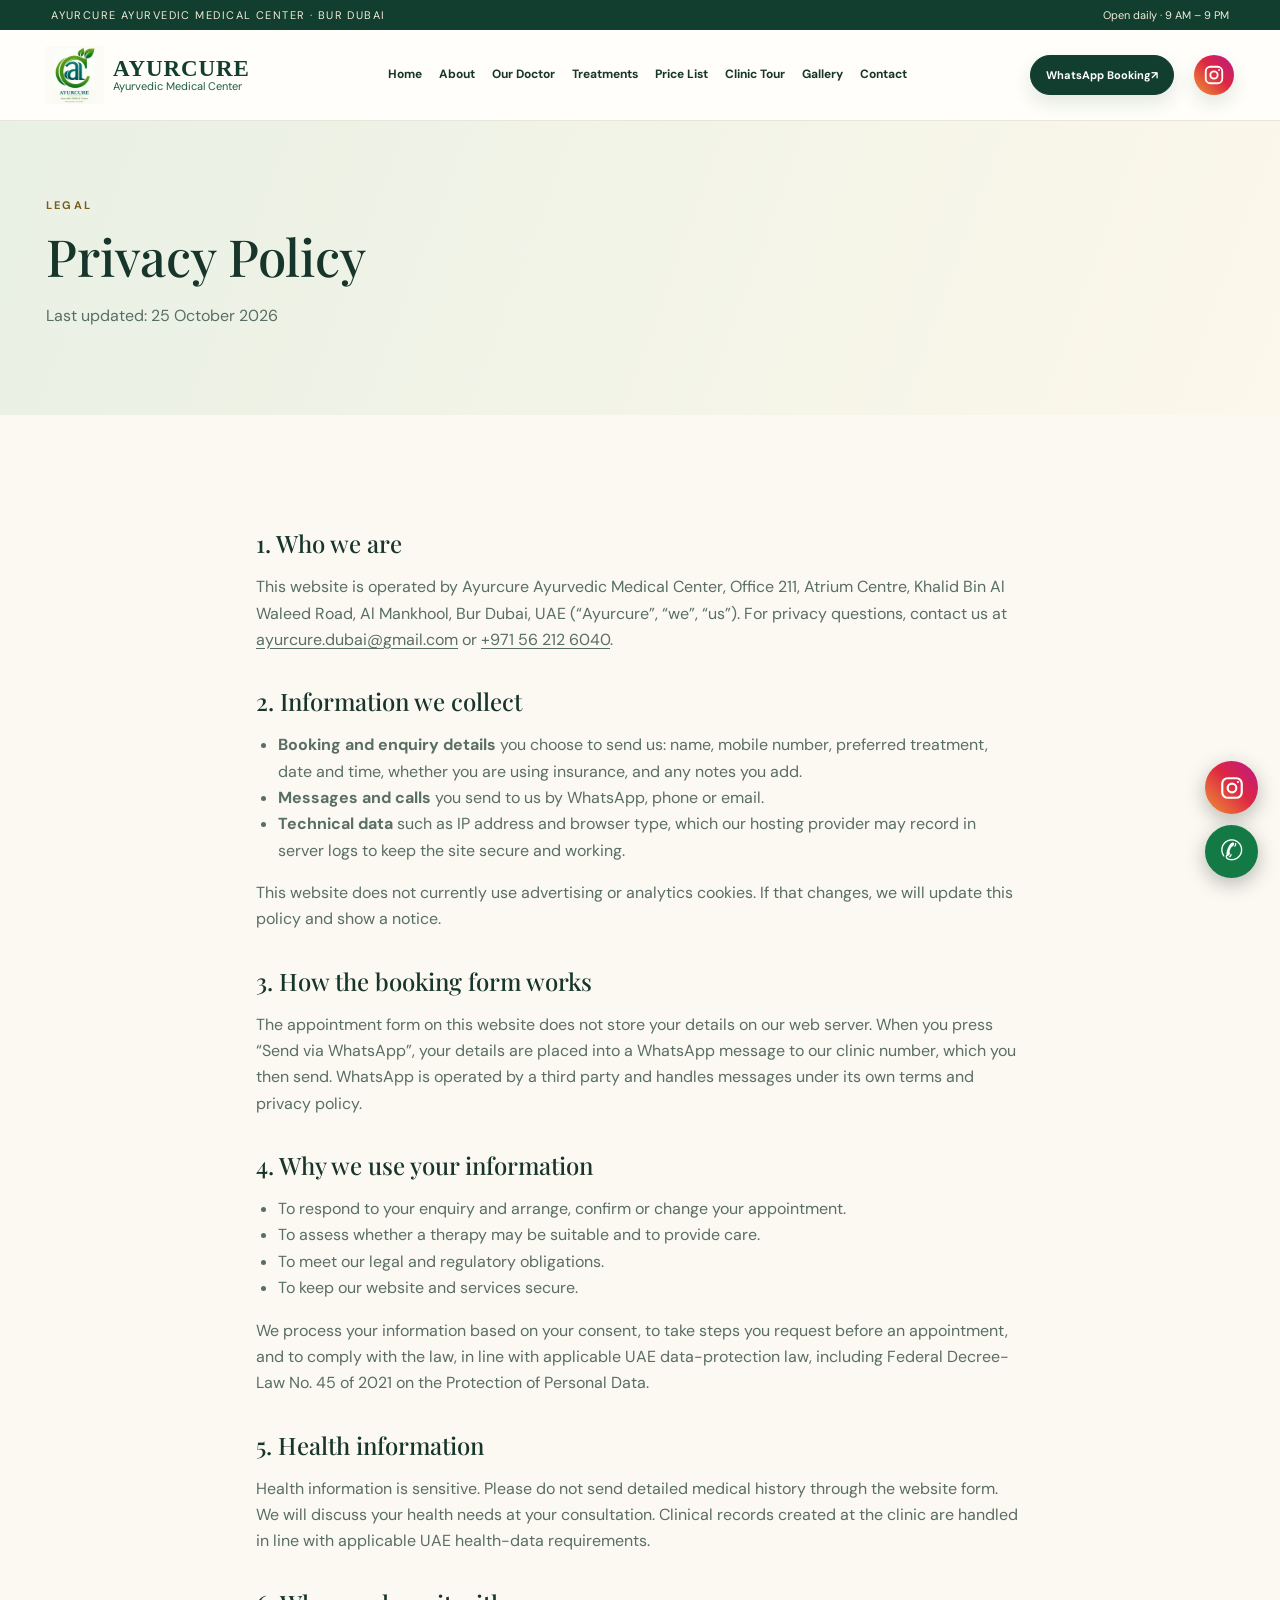
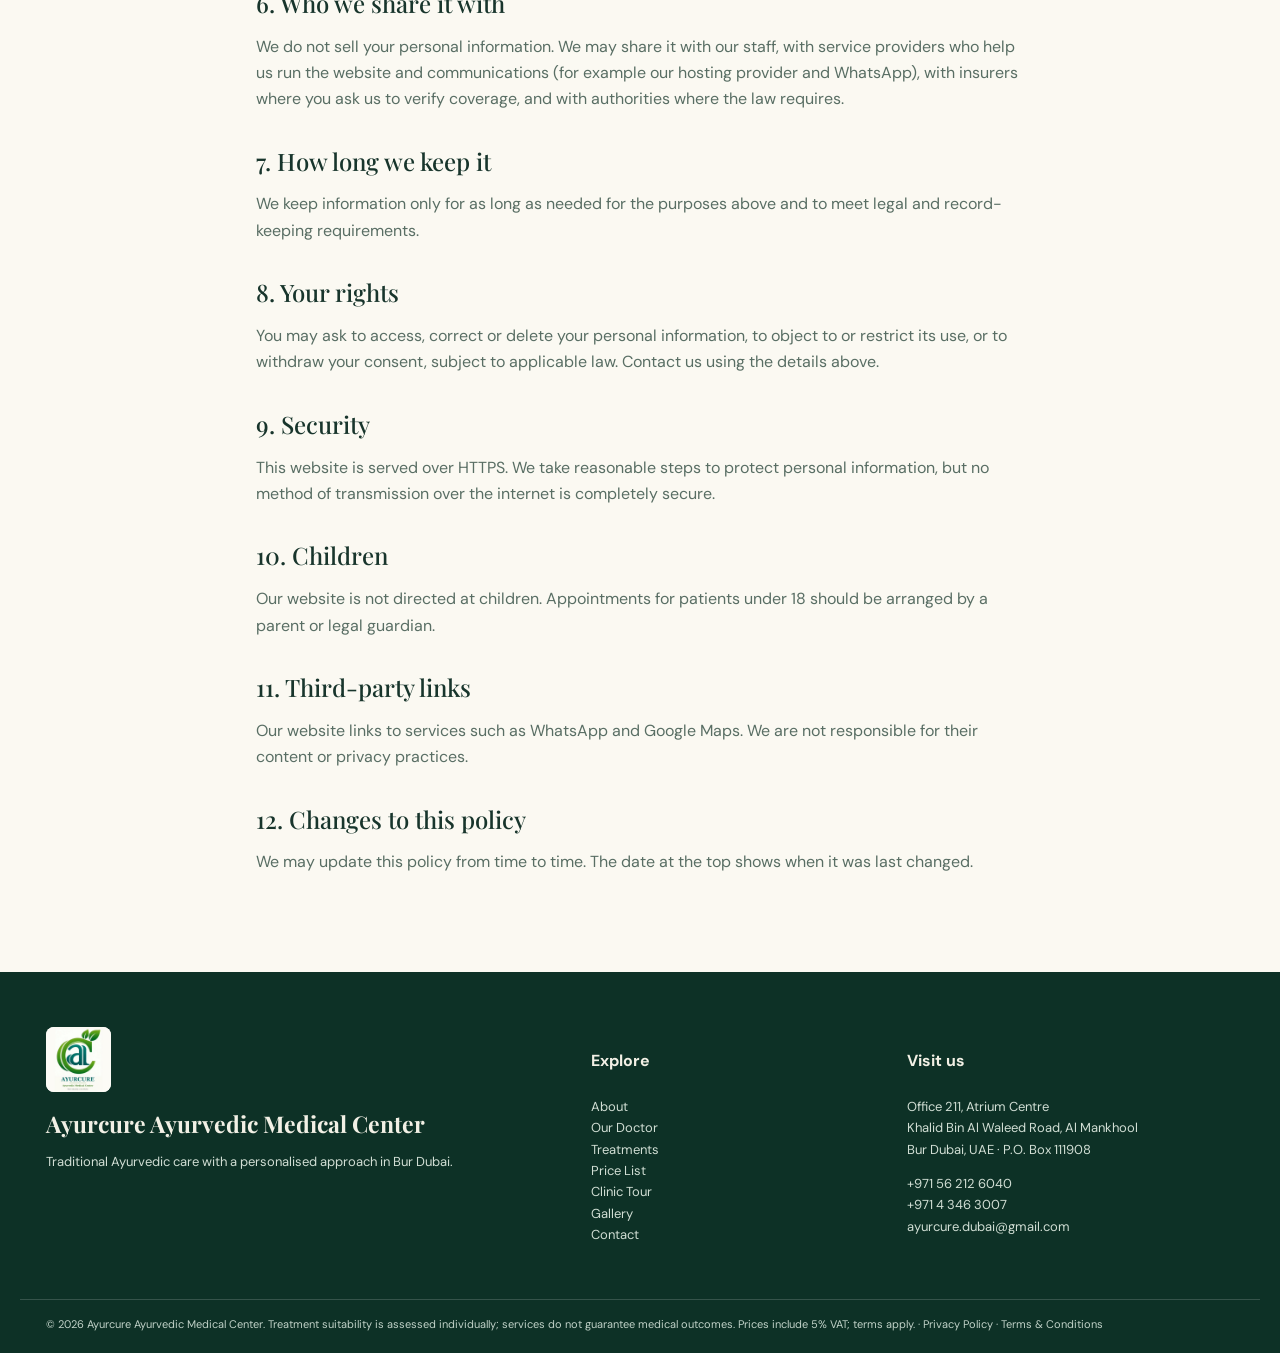
<file: privacy.html>
<!doctype html><html lang="en"><head><meta charset="utf-8"><meta name="viewport" content="width=device-width,initial-scale=1"><title>Privacy Policy | Ayurcure Ayurvedic Medical Center</title><meta name="description" content="How Ayurcure Ayurvedic Medical Center collects, uses and protects your personal information."><link rel="canonical" href="https://www.myayurcure.net/privacy"><meta name="robots" content="index,follow,max-image-preview:large"><meta name="theme-color" content="#123e30"><meta property="og:type" content="website"><meta property="og:site_name" content="Ayurcure Ayurvedic Medical Center"><meta property="og:title" content="Privacy Policy | Ayurcure Ayurvedic Medical Center"><meta property="og:description" content="How Ayurcure Ayurvedic Medical Center collects, uses and protects your personal information."><meta property="og:url" content="https://www.myayurcure.net/privacy"><meta property="og:image" content="https://www.myayurcure.net/branding/og-image.jpg"><meta property="og:image:width" content="1200"><meta property="og:image:height" content="630"><meta property="og:locale" content="en_AE"><meta name="twitter:card" content="summary_large_image"><meta name="twitter:title" content="Privacy Policy | Ayurcure Ayurvedic Medical Center"><meta name="twitter:description" content="How Ayurcure Ayurvedic Medical Center collects, uses and protects your personal information."><meta name="twitter:image" content="https://www.myayurcure.net/branding/og-image.jpg"><link rel="icon" href="/favicon.ico" sizes="any"><link rel="icon" href="/favicon-32.png" type="image/png" sizes="32x32"><link rel="apple-touch-icon" href="/apple-touch-icon.png"><link rel="preconnect" href="https://fonts.googleapis.com"><link rel="preconnect" href="https://fonts.gstatic.com" crossorigin><link rel="stylesheet" href="https://fonts.googleapis.com/css2?family=DM+Sans:wght@400;600;700&family=Playfair+Display:wght@500;600;700&display=swap"><link rel="stylesheet" href="style.css?v=20261102"></head><body><a class="skip" href="#main">Skip to content</a><div class="topline">AYURCURE AYURVEDIC MEDICAL CENTER · BUR DUBAI <span>Open daily · 9 AM – 9 PM</span></div><header><div class="shell header"><a class="identity" href="index.html"><img src="branding/logo.jpg" alt="Ayurcure emblem" width="58" height="63"><span><strong>AYURCURE</strong><small>Ayurvedic Medical Center</small></span></a><button class="hamburger" id="menu" type="button" aria-label="Toggle menu" aria-expanded="false" aria-controls="nav">☰</button><nav id="nav" aria-label="Main"><a href="index.html">Home</a><a href="about.html">About</a><a href="doctors.html">Our Doctor</a><a href="treatments.html">Treatments</a><a href="pricing.html">Price List</a><a href="clinic-tour.html">Clinic Tour</a><a href="gallery.html">Gallery</a><a href="contact.html">Contact</a></nav><a class="btn small desktop" href="https://wa.me/971562126040?text=Hello%20Ayurcure%2C%20I%20would%20like%20to%20enquire%20about%20an%20appointment." target="_blank" rel="noopener">WhatsApp Booking <span aria-hidden="true">↗</span></a><a class="igbtn desktop" href="https://www.instagram.com/ayurcureayurveda/" target="_blank" rel="noopener noreferrer" aria-label="Ayurcure on Instagram"><svg width="22" height="22" viewBox="0 0 24 24" fill="none" stroke="currentColor" stroke-width="2" stroke-linecap="round" stroke-linejoin="round" aria-hidden="true"><rect x="3" y="3" width="18" height="18" rx="5"/><circle cx="12" cy="12" r="4"/><circle cx="17.5" cy="6.5" r="1" fill="currentColor" stroke="none"/></svg></a></div></header><main id="main"><section class="pagehero"><div class="shell"><span class="eyebrow">LEGAL</span><h1>Privacy Policy</h1><p>Last updated: 25 October 2026</p></div></section><section class="shell section legal">
<h2>1. Who we are</h2>
<p>This website is operated by Ayurcure Ayurvedic Medical Center, Office 211, Atrium Centre, Khalid Bin Al Waleed Road, Al Mankhool, Bur Dubai, UAE (“Ayurcure”, “we”, “us”). For privacy questions, contact us at <a href="mailto:ayurcure.dubai@gmail.com">ayurcure.dubai@gmail.com</a> or <a href="tel:+971562126040">+971 56 212 6040</a>.</p>
<h2>2. Information we collect</h2>
<ul><li><strong>Booking and enquiry details</strong> you choose to send us: name, mobile number, preferred treatment, date and time, whether you are using insurance, and any notes you add.</li>
<li><strong>Messages and calls</strong> you send to us by WhatsApp, phone or email.</li>
<li><strong>Technical data</strong> such as IP address and browser type, which our hosting provider may record in server logs to keep the site secure and working.</li></ul>
<p>This website does not currently use advertising or analytics cookies. If that changes, we will update this policy and show a notice.</p>
<h2>3. How the booking form works</h2>
<p>The appointment form on this website does not store your details on our web server. When you press “Send via WhatsApp”, your details are placed into a WhatsApp message to our clinic number, which you then send. WhatsApp is operated by a third party and handles messages under its own terms and privacy policy.</p>
<h2>4. Why we use your information</h2>
<ul><li>To respond to your enquiry and arrange, confirm or change your appointment.</li><li>To assess whether a therapy may be suitable and to provide care.</li><li>To meet our legal and regulatory obligations.</li><li>To keep our website and services secure.</li></ul>
<p>We process your information based on your consent, to take steps you request before an appointment, and to comply with the law, in line with applicable UAE data-protection law, including Federal Decree-Law No. 45 of 2021 on the Protection of Personal Data.</p>
<h2>5. Health information</h2>
<p>Health information is sensitive. Please do not send detailed medical history through the website form. We will discuss your health needs at your consultation. Clinical records created at the clinic are handled in line with applicable UAE health-data requirements.</p>
<h2>6. Who we share it with</h2>
<p>We do not sell your personal information. We may share it with our staff, with service providers who help us run the website and communications (for example our hosting provider and WhatsApp), with insurers where you ask us to verify coverage, and with authorities where the law requires.</p>
<h2>7. How long we keep it</h2>
<p>We keep information only for as long as needed for the purposes above and to meet legal and record-keeping requirements.</p>
<h2>8. Your rights</h2>
<p>You may ask to access, correct or delete your personal information, to object to or restrict its use, or to withdraw your consent, subject to applicable law. Contact us using the details above.</p>
<h2>9. Security</h2>
<p>This website is served over HTTPS. We take reasonable steps to protect personal information, but no method of transmission over the internet is completely secure.</p>
<h2>10. Children</h2>
<p>Our website is not directed at children. Appointments for patients under 18 should be arranged by a parent or legal guardian.</p>
<h2>11. Third-party links</h2>
<p>Our website links to services such as WhatsApp and Google Maps. We are not responsible for their content or privacy practices.</p>
<h2>12. Changes to this policy</h2>
<p>We may update this policy from time to time. The date at the top shows when it was last changed.</p>
</section></main><footer><div class="shell footergrid"><div><img class="footlogo" src="branding/logo.jpg" alt="Ayurcure emblem" width="65" height="65" loading="lazy"><h3>Ayurcure Ayurvedic Medical Center</h3><p>Traditional Ayurvedic care with a personalised approach in Bur Dubai.</p></div><div><h4>Explore</h4><p><a href="about.html">About</a><br><a href="doctors.html">Our Doctor</a><br><a href="treatments.html">Treatments</a><br><a href="pricing.html">Price List</a><br><a href="clinic-tour.html">Clinic Tour</a><br><a href="gallery.html">Gallery</a><br><a href="contact.html">Contact</a></p></div><div><h4>Visit us</h4><p>Office 211, Atrium Centre<br>Khalid Bin Al Waleed Road, Al Mankhool<br>Bur Dubai, UAE · P.O. Box 111908</p><p><a href="tel:+971562126040">+971 56 212 6040</a><br><a href="tel:+97143463007">+971 4 346 3007</a><br><a href="mailto:ayurcure.dubai@gmail.com">ayurcure.dubai@gmail.com</a></p></div></div><div class="shell fine">© 2026 Ayurcure Ayurvedic Medical Center. Treatment suitability is assessed individually; services do not guarantee medical outcomes. Prices include 5% VAT; terms apply. · <a href="privacy.html">Privacy Policy</a> · <a href="terms.html">Terms &amp; Conditions</a></div></footer><a class="floatig" href="https://www.instagram.com/ayurcureayurveda/" target="_blank" rel="noopener noreferrer" aria-label="Ayurcure on Instagram"><svg width="22" height="22" viewBox="0 0 24 24" fill="none" stroke="currentColor" stroke-width="2" stroke-linecap="round" stroke-linejoin="round" aria-hidden="true"><rect x="3" y="3" width="18" height="18" rx="5"/><circle cx="12" cy="12" r="4"/><circle cx="17.5" cy="6.5" r="1" fill="currentColor" stroke="none"/></svg></a><a class="floatwa" href="https://wa.me/971562126040?text=Hello%20Ayurcure%2C%20I%20would%20like%20to%20enquire%20about%20an%20appointment." target="_blank" rel="noopener" aria-label="Enquire on WhatsApp"><span aria-hidden="true">✆</span></a><div class="mbar" role="group" aria-label="Quick contact"><a href="tel:+971562126040">Call</a><a href="https://wa.me/971562126040?text=Hello%20Ayurcure%2C%20I%20would%20like%20to%20enquire%20about%20an%20appointment." target="_blank" rel="noopener">WhatsApp</a><a href="https://www.instagram.com/ayurcureayurveda/" target="_blank" rel="noopener noreferrer" aria-label="Ayurcure on Instagram">Instagram</a><a href="https://maps.app.goo.gl/LZnD4BuZsYYrTYvo7" target="_blank" rel="noopener">Directions</a></div><script src="site.js" defer></script></body></html>
</file>
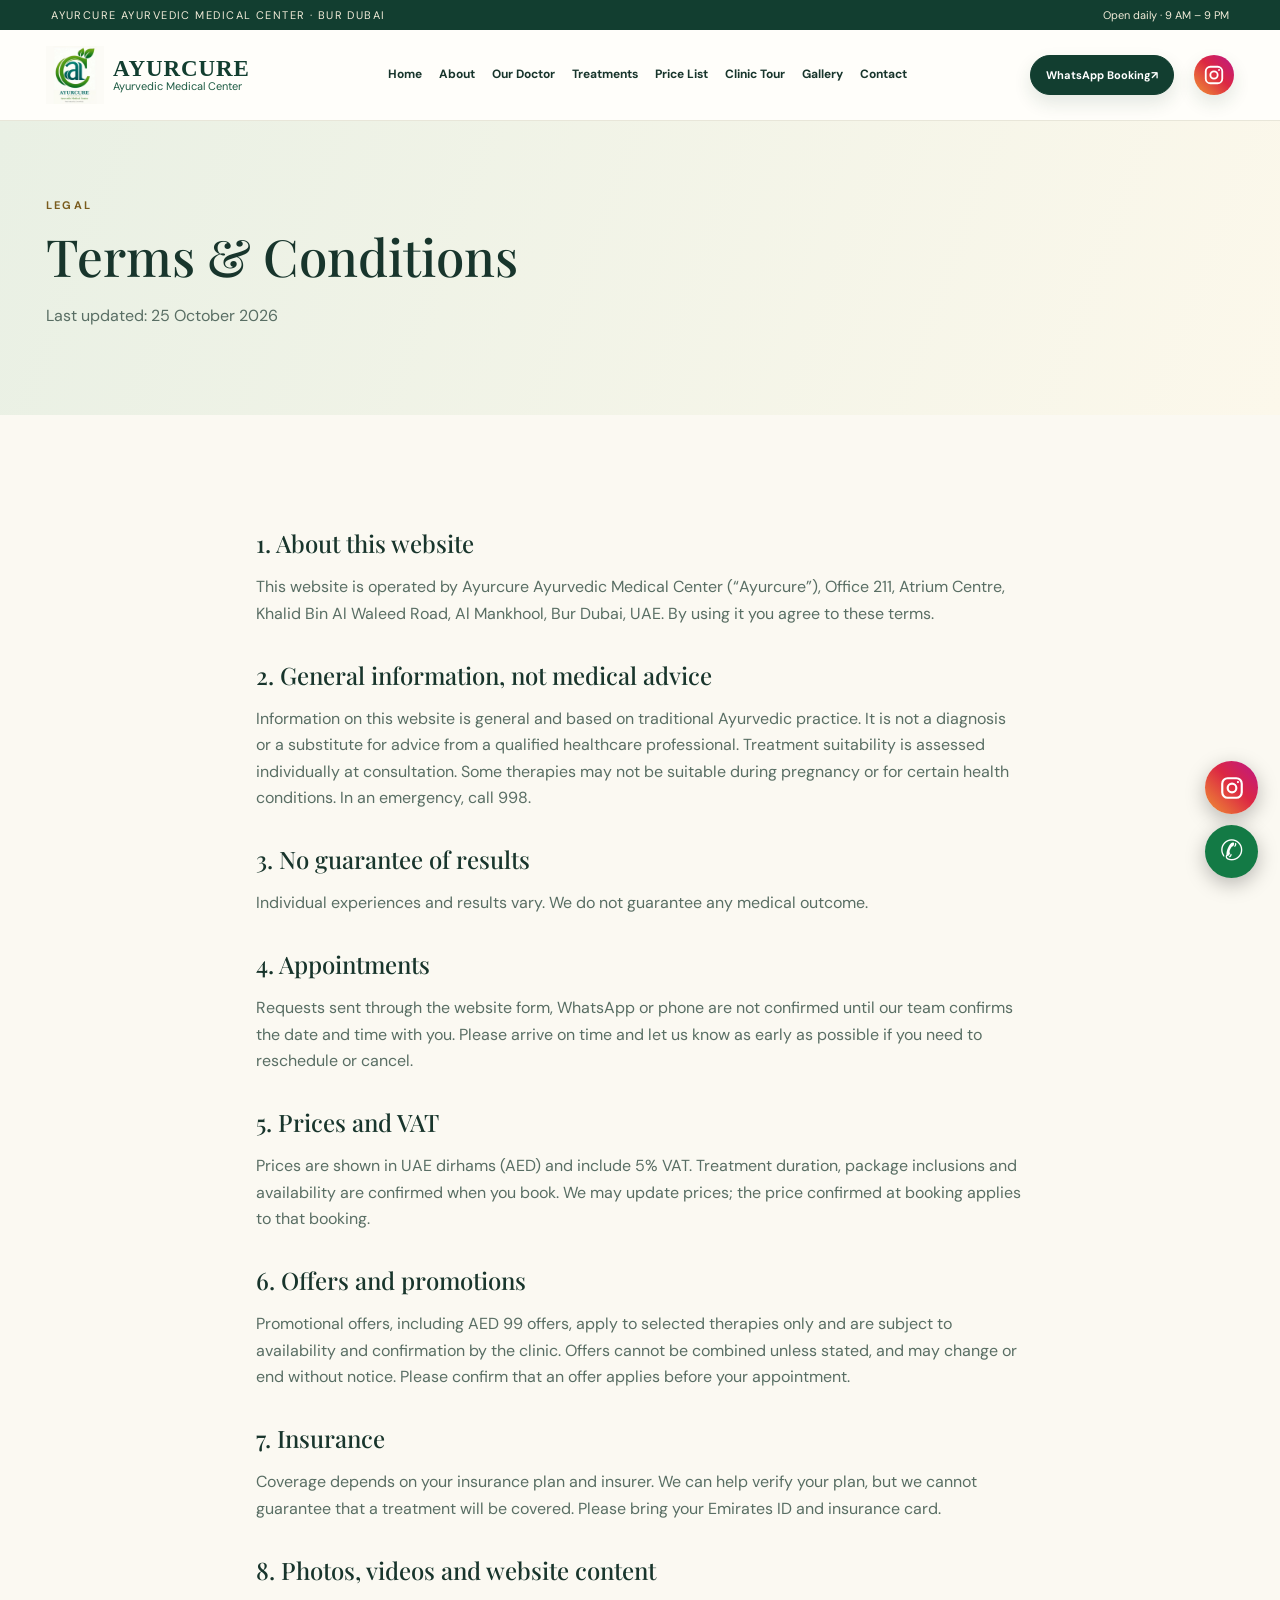
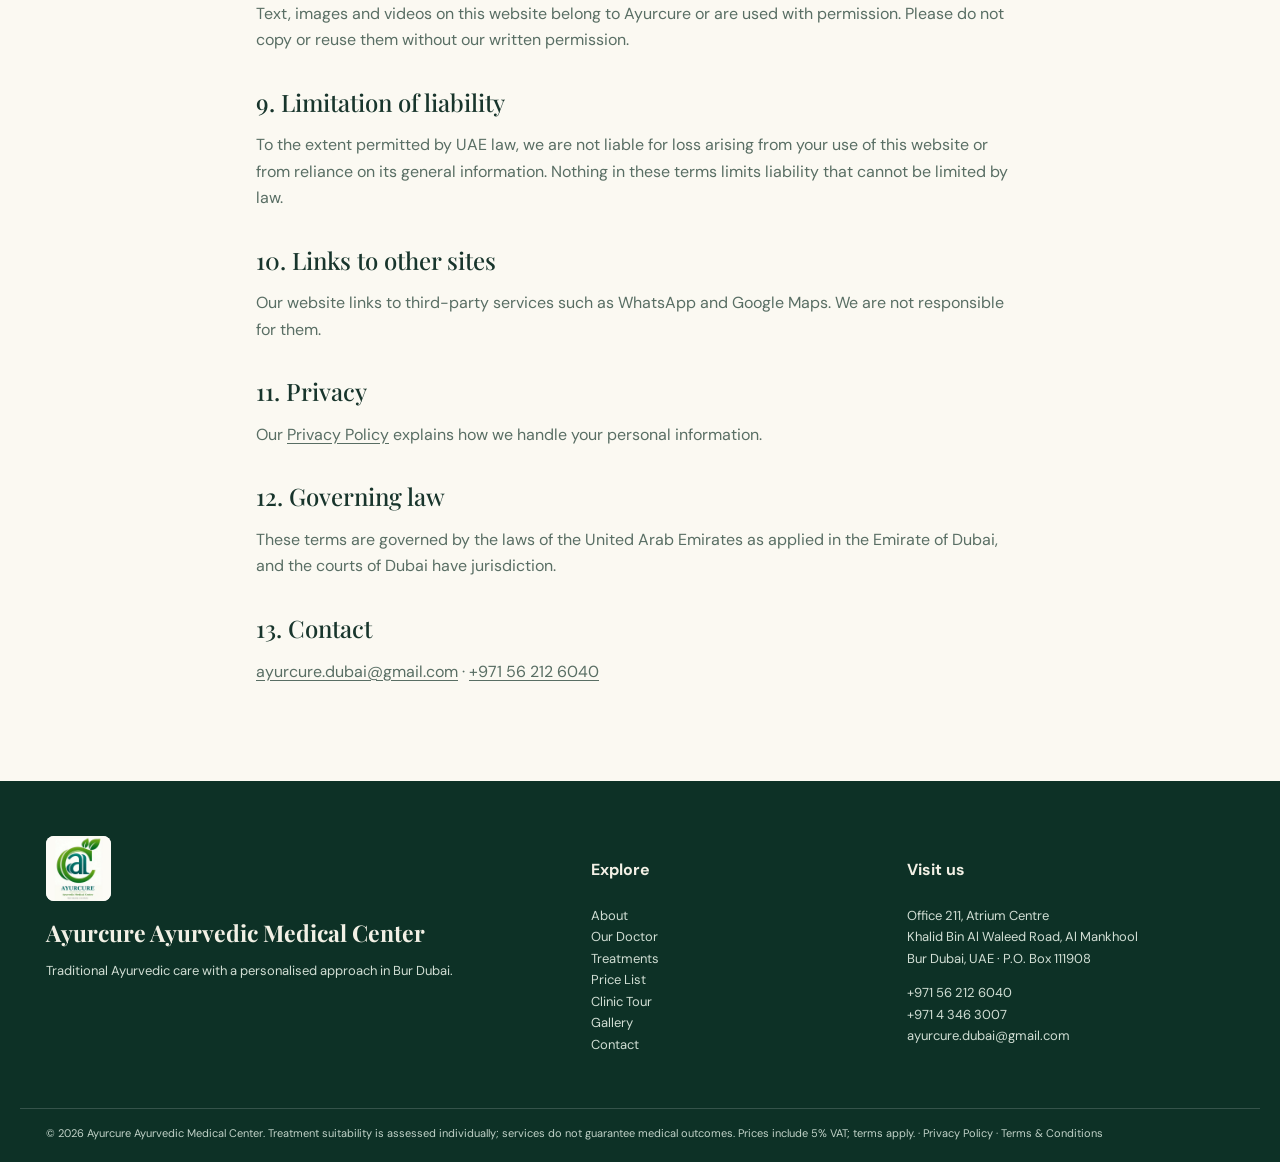
<file: terms.html>
<!doctype html><html lang="en"><head><meta charset="utf-8"><meta name="viewport" content="width=device-width,initial-scale=1"><title>Terms &amp; Conditions | Ayurcure Ayurvedic Medical Center</title><meta name="description" content="Terms and conditions for using the Ayurcure website, booking appointments and our prices and offers."><link rel="canonical" href="https://www.myayurcure.net/terms"><meta name="robots" content="index,follow,max-image-preview:large"><meta name="theme-color" content="#123e30"><meta property="og:type" content="website"><meta property="og:site_name" content="Ayurcure Ayurvedic Medical Center"><meta property="og:title" content="Terms &amp; Conditions | Ayurcure Ayurvedic Medical Center"><meta property="og:description" content="Terms and conditions for using the Ayurcure website, booking appointments and our prices and offers."><meta property="og:url" content="https://www.myayurcure.net/terms"><meta property="og:image" content="https://www.myayurcure.net/branding/og-image.jpg"><meta property="og:image:width" content="1200"><meta property="og:image:height" content="630"><meta property="og:locale" content="en_AE"><meta name="twitter:card" content="summary_large_image"><meta name="twitter:title" content="Terms &amp; Conditions | Ayurcure Ayurvedic Medical Center"><meta name="twitter:description" content="Terms and conditions for using the Ayurcure website, booking appointments and our prices and offers."><meta name="twitter:image" content="https://www.myayurcure.net/branding/og-image.jpg"><link rel="icon" href="/favicon.ico" sizes="any"><link rel="icon" href="/favicon-32.png" type="image/png" sizes="32x32"><link rel="apple-touch-icon" href="/apple-touch-icon.png"><link rel="preconnect" href="https://fonts.googleapis.com"><link rel="preconnect" href="https://fonts.gstatic.com" crossorigin><link rel="stylesheet" href="https://fonts.googleapis.com/css2?family=DM+Sans:wght@400;600;700&family=Playfair+Display:wght@500;600;700&display=swap"><link rel="stylesheet" href="style.css?v=20261102"></head><body><a class="skip" href="#main">Skip to content</a><div class="topline">AYURCURE AYURVEDIC MEDICAL CENTER · BUR DUBAI <span>Open daily · 9 AM – 9 PM</span></div><header><div class="shell header"><a class="identity" href="index.html"><img src="branding/logo.jpg" alt="Ayurcure emblem" width="58" height="63"><span><strong>AYURCURE</strong><small>Ayurvedic Medical Center</small></span></a><button class="hamburger" id="menu" type="button" aria-label="Toggle menu" aria-expanded="false" aria-controls="nav">☰</button><nav id="nav" aria-label="Main"><a href="index.html">Home</a><a href="about.html">About</a><a href="doctors.html">Our Doctor</a><a href="treatments.html">Treatments</a><a href="pricing.html">Price List</a><a href="clinic-tour.html">Clinic Tour</a><a href="gallery.html">Gallery</a><a href="contact.html">Contact</a></nav><a class="btn small desktop" href="https://wa.me/971562126040?text=Hello%20Ayurcure%2C%20I%20would%20like%20to%20enquire%20about%20an%20appointment." target="_blank" rel="noopener">WhatsApp Booking <span aria-hidden="true">↗</span></a><a class="igbtn desktop" href="https://www.instagram.com/ayurcureayurveda/" target="_blank" rel="noopener noreferrer" aria-label="Ayurcure on Instagram"><svg width="22" height="22" viewBox="0 0 24 24" fill="none" stroke="currentColor" stroke-width="2" stroke-linecap="round" stroke-linejoin="round" aria-hidden="true"><rect x="3" y="3" width="18" height="18" rx="5"/><circle cx="12" cy="12" r="4"/><circle cx="17.5" cy="6.5" r="1" fill="currentColor" stroke="none"/></svg></a></div></header><main id="main"><section class="pagehero"><div class="shell"><span class="eyebrow">LEGAL</span><h1>Terms &amp; Conditions</h1><p>Last updated: 25 October 2026</p></div></section><section class="shell section legal">
<h2>1. About this website</h2>
<p>This website is operated by Ayurcure Ayurvedic Medical Center (“Ayurcure”), Office 211, Atrium Centre, Khalid Bin Al Waleed Road, Al Mankhool, Bur Dubai, UAE. By using it you agree to these terms.</p>
<h2>2. General information, not medical advice</h2>
<p>Information on this website is general and based on traditional Ayurvedic practice. It is not a diagnosis or a substitute for advice from a qualified healthcare professional. Treatment suitability is assessed individually at consultation. Some therapies may not be suitable during pregnancy or for certain health conditions. In an emergency, call 998.</p>
<h2>3. No guarantee of results</h2>
<p>Individual experiences and results vary. We do not guarantee any medical outcome.</p>
<h2>4. Appointments</h2>
<p>Requests sent through the website form, WhatsApp or phone are not confirmed until our team confirms the date and time with you. Please arrive on time and let us know as early as possible if you need to reschedule or cancel.</p>
<h2>5. Prices and VAT</h2>
<p>Prices are shown in UAE dirhams (AED) and include 5% VAT. Treatment duration, package inclusions and availability are confirmed when you book. We may update prices; the price confirmed at booking applies to that booking.</p>
<h2>6. Offers and promotions</h2>
<p>Promotional offers, including AED 99 offers, apply to selected therapies only and are subject to availability and confirmation by the clinic. Offers cannot be combined unless stated, and may change or end without notice. Please confirm that an offer applies before your appointment.</p>
<h2>7. Insurance</h2>
<p>Coverage depends on your insurance plan and insurer. We can help verify your plan, but we cannot guarantee that a treatment will be covered. Please bring your Emirates ID and insurance card.</p>
<h2>8. Photos, videos and website content</h2>
<p>Text, images and videos on this website belong to Ayurcure or are used with permission. Please do not copy or reuse them without our written permission.</p>
<h2>9. Limitation of liability</h2>
<p>To the extent permitted by UAE law, we are not liable for loss arising from your use of this website or from reliance on its general information. Nothing in these terms limits liability that cannot be limited by law.</p>
<h2>10. Links to other sites</h2>
<p>Our website links to third-party services such as WhatsApp and Google Maps. We are not responsible for them.</p>
<h2>11. Privacy</h2>
<p>Our <a href="privacy.html">Privacy Policy</a> explains how we handle your personal information.</p>
<h2>12. Governing law</h2>
<p>These terms are governed by the laws of the United Arab Emirates as applied in the Emirate of Dubai, and the courts of Dubai have jurisdiction.</p>
<h2>13. Contact</h2>
<p><a href="mailto:ayurcure.dubai@gmail.com">ayurcure.dubai@gmail.com</a> · <a href="tel:+971562126040">+971 56 212 6040</a></p>
</section></main><footer><div class="shell footergrid"><div><img class="footlogo" src="branding/logo.jpg" alt="Ayurcure emblem" width="65" height="65" loading="lazy"><h3>Ayurcure Ayurvedic Medical Center</h3><p>Traditional Ayurvedic care with a personalised approach in Bur Dubai.</p></div><div><h4>Explore</h4><p><a href="about.html">About</a><br><a href="doctors.html">Our Doctor</a><br><a href="treatments.html">Treatments</a><br><a href="pricing.html">Price List</a><br><a href="clinic-tour.html">Clinic Tour</a><br><a href="gallery.html">Gallery</a><br><a href="contact.html">Contact</a></p></div><div><h4>Visit us</h4><p>Office 211, Atrium Centre<br>Khalid Bin Al Waleed Road, Al Mankhool<br>Bur Dubai, UAE · P.O. Box 111908</p><p><a href="tel:+971562126040">+971 56 212 6040</a><br><a href="tel:+97143463007">+971 4 346 3007</a><br><a href="mailto:ayurcure.dubai@gmail.com">ayurcure.dubai@gmail.com</a></p></div></div><div class="shell fine">© 2026 Ayurcure Ayurvedic Medical Center. Treatment suitability is assessed individually; services do not guarantee medical outcomes. Prices include 5% VAT; terms apply. · <a href="privacy.html">Privacy Policy</a> · <a href="terms.html">Terms &amp; Conditions</a></div></footer><a class="floatig" href="https://www.instagram.com/ayurcureayurveda/" target="_blank" rel="noopener noreferrer" aria-label="Ayurcure on Instagram"><svg width="22" height="22" viewBox="0 0 24 24" fill="none" stroke="currentColor" stroke-width="2" stroke-linecap="round" stroke-linejoin="round" aria-hidden="true"><rect x="3" y="3" width="18" height="18" rx="5"/><circle cx="12" cy="12" r="4"/><circle cx="17.5" cy="6.5" r="1" fill="currentColor" stroke="none"/></svg></a><a class="floatwa" href="https://wa.me/971562126040?text=Hello%20Ayurcure%2C%20I%20would%20like%20to%20enquire%20about%20an%20appointment." target="_blank" rel="noopener" aria-label="Enquire on WhatsApp"><span aria-hidden="true">✆</span></a><div class="mbar" role="group" aria-label="Quick contact"><a href="tel:+971562126040">Call</a><a href="https://wa.me/971562126040?text=Hello%20Ayurcure%2C%20I%20would%20like%20to%20enquire%20about%20an%20appointment." target="_blank" rel="noopener">WhatsApp</a><a href="https://www.instagram.com/ayurcureayurveda/" target="_blank" rel="noopener noreferrer" aria-label="Ayurcure on Instagram">Instagram</a><a href="https://maps.app.goo.gl/LZnD4BuZsYYrTYvo7" target="_blank" rel="noopener">Directions</a></div><script src="site.js" defer></script></body></html>
</file>
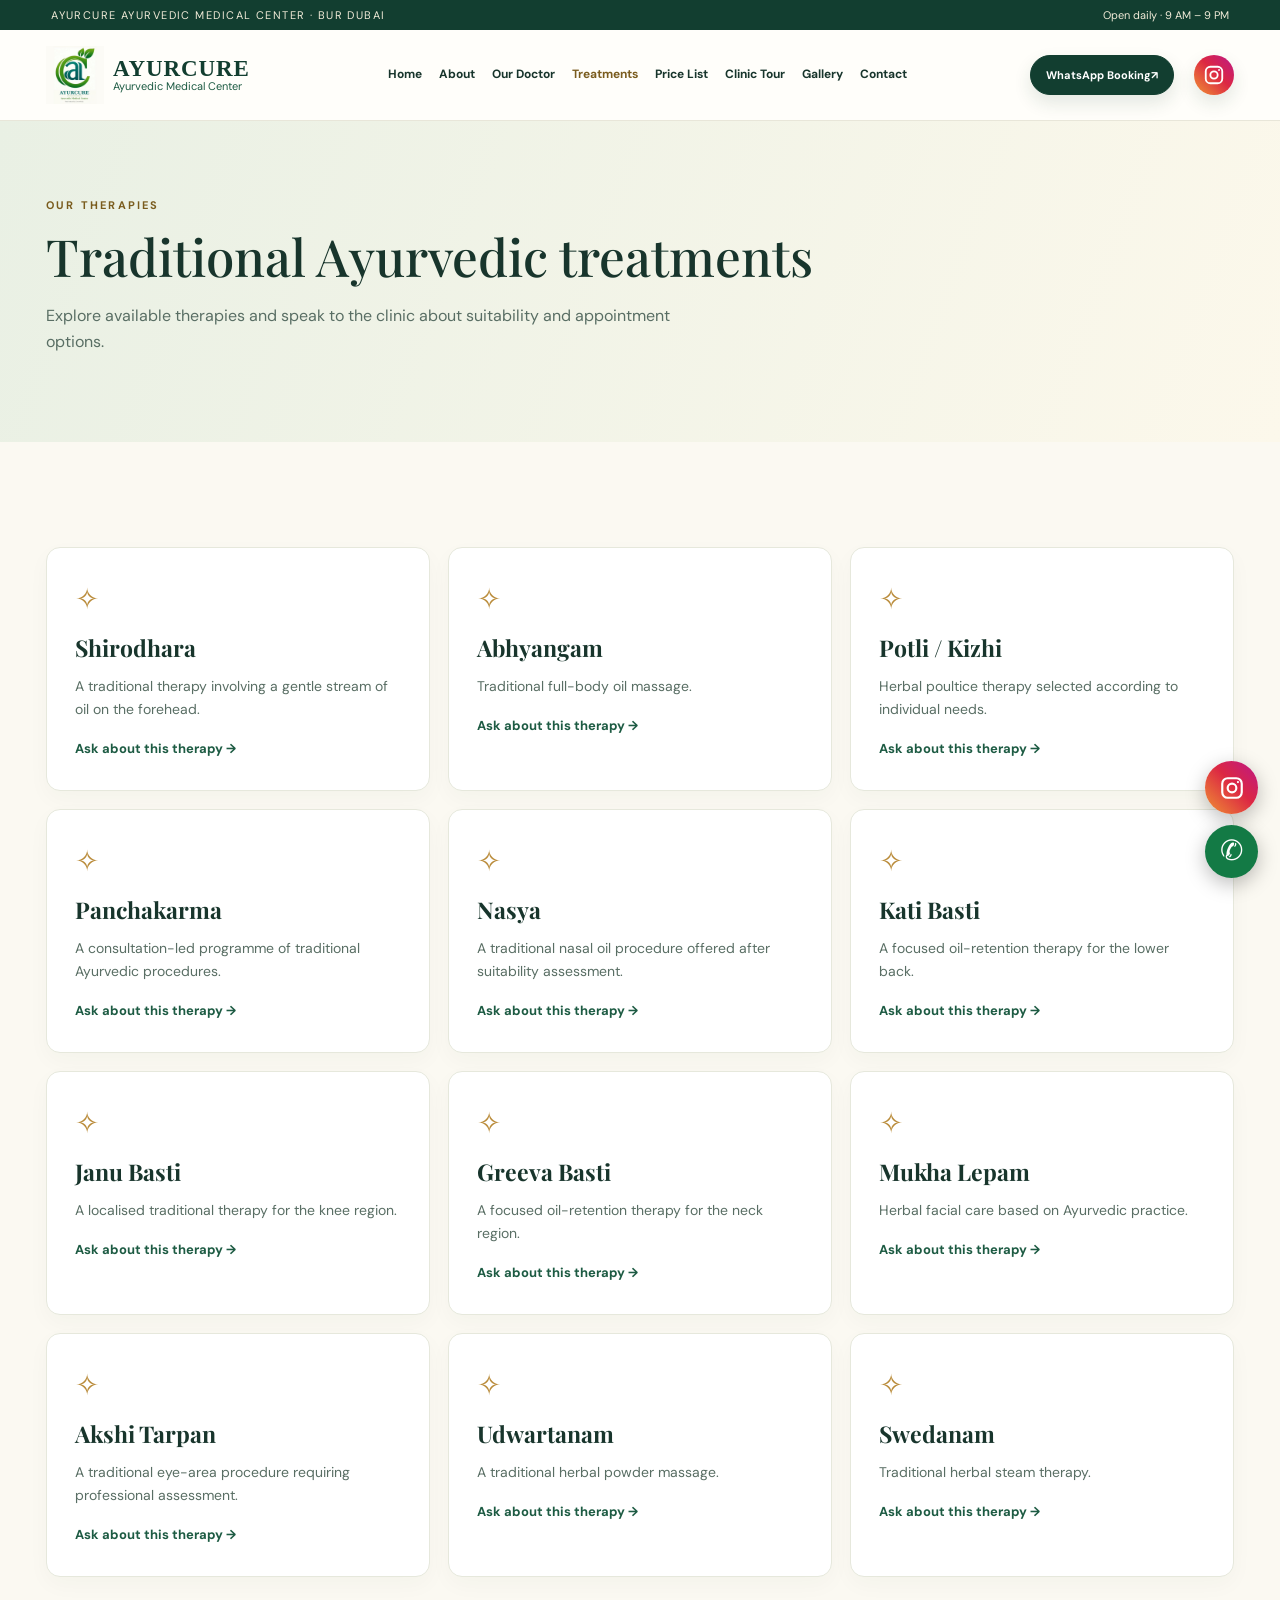
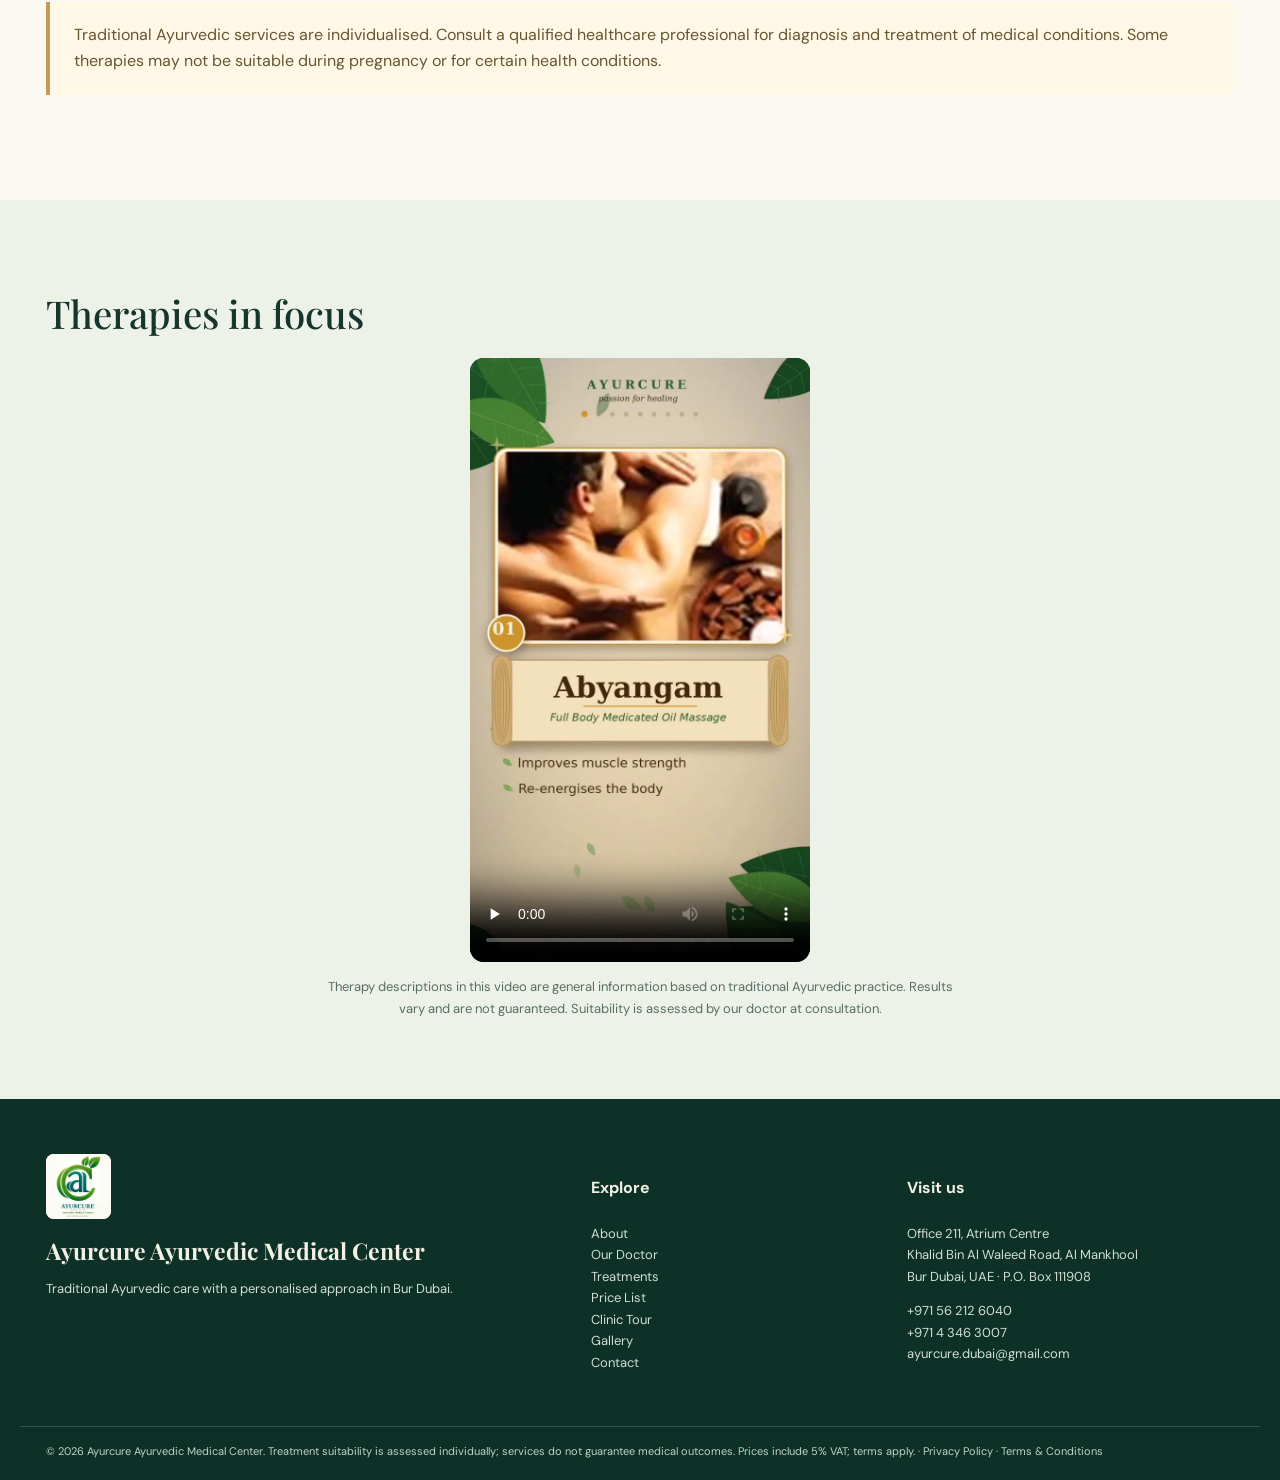
<file: treatments.html>
<!doctype html><html lang="en"><head><meta charset="utf-8"><meta name="viewport" content="width=device-width,initial-scale=1"><title>Ayurvedic Treatments in Dubai | Ayurcure</title><meta name="description" content="Shirodhara, Panchakarma, Abhyangam, Kati Basti, Nasya and more, offered after consultation at Ayurcure, Bur Dubai."><link rel="canonical" href="https://www.myayurcure.net/treatments"><meta name="robots" content="index,follow,max-image-preview:large"><meta name="theme-color" content="#123e30"><meta property="og:type" content="website"><meta property="og:site_name" content="Ayurcure Ayurvedic Medical Center"><meta property="og:title" content="Ayurvedic Treatments in Dubai | Ayurcure"><meta property="og:description" content="Shirodhara, Panchakarma, Abhyangam, Kati Basti, Nasya and more, offered after consultation at Ayurcure, Bur Dubai."><meta property="og:url" content="https://www.myayurcure.net/treatments"><meta property="og:image" content="https://www.myayurcure.net/branding/og-image.jpg"><meta property="og:image:width" content="1200"><meta property="og:image:height" content="630"><meta property="og:locale" content="en_AE"><meta name="twitter:card" content="summary_large_image"><meta name="twitter:title" content="Ayurvedic Treatments in Dubai | Ayurcure"><meta name="twitter:description" content="Shirodhara, Panchakarma, Abhyangam, Kati Basti, Nasya and more, offered after consultation at Ayurcure, Bur Dubai."><meta name="twitter:image" content="https://www.myayurcure.net/branding/og-image.jpg"><link rel="icon" href="/favicon.ico" sizes="any"><link rel="icon" href="/favicon-32.png" type="image/png" sizes="32x32"><link rel="apple-touch-icon" href="/apple-touch-icon.png"><link rel="preconnect" href="https://fonts.googleapis.com"><link rel="preconnect" href="https://fonts.gstatic.com" crossorigin><link rel="stylesheet" href="https://fonts.googleapis.com/css2?family=DM+Sans:wght@400;600;700&family=Playfair+Display:wght@500;600;700&display=swap"><link rel="stylesheet" href="style.css?v=20261102"></head><body><a class="skip" href="#main">Skip to content</a><div class="topline">AYURCURE AYURVEDIC MEDICAL CENTER · BUR DUBAI <span>Open daily · 9 AM – 9 PM</span></div><header><div class="shell header"><a class="identity" href="index.html"><img src="branding/logo.jpg" alt="Ayurcure emblem" width="58" height="63"><span><strong>AYURCURE</strong><small>Ayurvedic Medical Center</small></span></a><button class="hamburger" id="menu" type="button" aria-label="Toggle menu" aria-expanded="false" aria-controls="nav">☰</button><nav id="nav" aria-label="Main"><a href="index.html">Home</a><a href="about.html">About</a><a href="doctors.html">Our Doctor</a><a class="active" aria-current="page" href="treatments.html">Treatments</a><a href="pricing.html">Price List</a><a href="clinic-tour.html">Clinic Tour</a><a href="gallery.html">Gallery</a><a href="contact.html">Contact</a></nav><a class="btn small desktop" href="https://wa.me/971562126040?text=Hello%20Ayurcure%2C%20I%20would%20like%20to%20enquire%20about%20an%20appointment." target="_blank" rel="noopener">WhatsApp Booking <span aria-hidden="true">↗</span></a><a class="igbtn desktop" href="https://www.instagram.com/ayurcureayurveda/" target="_blank" rel="noopener noreferrer" aria-label="Ayurcure on Instagram"><svg width="22" height="22" viewBox="0 0 24 24" fill="none" stroke="currentColor" stroke-width="2" stroke-linecap="round" stroke-linejoin="round" aria-hidden="true"><rect x="3" y="3" width="18" height="18" rx="5"/><circle cx="12" cy="12" r="4"/><circle cx="17.5" cy="6.5" r="1" fill="currentColor" stroke="none"/></svg></a></div></header><main id="main"><section class="pagehero"><div class="shell"><span class="eyebrow">OUR THERAPIES</span><h1>Traditional Ayurvedic treatments</h1><p>Explore available therapies and speak to the clinic about suitability and appointment options.</p></div></section><section class="shell section"><div class="treatmentgrid"><article class="treatcard"><span aria-hidden="true">✧</span><h3>Shirodhara</h3><p>A traditional therapy involving a gentle stream of oil on the forehead.</p><a class="textlink" href="https://wa.me/971562126040?text=Hello%20Ayurcure%2C%20I%20would%20like%20to%20enquire%20about%20Shirodhara." target="_blank" rel="noopener" aria-label="Ask about Shirodhara on WhatsApp">Ask about this therapy <span aria-hidden="true">→</span></a></article><article class="treatcard"><span aria-hidden="true">✧</span><h3>Abhyangam</h3><p>Traditional full-body oil massage.</p><a class="textlink" href="https://wa.me/971562126040?text=Hello%20Ayurcure%2C%20I%20would%20like%20to%20enquire%20about%20Abhyangam." target="_blank" rel="noopener" aria-label="Ask about Abhyangam on WhatsApp">Ask about this therapy <span aria-hidden="true">→</span></a></article><article class="treatcard"><span aria-hidden="true">✧</span><h3>Potli / Kizhi</h3><p>Herbal poultice therapy selected according to individual needs.</p><a class="textlink" href="https://wa.me/971562126040?text=Hello%20Ayurcure%2C%20I%20would%20like%20to%20enquire%20about%20Potli%20/%20Kizhi." target="_blank" rel="noopener" aria-label="Ask about Potli / Kizhi on WhatsApp">Ask about this therapy <span aria-hidden="true">→</span></a></article><article class="treatcard"><span aria-hidden="true">✧</span><h3>Panchakarma</h3><p>A consultation-led programme of traditional Ayurvedic procedures.</p><a class="textlink" href="https://wa.me/971562126040?text=Hello%20Ayurcure%2C%20I%20would%20like%20to%20enquire%20about%20Panchakarma." target="_blank" rel="noopener" aria-label="Ask about Panchakarma on WhatsApp">Ask about this therapy <span aria-hidden="true">→</span></a></article><article class="treatcard"><span aria-hidden="true">✧</span><h3>Nasya</h3><p>A traditional nasal oil procedure offered after suitability assessment.</p><a class="textlink" href="https://wa.me/971562126040?text=Hello%20Ayurcure%2C%20I%20would%20like%20to%20enquire%20about%20Nasya." target="_blank" rel="noopener" aria-label="Ask about Nasya on WhatsApp">Ask about this therapy <span aria-hidden="true">→</span></a></article><article class="treatcard"><span aria-hidden="true">✧</span><h3>Kati Basti</h3><p>A focused oil-retention therapy for the lower back.</p><a class="textlink" href="https://wa.me/971562126040?text=Hello%20Ayurcure%2C%20I%20would%20like%20to%20enquire%20about%20Kati%20Basti." target="_blank" rel="noopener" aria-label="Ask about Kati Basti on WhatsApp">Ask about this therapy <span aria-hidden="true">→</span></a></article><article class="treatcard"><span aria-hidden="true">✧</span><h3>Janu Basti</h3><p>A localised traditional therapy for the knee region.</p><a class="textlink" href="https://wa.me/971562126040?text=Hello%20Ayurcure%2C%20I%20would%20like%20to%20enquire%20about%20Janu%20Basti." target="_blank" rel="noopener" aria-label="Ask about Janu Basti on WhatsApp">Ask about this therapy <span aria-hidden="true">→</span></a></article><article class="treatcard"><span aria-hidden="true">✧</span><h3>Greeva Basti</h3><p>A focused oil-retention therapy for the neck region.</p><a class="textlink" href="https://wa.me/971562126040?text=Hello%20Ayurcure%2C%20I%20would%20like%20to%20enquire%20about%20Greeva%20Basti." target="_blank" rel="noopener" aria-label="Ask about Greeva Basti on WhatsApp">Ask about this therapy <span aria-hidden="true">→</span></a></article><article class="treatcard"><span aria-hidden="true">✧</span><h3>Mukha Lepam</h3><p>Herbal facial care based on Ayurvedic practice.</p><a class="textlink" href="https://wa.me/971562126040?text=Hello%20Ayurcure%2C%20I%20would%20like%20to%20enquire%20about%20Mukha%20Lepam." target="_blank" rel="noopener" aria-label="Ask about Mukha Lepam on WhatsApp">Ask about this therapy <span aria-hidden="true">→</span></a></article><article class="treatcard"><span aria-hidden="true">✧</span><h3>Akshi Tarpan</h3><p>A traditional eye-area procedure requiring professional assessment.</p><a class="textlink" href="https://wa.me/971562126040?text=Hello%20Ayurcure%2C%20I%20would%20like%20to%20enquire%20about%20Akshi%20Tarpan." target="_blank" rel="noopener" aria-label="Ask about Akshi Tarpan on WhatsApp">Ask about this therapy <span aria-hidden="true">→</span></a></article><article class="treatcard"><span aria-hidden="true">✧</span><h3>Udwartanam</h3><p>A traditional herbal powder massage.</p><a class="textlink" href="https://wa.me/971562126040?text=Hello%20Ayurcure%2C%20I%20would%20like%20to%20enquire%20about%20Udwartanam." target="_blank" rel="noopener" aria-label="Ask about Udwartanam on WhatsApp">Ask about this therapy <span aria-hidden="true">→</span></a></article><article class="treatcard"><span aria-hidden="true">✧</span><h3>Swedanam</h3><p>Traditional herbal steam therapy.</p><a class="textlink" href="https://wa.me/971562126040?text=Hello%20Ayurcure%2C%20I%20would%20like%20to%20enquire%20about%20Swedanam." target="_blank" rel="noopener" aria-label="Ask about Swedanam on WhatsApp">Ask about this therapy <span aria-hidden="true">→</span></a></article></div><div class="notice">Traditional Ayurvedic services are individualised. Consult a qualified healthcare professional for diagnosis and treatment of medical conditions. Some therapies may not be suitable during pregnancy or for certain health conditions.</div></section><section class="section soft"><div class="shell"><h2>Therapies in focus</h2><div class="vwrap"><video controls playsinline preload="none" poster="posters/therapy-overview.webp" width="720" height="1280" aria-label="Overview of Ayurcure therapies"><source src="therapy-overview.mp4" type="video/mp4">Your browser does not support video playback.</video></div><p class="vnote">Therapy descriptions in this video are general information based on traditional Ayurvedic practice. Results vary and are not guaranteed. Suitability is assessed by our doctor at consultation.</p></div></section></main><footer><div class="shell footergrid"><div><img class="footlogo" src="branding/logo.jpg" alt="Ayurcure emblem" width="65" height="65" loading="lazy"><h3>Ayurcure Ayurvedic Medical Center</h3><p>Traditional Ayurvedic care with a personalised approach in Bur Dubai.</p></div><div><h4>Explore</h4><p><a href="about.html">About</a><br><a href="doctors.html">Our Doctor</a><br><a href="treatments.html">Treatments</a><br><a href="pricing.html">Price List</a><br><a href="clinic-tour.html">Clinic Tour</a><br><a href="gallery.html">Gallery</a><br><a href="contact.html">Contact</a></p></div><div><h4>Visit us</h4><p>Office 211, Atrium Centre<br>Khalid Bin Al Waleed Road, Al Mankhool<br>Bur Dubai, UAE · P.O. Box 111908</p><p><a href="tel:+971562126040">+971 56 212 6040</a><br><a href="tel:+97143463007">+971 4 346 3007</a><br><a href="mailto:ayurcure.dubai@gmail.com">ayurcure.dubai@gmail.com</a></p></div></div><div class="shell fine">© 2026 Ayurcure Ayurvedic Medical Center. Treatment suitability is assessed individually; services do not guarantee medical outcomes. Prices include 5% VAT; terms apply. · <a href="privacy.html">Privacy Policy</a> · <a href="terms.html">Terms &amp; Conditions</a></div></footer><a class="floatig" href="https://www.instagram.com/ayurcureayurveda/" target="_blank" rel="noopener noreferrer" aria-label="Ayurcure on Instagram"><svg width="22" height="22" viewBox="0 0 24 24" fill="none" stroke="currentColor" stroke-width="2" stroke-linecap="round" stroke-linejoin="round" aria-hidden="true"><rect x="3" y="3" width="18" height="18" rx="5"/><circle cx="12" cy="12" r="4"/><circle cx="17.5" cy="6.5" r="1" fill="currentColor" stroke="none"/></svg></a><a class="floatwa" href="https://wa.me/971562126040?text=Hello%20Ayurcure%2C%20I%20would%20like%20to%20enquire%20about%20an%20appointment." target="_blank" rel="noopener" aria-label="Enquire on WhatsApp"><span aria-hidden="true">✆</span></a><div class="mbar" role="group" aria-label="Quick contact"><a href="tel:+971562126040">Call</a><a href="https://wa.me/971562126040?text=Hello%20Ayurcure%2C%20I%20would%20like%20to%20enquire%20about%20an%20appointment." target="_blank" rel="noopener">WhatsApp</a><a href="https://www.instagram.com/ayurcureayurveda/" target="_blank" rel="noopener noreferrer" aria-label="Ayurcure on Instagram">Instagram</a><a href="https://maps.app.goo.gl/LZnD4BuZsYYrTYvo7" target="_blank" rel="noopener">Directions</a></div><script src="site.js" defer></script></body></html>
</file>
<file: style.css>
:root{--deep:#123e30;--green:#1d5b43;--sage:#e8efe6;--cream:#fbf9f2;--gold:#c39b54;--ink:#18352c;--muted:#596e64}*{box-sizing:border-box}body{margin:0;background:var(--cream);color:var(--ink);font-family:'DM Sans',Arial,sans-serif;line-height:1.65}a{color:inherit;text-decoration:none}img{max-width:100%}.shell{max-width:1240px;margin:auto;padding-left:26px;padding-right:26px}.topline{background:var(--deep);color:#f1ebd8;padding:6px 4%;font-size:11px;letter-spacing:.13em;display:flex;justify-content:space-between}.topline span{letter-spacing:0}header{position:sticky;top:0;z-index:20;background:#fffefaf5;border-bottom:1px solid #e8e6d9;backdrop-filter:blur(10px)}.header{display:flex;align-items:center;gap:20px;min-height:90px}.identity{display:flex;align-items:center;gap:9px;min-width:218px;line-height:1.05}.identity img{width:58px;height:63px;object-fit:contain}.identity strong{font-family:Georgia,serif;font-size:23px;color:var(--deep);letter-spacing:.04em}.identity small{display:block;font-size:11px;color:var(--green)}nav{display:flex;align-items:center;gap:17px;margin:auto}nav a{font-size:12px;font-weight:700;white-space:nowrap}nav a:hover,nav a.active{color:#7a5c1e}.btn{display:inline-flex;align-items:center;justify-content:center;padding:13px 24px;border-radius:40px;background:var(--deep);color:white;font-weight:700;font-size:13px;box-shadow:0 8px 18px #163f2c1f;border:1px solid var(--deep);transition:transform .2s,background .2s}.btn:hover{transform:translateY(-2px);background:#226048}.btn.small{padding:10px 15px;font-size:11px;white-space:nowrap}.btn.ghost{background:transparent;color:var(--deep);box-shadow:none}.btn.gold{background:#f1cf8b;border-color:#f1cf8b;color:#203b2c}.hamburger{display:none;background:transparent;border:0;font-size:28px;color:var(--deep)}h1,h2,h3{font-family:'Playfair Display',Georgia,serif;line-height:1.2}h1{font-size:clamp(43px,5vw,74px);font-weight:500;margin:18px 0}h2{font-size:clamp(30px,3vw,44px);font-weight:500;margin:10px 0 22px}h3{font-size:23px;margin:10px 0}p{color:var(--muted)}.eyebrow{font-size:11px;font-weight:700;letter-spacing:.2em;color:#7a5c1e}.hero{background:radial-gradient(circle at 10% 20%,#eaf2dd 0%,transparent 48%),linear-gradient(115deg,#faf7e9,#e3eddb);overflow:hidden}.hero-grid{display:grid;grid-template-columns:1.2fr .8fr;gap:30px;align-items:center;min-height:580px}.herotext{padding:70px 0}.herotext h1 i{font-style:normal;color:#a47d31}.herotext>p{max-width:560px;font-size:17px}.actions{display:flex;gap:12px;flex-wrap:wrap;margin:25px 0}.minifeatures{font-size:12px;color:var(--green);margin-top:28px}.heroimage{height:540px;position:relative;display:flex;align-items:flex-end;justify-content:center}.heroimage>img{max-height:500px;width:100%;object-fit:contain;object-position:bottom;filter:drop-shadow(0 14px 28px #123e3026)}.doctorlabel{position:absolute;bottom:22px;left:4%;background:#fffffff0;border-left:4px solid var(--gold);padding:13px 20px;box-shadow:0 6px 25px #0002}.doctorlabel strong,.doctorlabel span{display:block}.doctorlabel span{font-size:11px}.section{padding-top:80px;padding-bottom:80px}.sectiontop{display:flex;justify-content:space-between;align-items:end;gap:30px;margin-bottom:24px}.sectiontop p{max-width:390px}.cards{display:grid;grid-template-columns:repeat(3,1fr);gap:18px}.tile{height:340px;position:relative;overflow:hidden;border-radius:14px;background:var(--deep)}.tile img{width:100%;height:100%;object-fit:cover;transition:transform .3s}.tile:hover img{transform:scale(1.04)}.tile:after{content:'';position:absolute;inset:0;background:linear-gradient(transparent 25%,#06271df2)}.tilecontent{position:absolute;z-index:1;bottom:22px;left:24px;right:24px;color:white}.tilecontent strong{font:26px Georgia,serif;display:block}.tilecontent small{display:block;margin:6px 0 12px}.tilecontent em{color:#f4d899;font-size:12px;font-style:normal}.soft{background:#edf2e9}.split{display:grid;grid-template-columns:1fr 1fr;gap:65px;align-items:center}.rounded{border-radius:18px;width:100%;max-height:480px;object-fit:cover}.videoframe video,.widevideo video{display:block;width:100%;max-height:560px;background:#0b221c;border-radius:14px}.widevideo{max-width:900px;margin:28px auto}.treatmentgrid{display:grid;grid-template-columns:repeat(3,1fr);gap:18px;margin-top:25px}.treatcard{background:#fff;border:1px solid #e6e8dc;border-radius:14px;padding:28px;box-shadow:0 8px 22px #173f2a08}.treatcard>span:not(.eyebrow){font-size:29px;color:#ba8c3b}.treatcard p{font-size:14px}.center{text-align:center;margin-top:35px}.textlink{font-weight:700;color:var(--green);font-size:13px}.cta{text-align:center;background:linear-gradient(130deg,#133e30,#235b42);color:white}.cta h2,.cta p{color:white}.pagehero{background:linear-gradient(110deg,#e9f0e4,#fcf8eb);padding:70px 0}.pagehero h1{font-size:clamp(38px,4vw,58px);margin:8px 0}.pagehero p{max-width:650px}.doctorportrait{width:100%;max-height:600px;object-fit:contain;object-position:center;background:#f1efe7;border-radius:18px}.doctorsection{grid-template-columns:.8fr 1.2fr}.notice{padding:20px 24px;background:#fff8e6;border-left:4px solid var(--gold);margin:25px 0;color:#665632}.pricebox{background:white;border:1px solid #e8e8dc;border-radius:12px;overflow:hidden;margin:20px 0 50px}.pricerow{display:flex;justify-content:space-between;gap:18px;padding:14px 24px;border-bottom:1px solid #edf0e8}.pricerow:last-child{border:0}.pricerow strong{white-space:nowrap;color:var(--green)}.gallerygrid{display:grid;grid-template-columns:repeat(3,1fr);gap:16px}.gallerygrid img,.gallerygrid video{width:100%;height:250px;object-fit:cover;border-radius:10px;background:#0b261e}.gallerygrid figure{margin:0}.gallerygrid figcaption{font-size:12px;color:var(--muted)}.tabs{display:flex;gap:8px;margin-bottom:25px}.tab{border:1px solid #b4c4b8;background:white;border-radius:30px;padding:10px 23px;cursor:pointer}.tab.active{background:var(--deep);color:white}.mediaitem[hidden]{display:none}footer{background:#0d3126;color:#f2f0e5;padding:55px 0 20px}.footergrid{display:grid;grid-template-columns:1.5fr .8fr 1fr;gap:55px}.footergrid p,.footergrid a{color:#d1ded4;font-size:13px}.footlogo{height:65px;width:65px;object-fit:contain;background:white;border-radius:8px}.fine{font-size:11px;border-top:1px solid #ffffff2a;margin-top:40px;padding-top:15px;color:#c1d2c8}.floatwa{position:fixed;right:22px;bottom:22px;background:#137a45;color:white;border-radius:50%;width:53px;height:53px;display:grid;place-items:center;font-size:28px;box-shadow:0 6px 20px #0004;z-index:21}@media(max-width:1120px){nav{gap:9px}nav a{font-size:11px}.desktop{display:none}}@media(max-width:850px){.topline span{display:none}.header{min-height:75px;justify-content:space-between}.hamburger{display:block}nav{display:none;position:absolute;top:75px;left:0;right:0;background:white;flex-direction:column;padding:15px;box-shadow:0 14px 20px #0002}nav.open{display:flex}nav a{font-size:15px;padding:7px}.hero-grid,.split,.doctorsection{grid-template-columns:1fr}.hero-grid{gap:0}.herotext{padding:50px 0 0}.heroimage{height:430px}.heroimage>img{max-height:410px}.section{padding-top:55px;padding-bottom:55px}.cards,.treatmentgrid,.gallerygrid{grid-template-columns:repeat(2,1fr)}.sectiontop{display:block}.footergrid{grid-template-columns:1fr 1fr}}@media(max-width:540px){.shell{padding-left:18px;padding-right:18px}.topline{font-size:9px}.identity strong{font-size:19px}.identity img{width:48px;height:55px}.heroimage{height:380px}.heroimage>img{max-height:360px}.cards,.treatmentgrid,.gallerygrid,.footergrid{grid-template-columns:1fr}.gallerygrid img,.gallerygrid video{height:auto;max-height:390px}.tile{height:300px}.actions .btn{width:100%}.doctorlabel{left:0;right:0}.pricerow{padding:12px}.pricerow span{font-size:13px}.pricerow strong{font-size:13px}}
/* Full-media visibility update — preserve entire original photo/video frame. */
.gallerygrid{align-items:start}
.gallerygrid figure{background:#f1f3ed;border:1px solid #e1e6da;border-radius:12px;overflow:hidden;padding:10px}
.gallerygrid img,.gallerygrid video{display:block;width:100%;height:auto;max-height:none;aspect-ratio:auto;object-fit:contain;object-position:center;border-radius:7px;background:#13271f}
.gallerygrid video{max-height:75vh}
.tile{height:auto;min-height:340px;display:flex;flex-direction:column;background:#f1f3ed;border:1px solid #e1e6da}
.tile img{height:auto;max-height:360px;object-fit:contain;transform:none!important;display:block;background:#f1f3ed}
.tile:after{display:none}
.tilecontent{position:static;background:#123e30;padding:20px 24px;flex:1;left:auto;right:auto;bottom:auto}
.rounded{max-height:none;object-fit:contain}
.videoframe video,.widevideo video{width:100%;height:auto;max-height:none;object-fit:contain;background:#0b221c}
.doctorportrait,.heroimage>img{object-fit:contain}
@media(max-width:540px){.gallerygrid img,.gallerygrid video{height:auto;max-height:none}.tile{min-height:0}.tile img{max-height:none}}

/* Full-frame homepage clinic video, no cropping or quality reduction */
.featured-tour-video{max-width:880px;margin:25px auto 0;text-align:center}
.featured-tour-video video{display:block;width:100%;max-height:680px;object-fit:contain;background:#102b21;border-radius:18px;box-shadow:0 14px 40px rgba(0,0,0,.12)}
.tour-caption{font-size:.9rem;color:#466454;margin-top:12px}

/* Correction 1: keep doctor identification fully inside the image */
.heroimage{position:relative}
.heroimage .doctorlabel{left:clamp(12px,3%,28px);right:auto;bottom:clamp(12px,3%,28px);max-width:calc(100% - 24px);box-sizing:border-box;z-index:2}
.heroimage .doctorlabel strong,.heroimage .doctorlabel span{overflow-wrap:anywhere}
@media(max-width:540px){.heroimage .doctorlabel{left:12px;right:12px;width:auto;padding:10px 13px}}
/* Correction 3: Sharjah-inspired contact and booking layout */
.bookinghero{background:#1b3b30;color:#f6ecdc;padding:60px 0 70px;position:relative;overflow:hidden}
.bookinghero:after{content:'❧';position:absolute;right:4%;top:-60px;font-size:280px;color:#ffffff0c;pointer-events:none}
.bookinghero h1{font-size:clamp(46px,6vw,82px);margin:14px 0 20px;font-weight:500;color:#f6ecdc}
.bookinghero p{color:#e9e0c9;font-size:19px}.bookinghero .eyebrow{color:#d9aa49;letter-spacing:.2em}
.bookinghero .arabic{color:#d9aa49;font-size:24px;text-align:right}
.bookingarea{background:#f3eada;padding:90px 0}.bookingcolumns{display:grid;grid-template-columns:1fr 1fr;gap:68px;align-items:start}
.bookingdetails{display:grid;gap:32px}.detailrow{display:grid;grid-template-columns:48px 1fr;gap:16px;align-items:start}
.detailicon{display:grid;place-items:center;width:43px;height:43px;border-radius:50%;background:#1b3b30;color:#d9aa49;font-size:21px}
.detailrow .eyebrow{color:#7a5200;letter-spacing:.16em;font-weight:700}.detailrow p{margin:5px 0;line-height:1.75}.detailrow a{color:#173a30;text-decoration:underline;text-underline-offset:4px}
.bookingbuttons{display:flex;flex-wrap:wrap;gap:15px;margin-top:30px}.bookingbuttons .btn{border-radius:50px}.bookingform{background:#fffaf1;border:1px solid #d9c7a3;border-radius:20px;padding:32px}
.bookingform h2{font-size:clamp(27px,3vw,39px);margin:0 0 10px}.bookingform p{margin:0 0 26px;color:#55706b}.bookingform label{display:block;font-weight:600;margin:17px 0 9px}
.bookingform input,.bookingform select,.bookingform textarea{display:block;width:100%;box-sizing:border-box;padding:16px 17px;background:#fffaf1;border:1px solid #dac9a8;border-radius:13px;color:#17352d;font:inherit;min-height:55px}
.bookingform textarea{min-height:130px;resize:vertical}.bookingform .formpair{display:grid;grid-template-columns:1fr 1fr;gap:18px}.bookingform button{width:100%;border:0;border-radius:50px;background:#cda647;color:#152e26;font:inherit;font-weight:700;letter-spacing:.04em;padding:18px;cursor:pointer;margin-top:23px}.bookingform button:hover{background:#b99538}
@media(max-width:820px){.bookingcolumns{grid-template-columns:1fr;gap:40px}.bookingarea{padding:45px 0}.bookinghero{padding:45px 0}}
@media(max-width:480px){.bookingform{padding:20px}.bookingform .formpair{grid-template-columns:1fr}.bookinghero .arabic{text-align:left}}

/* Doctor caption is anchored to the visible photograph, not the wider hero grid cell. */
.heroimage .doctor-photo-frame{position:relative;display:inline-block;width:max-content;max-width:100%;max-height:100%;line-height:0;flex:0 1 auto}
.heroimage .doctor-photo-frame>img{display:block;width:auto;height:auto;max-width:100%;max-height:500px;object-fit:contain;filter:drop-shadow(0 14px 28px #123e3026)}
.heroimage .doctor-photo-frame .doctorlabel{position:absolute;left:12px;right:12px;bottom:16px;width:auto;max-width:none;box-sizing:border-box;line-height:1.45;padding:12px 16px;z-index:2}
@media(max-width:850px){.heroimage .doctor-photo-frame>img{max-height:410px}}
@media(max-width:540px){.heroimage .doctor-photo-frame>img{max-height:360px}.heroimage .doctor-photo-frame .doctorlabel{left:10px;right:10px;bottom:12px;padding:9px 12px}}

/* Ayurcure three-card legacy and insurance banner */
.legacy-insurance-banner{background:#e9dfc8;padding:16px 0 18px}
.legacy-insurance-grid{display:grid;grid-template-columns:repeat(3,minmax(0,1fr));gap:28px}
.legacy-info-card{display:flex;align-items:center;gap:20px;min-width:0;min-height:160px;padding:24px 26px;background:#fbf8f1;border:1px solid #dfcfae;border-top:3px solid #cba448;border-radius:18px;box-sizing:border-box}
.legacy-info-card h2{font-family:Georgia,serif;font-size:clamp(19px,1.65vw,25px);line-height:1.16;font-weight:400;margin:0 0 6px;color:#163c30}
.legacy-info-card p{font-size:15px;line-height:1.5;margin:0;color:#58665e}
.legacy-number{font-family:Georgia,serif;font-size:64px;line-height:1;color:#8b6722;flex-shrink:0}
.legacy-symbol{font-size:44px;line-height:1;color:#cba448;flex-shrink:0;min-width:56px;text-align:center}
.legacy-coverage-btn{display:inline-flex;margin-top:14px;padding:12px 22px;border-radius:32px;background:#187b4d;color:#fff;font-size:13px;font-weight:700;letter-spacing:.02em;align-items:center;justify-content:center;text-align:center}
.legacy-coverage-btn:hover{background:#105b39}
@media(max-width:1050px){.legacy-insurance-grid{gap:12px}.legacy-info-card{padding:20px 15px;gap:12px}.legacy-number{font-size:48px}.legacy-symbol{font-size:34px;min-width:38px}}
@media(max-width:760px){.legacy-insurance-grid{grid-template-columns:1fr;gap:12px}.legacy-info-card{min-height:125px;padding:22px}.legacy-info-card h2{font-size:23px}.legacy-number{font-size:60px}.legacy-symbol{font-size:42px;min-width:60px}}

.tile img.faceimg{object-position:50% 14%;background:#fff}
.tile img.seemaimg{object-position:50% 30%;background:#e9efe7}
.meghaprofile{padding-top:0}
.meet .profile{grid-column:1/-1;margin-top:0}
.profile{display:grid;grid-template-columns:240px minmax(0,1fr);align-items:center;background:#fff;border:1px solid #e6e8dc;border-radius:18px;overflow:hidden;box-shadow:0 18px 44px #123e301f;margin-top:18px}
.profilephoto{margin:0;background:#fff;padding:26px 0 26px 26px}
.profilephoto img{display:block;width:100%;height:auto;aspect-ratio:4/5;object-fit:cover;object-position:50% 18%;border-radius:12px}
.profiletext{padding:44px 52px;display:flex;flex-direction:column;justify-content:center;min-width:0}
.profiletext h3{font-size:clamp(26px,2.7vw,36px);font-weight:500;margin:8px 0 14px;color:var(--deep)}
.profiletext p{margin:0 0 12px;font-size:16px}
@media(max-width:850px){.profile{grid-template-columns:1fr}.profilephoto{max-width:240px;width:100%;margin:0 auto;padding:26px 0 0}.profiletext{padding:20px 26px 30px}}
@media(max-width:540px){.profile{border-radius:16px}.profilephoto{max-width:210px}.profiletext{padding:18px 20px 26px}}

/* ===== Launch update: accessibility, video, mobile bar, gallery, legal ===== */
.skip{position:absolute;left:-9999px;top:0;background:#123e30;color:#fff;padding:12px 18px;z-index:60;border-radius:0 0 8px 0;font-weight:700}
.skip:focus{left:0}
:focus-visible{outline:3px solid #c39b54;outline-offset:3px}
.btn:focus-visible,.tab:focus-visible,.bookingform button:focus-visible{outline-color:#123e30;box-shadow:0 0 0 5px #fff}
.legacy-info-card .legacy-title{font-family:Georgia,serif;font-size:clamp(19px,1.65vw,25px);line-height:1.16;font-weight:400;margin:0 0 6px;color:#163c30}
@media(max-width:760px){.legacy-info-card .legacy-title{font-size:23px}}
/* vertical (9:16) and square videos */
.vwrap{max-width:340px;width:100%;margin:0 auto}
.vwrap.sq{max-width:480px}
.aboutfeature .textlink{display:inline-block;margin-top:6px}
.vwrap video,.videoframe .vwrap video,.widevideo .vwrap video{display:block;width:100%;height:auto;aspect-ratio:9/16;max-height:80vh;max-height:80svh;object-fit:contain;background:#0b221c;border-radius:14px}
.vwrap.sq video{aspect-ratio:1/1;max-height:none}
.vnote,.offerterms{font-size:13px;color:var(--muted);max-width:640px;margin:14px auto 0}
.offerterms{margin:6px 0 40px;max-width:none}
.vwrap+.vnote{text-align:center}
.gallerygrid video{object-fit:contain}
.gallerygrid video.ar-9-16{aspect-ratio:9/16}.gallerygrid video.ar-4-5{aspect-ratio:4/5}.gallerygrid video.ar-1-1{aspect-ratio:1/1}.gallerygrid video.ar-16-9{aspect-ratio:16/9}
.gsection{margin-bottom:46px}
@media(max-width:540px){.gsection[data-type="videos"] .gallerygrid{grid-template-columns:repeat(2,1fr);gap:10px}.gsection[data-type="videos"] .gallerygrid figure{padding:6px}.gsection[data-type="videos"] .gallerygrid figcaption{font-size:12px;line-height:1.35;margin-top:6px}}.gsection[hidden]{display:none}
.gsection h2{font-size:clamp(24px,2.4vw,32px);margin:0 0 16px}
.tab[aria-pressed="true"]{background:var(--deep);color:#fff}
#loadmore{margin-top:6px;scroll-margin-bottom:90px;scroll-margin-top:100px}
/* meet the doctor (home) */
.meet{display:grid;grid-template-columns:minmax(0,.8fr) minmax(0,1.2fr);gap:56px;align-items:center}
.meetphoto{margin:0}.meetphoto img{display:block;width:100%;height:auto;border-radius:18px;box-shadow:0 18px 44px #123e302e;background:#e8efe6}
.meettext{min-width:0}.meetvideo{grid-column:1/-1;text-align:center}.meetvideo h3{margin:0 0 16px}
@media(max-width:850px){.meet{grid-template-columns:1fr;gap:28px}.meetphoto{max-width:440px;margin:0 auto}}
/* legal pages */
.legal{max-width:820px}.legal h2{font-size:24px;margin:34px 0 10px}.legal p,.legal li{font-size:16px}.legal ul{padding-left:22px;color:var(--muted)}.legal a,.notice a,.offerterms a{text-decoration:underline;text-underline-offset:3px}
/* booking form helpers */
.consent{font-size:13px;margin:18px 0 0;color:#55706b}.consent a{text-decoration:underline}
.formstatus{margin:12px 0 0;font-size:14px;color:var(--deep)}.formstatus a{text-decoration:underline;font-weight:700}
/* mobile quick-contact bar */
.mbar{display:none}
@media(max-width:850px){
 .mbar{display:grid;grid-template-columns:repeat(4,1fr);position:fixed;left:0;right:0;bottom:0;z-index:22;background:#123e30;padding-bottom:env(safe-area-inset-bottom);box-shadow:0 -4px 16px #0003}
 .mbar a{color:#fff;text-align:center;padding:15px 4px;font-weight:700;font-size:14px;border-right:1px solid #ffffff2b}
 .mbar a:last-child{border-right:0}.mbar a:nth-child(2){background:#137a45}
 .floatwa,.floatig{display:none}
 .mbar a:nth-child(3){background:linear-gradient(45deg,#f09433,#dc2743 55%,#bc1888)}
 body{padding-bottom:calc(52px + env(safe-area-inset-bottom))}
}
@media(prefers-reduced-motion:reduce){*{transition:none!important;animation:none!important;scroll-behavior:auto!important}.btn:hover{transform:none}}

/* Instagram button */
.igbtn{display:inline-flex;align-items:center;justify-content:center;width:40px;height:40px;border-radius:50%;color:#fff;background:linear-gradient(45deg,#f09433,#dc2743 55%,#bc1888);box-shadow:0 8px 18px #163f2c1f;flex-shrink:0;transition:transform .2s}
.igbtn:hover{transform:translateY(-2px)}
.igbtn svg,.floatig svg{width:22px;height:22px;display:block}
.floatig{position:fixed;right:22px;bottom:86px;width:53px;height:53px;border-radius:50%;display:grid;place-items:center;color:#fff;background:linear-gradient(45deg,#f09433,#dc2743 55%,#bc1888);box-shadow:0 6px 20px #0004;z-index:21}
.floatig svg{width:26px;height:26px}
@media(prefers-reduced-motion:reduce){.igbtn:hover{transform:none}}
@media(max-width:1120px){.igbtn.desktop{display:none}}
@media(max-width:850px){.floatig{display:none}}
</file>
